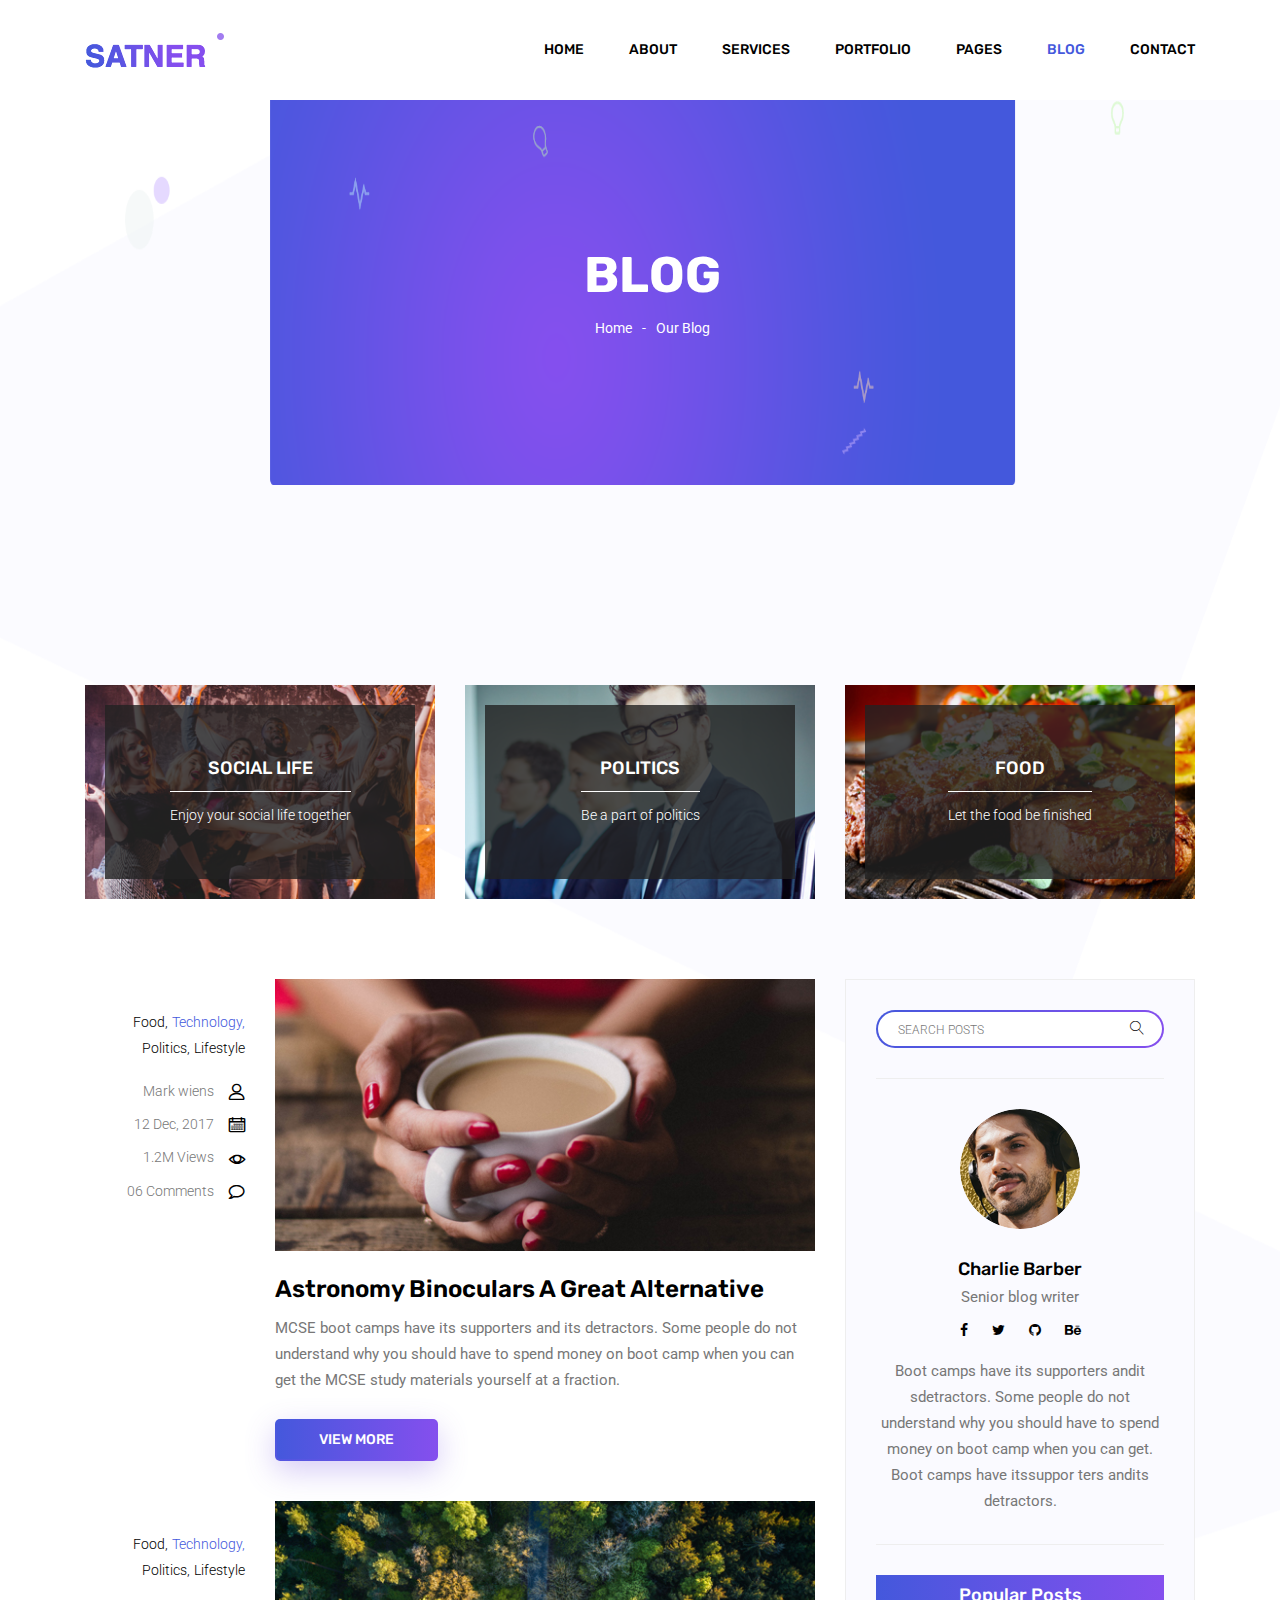
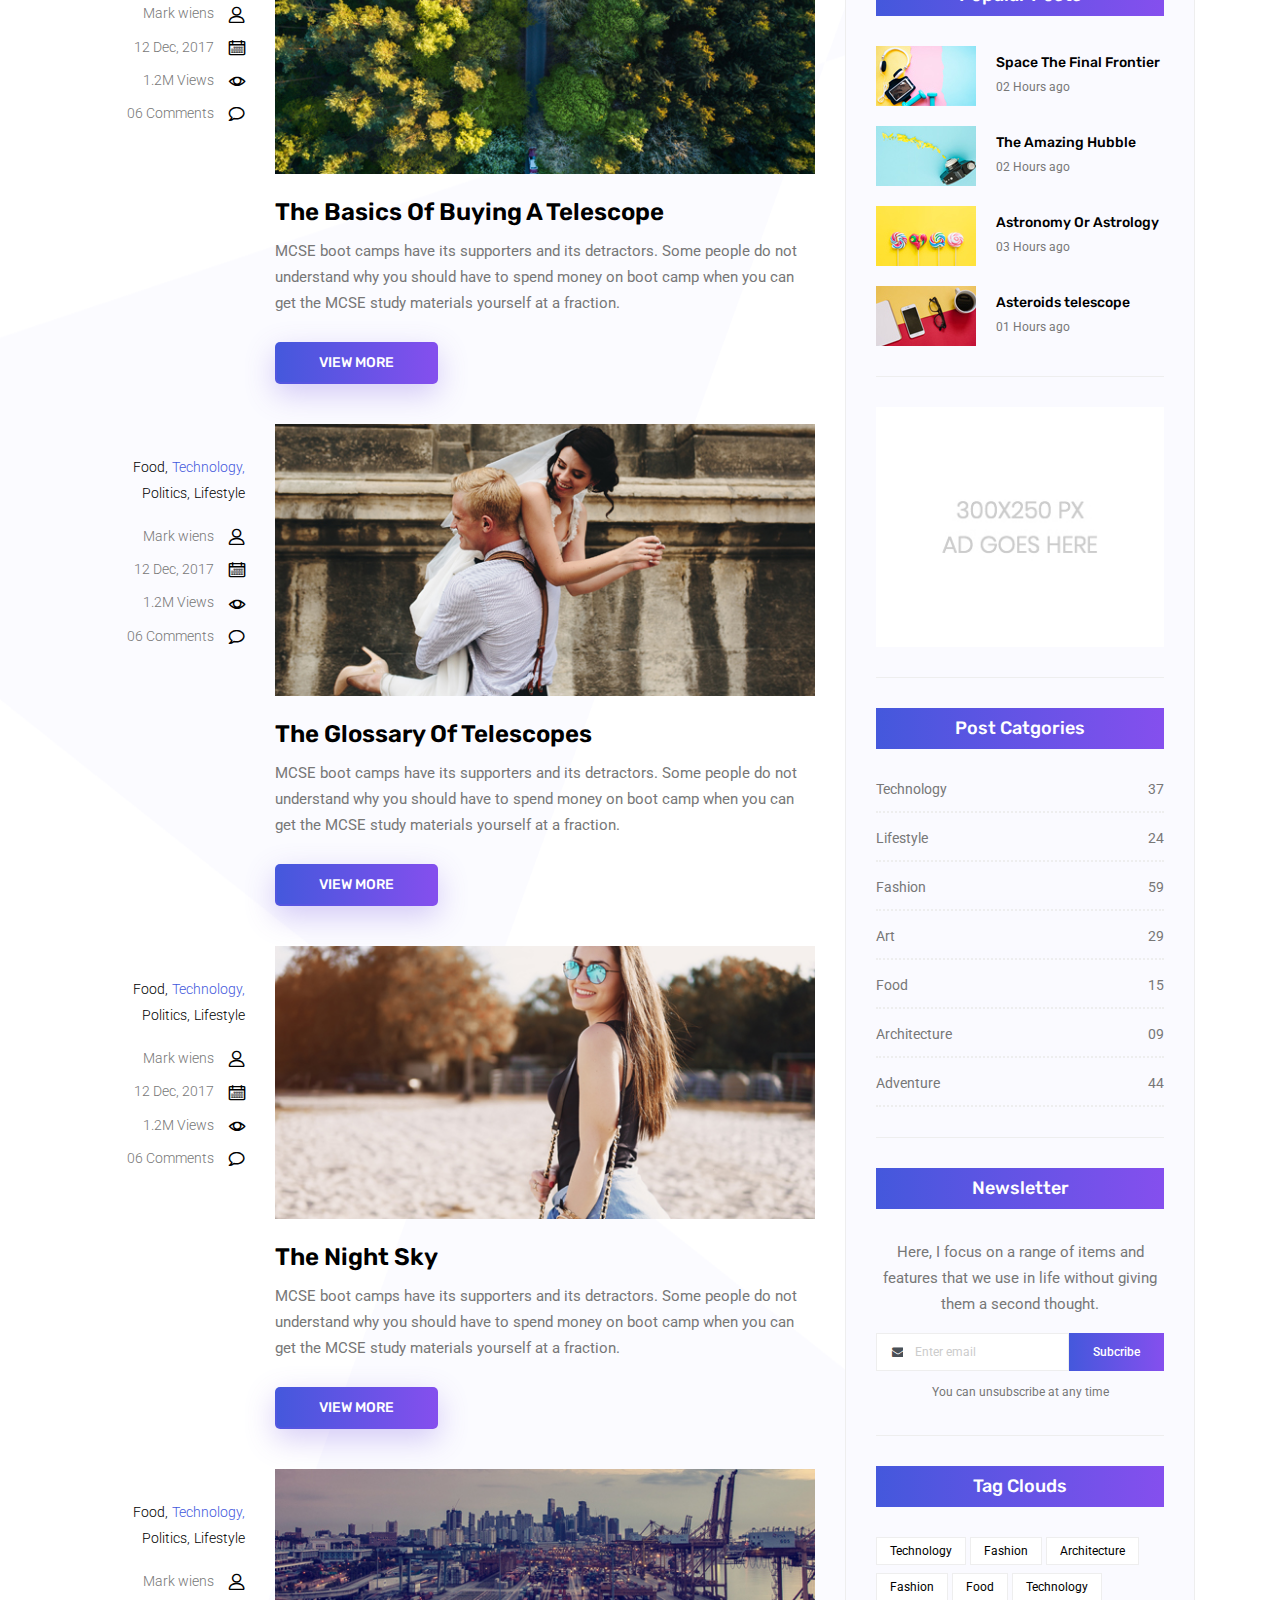
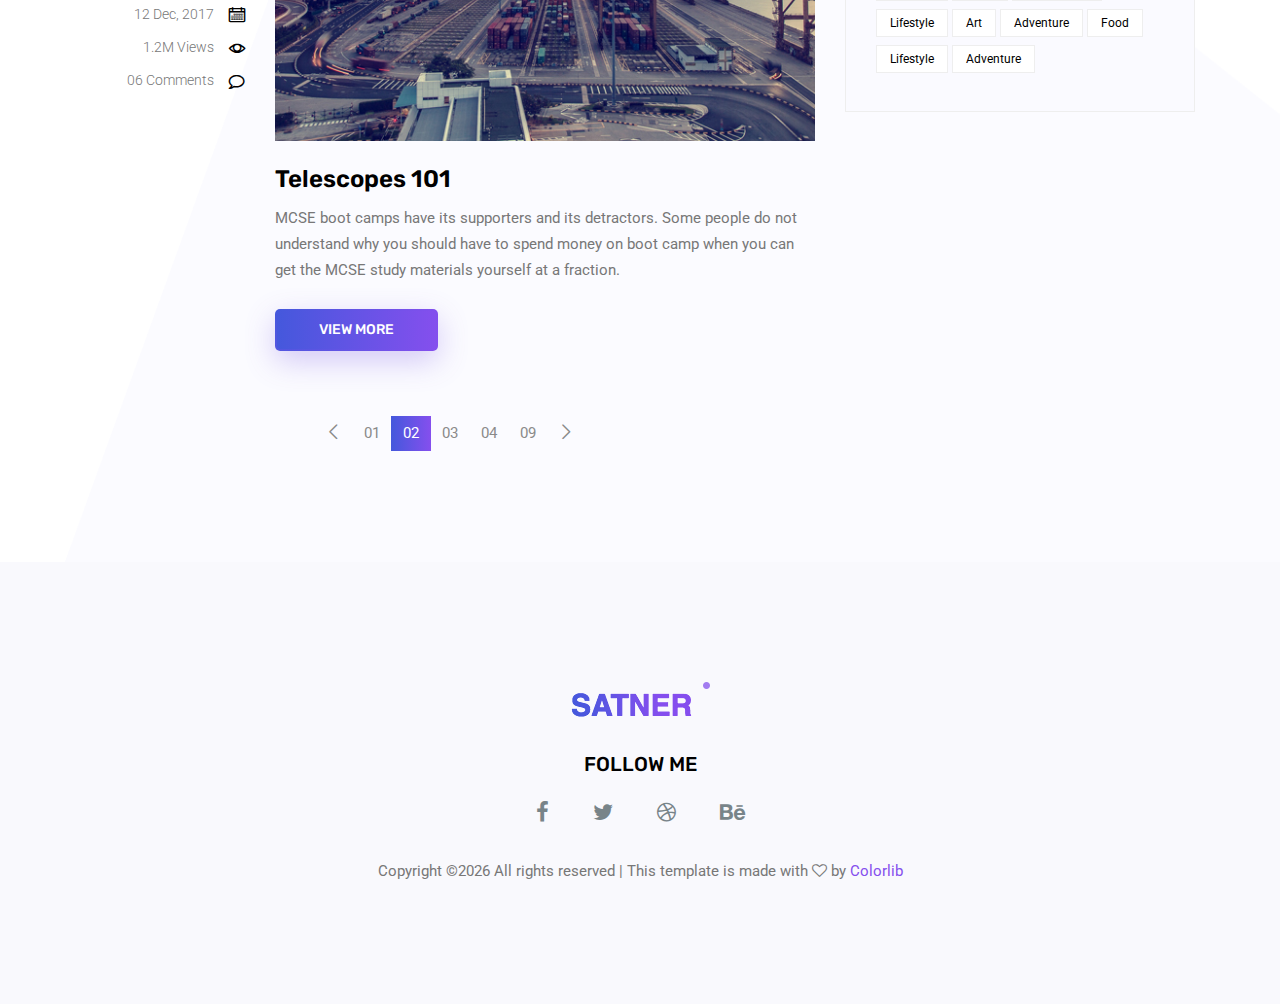
<file: blog.html>
<!doctype html>
<html lang="en">

<head>
	<!-- Required meta tags -->
	<meta charset="utf-8">
	<meta name="viewport" content="width=device-width, initial-scale=1, shrink-to-fit=no">
	<link rel="icon" href="img/favicon.png" type="image/png">
	<title>Blog</title>
	<!-- Bootstrap CSS -->
	<link rel="stylesheet" href="css/bootstrap.css">
	<link rel="stylesheet" href="vendors/linericon/style.css">
	<link rel="stylesheet" href="css/font-awesome.min.css">
	<link rel="stylesheet" href="vendors/owl-carousel/owl.carousel.min.css">
	<link rel="stylesheet" href="css/magnific-popup.css">
	<link rel="stylesheet" href="vendors/nice-select/css/nice-select.css">
	<!-- main css -->
	<link rel="stylesheet" href="css/style.css">
</head>

<body class="blog_version">

	<!--================ Start Header Area =================-->
	<header class="header_area">
		<div class="main_menu">
			<nav class="navbar navbar-expand-lg navbar-light">
				<div class="container">
					<!-- Brand and toggle get grouped for better mobile display -->
					<a class="navbar-brand logo_h" href="index.html"><img src="img/logo.png" alt=""></a>
					<button class="navbar-toggler" type="button" data-toggle="collapse" data-target="#navbarSupportedContent"
					 aria-controls="navbarSupportedContent" aria-expanded="false" aria-label="Toggle navigation">
						<span class="icon-bar"></span>
						<span class="icon-bar"></span>
						<span class="icon-bar"></span>
					</button>
					<!-- Collect the nav links, forms, and other content for toggling -->
					<div class="collapse navbar-collapse offset" id="navbarSupportedContent">
						<ul class="nav navbar-nav menu_nav justify-content-end">
							<li class="nav-item"><a class="nav-link" href="index.html">Home</a></li>
							<li class="nav-item"><a class="nav-link" href="about.html">About</a></li>
							<li class="nav-item"><a class="nav-link" href="services.html">Services</a></li>
							<li class="nav-item"><a class="nav-link" href="portfolio.html">Portfolio</a></li>
							<li class="nav-item submenu dropdown">
								<a href="blog.html#" class="nav-link dropdown-toggle" data-toggle="dropdown" role="button" aria-haspopup="true"
								 aria-expanded="false">Pages</a>
								<ul class="dropdown-menu">
                                    <li class="nav-item"><a class="nav-link" href="elements.html">Elements</a></li>
                                    <li class="nav-item"><a class="nav-link" href="portfolio-details.html">Portfolio Details</a></li>
								</ul>
							</li>
							<li class="nav-item submenu dropdown active">
								<a href="blog.html#" class="nav-link dropdown-toggle" data-toggle="dropdown" role="button" aria-haspopup="true"
								 aria-expanded="false">Blog</a>
								<ul class="dropdown-menu">
									<li class="nav-item"><a class="nav-link" href="blog.html">Blog</a></li>
									<li class="nav-item"><a class="nav-link" href="single-blog.html">Blog Details</a></li>
								</ul>
							</li>
							<li class="nav-item"><a class="nav-link" href="contact.html">Contact</a></li>
						</ul>
					</div>
				</div>
			</nav>
		</div>
	</header>
	<!--================ End Header Area =================-->

    <!--================ Start Banner Area =================-->
    <section class="banner_area">
        <div class="banner_inner d-flex align-items-center">
            <div class="container">
                <div class="banner_content text-center">
                    <h2>Blog</h2>
                    <div class="page_link">
                        <a href="index.html">Home</a>
                        <a href="blog.html">Our Blog</a>
                    </div>
                </div>
            </div>
        </div>
    </section>
    <!--================ End Banner Area =================-->
        
    <!--================Blog Categorie Area =================-->
    <section class="blog_categorie_area section_gap_top">
        <div class="container">
            <div class="row">
                <div class="col-lg-4">
                    <div class="categories_post">
                        <img src="img/blog/cat-post/cat-post-3.jpg" alt="post">
                        <div class="categories_details">
                            <div class="categories_text">
                                <a href="single-blog.html"><h5>Social Life</h5></a>
                                <div class="border_line"></div>
                                <p>Enjoy your social life together</p>
                            </div>
                        </div>
                    </div>
                </div>
                <div class="col-lg-4">
                    <div class="categories_post">
                        <img src="img/blog/cat-post/cat-post-2.jpg" alt="post">
                        <div class="categories_details">
                            <div class="categories_text">
                                <a href="single-blog.html"><h5>Politics</h5></a>
                                <div class="border_line"></div>
                                <p>Be a part of politics</p>
                            </div>
                        </div>
                    </div>
                </div>
                <div class="col-lg-4">
                    <div class="categories_post">
                        <img src="img/blog/cat-post/cat-post-1.jpg" alt="post">
                        <div class="categories_details">
                            <div class="categories_text">
                                <a href="single-blog.html"><h5>Food</h5></a>
                                <div class="border_line"></div>
                                <p>Let the food be finished</p>
                            </div>
                        </div>
                    </div>
                </div>
            </div>
        </div>
    </section>
    <!--================Blog Categorie Area =================-->
    
    <!--================Blog Area =================-->
    <section class="blog_area">
        <div class="container">
            <div class="row">
                <div class="col-lg-8">
                    <div class="blog_left_sidebar">
                        <article class="row blog_item">
                            <div class="col-md-3">
                                <div class="blog_info text-right">
                                    <div class="post_tag">
                                        <a href="blog.html#">Food,</a>
                                        <a class="active" href="blog.html#">Technology,</a>
                                        <a href="blog.html#">Politics,</a>
                                        <a href="blog.html#">Lifestyle</a>
                                    </div>
                                    <ul class="blog_meta list">
                                        <li><a href="blog.html#">Mark wiens<i class="lnr lnr-user"></i></a></li>
                                        <li><a href="blog.html#">12 Dec, 2017<i class="lnr lnr-calendar-full"></i></a></li>
                                        <li><a href="blog.html#">1.2M Views<i class="lnr lnr-eye"></i></a></li>
                                        <li><a href="blog.html#">06 Comments<i class="lnr lnr-bubble"></i></a></li>
                                    </ul>
                                </div>
                            </div>
                            <div class="col-md-9">
                                <div class="blog_post">
                                    <img src="img/blog/main-blog/m-blog-1.jpg" alt="">
                                    <div class="blog_details">
                                        <a href="single-blog.html"><h2>Astronomy Binoculars A Great Alternative</h2></a>
                                        <p>MCSE boot camps have its supporters and its detractors. Some people do not understand why you should have to spend money on boot camp when you can get the MCSE study materials yourself at a fraction.</p>
                                        <a href="single-blog.html" class="primary_btn"><span>View More</span></a>
                                    </div>
                                </div>
                            </div>
                        </article>
                        <article class="row blog_item">
                            <div class="col-md-3">
                                <div class="blog_info text-right">
                                    <div class="post_tag">
                                        <a href="blog.html#">Food,</a>
                                        <a class="active" href="blog.html#">Technology,</a>
                                        <a href="blog.html#">Politics,</a>
                                        <a href="blog.html#">Lifestyle</a>
                                    </div>
                                    <ul class="blog_meta list">
                                        <li><a href="blog.html#">Mark wiens<i class="lnr lnr-user"></i></a></li>
                                        <li><a href="blog.html#">12 Dec, 2017<i class="lnr lnr-calendar-full"></i></a></li>
                                        <li><a href="blog.html#">1.2M Views<i class="lnr lnr-eye"></i></a></li>
                                        <li><a href="blog.html#">06 Comments<i class="lnr lnr-bubble"></i></a></li>
                                    </ul>
                                </div>
                            </div>
                            <div class="col-md-9">
                                <div class="blog_post">
                                    <img src="img/blog/main-blog/m-blog-2.jpg" alt="">
                                    <div class="blog_details">
                                        <a href="single-blog.html"><h2>The Basics Of Buying A Telescope</h2></a>
                                        <p>MCSE boot camps have its supporters and its detractors. Some people do not understand why you should have to spend money on boot camp when you can get the MCSE study materials yourself at a fraction.</p>
                                        <a href="single-blog.html" class="primary_btn"><span>View More</span></a>
                                    </div>
                                </div>
                            </div>
                        </article>
                        <article class="row blog_item">
                            <div class="col-md-3">
                                <div class="blog_info text-right">
                                    <div class="post_tag">
                                        <a href="blog.html#">Food,</a>
                                        <a class="active" href="blog.html#">Technology,</a>
                                        <a href="blog.html#">Politics,</a>
                                        <a href="blog.html#">Lifestyle</a>
                                    </div>
                                    <ul class="blog_meta list">
                                        <li><a href="blog.html#">Mark wiens<i class="lnr lnr-user"></i></a></li>
                                        <li><a href="blog.html#">12 Dec, 2017<i class="lnr lnr-calendar-full"></i></a></li>
                                        <li><a href="blog.html#">1.2M Views<i class="lnr lnr-eye"></i></a></li>
                                        <li><a href="blog.html#">06 Comments<i class="lnr lnr-bubble"></i></a></li>
                                    </ul>
                                </div>
                            </div>
                            <div class="col-md-9">
                                <div class="blog_post">
                                    <img src="img/blog/main-blog/m-blog-3.jpg" alt="">
                                    <div class="blog_details">
                                        <a href="single-blog.html"><h2>The Glossary Of Telescopes</h2></a>
                                        <p>MCSE boot camps have its supporters and its detractors. Some people do not understand why you should have to spend money on boot camp when you can get the MCSE study materials yourself at a fraction.</p>
                                        <a href="single-blog.html" class="primary_btn"><span>View More</span></a>
                                    </div>
                                </div>
                            </div>
                        </article>
                        <article class="row blog_item">
                            <div class="col-md-3">
                                <div class="blog_info text-right">
                                    <div class="post_tag">
                                        <a href="blog.html#">Food,</a>
                                        <a class="active" href="blog.html#">Technology,</a>
                                        <a href="blog.html#">Politics,</a>
                                        <a href="blog.html#">Lifestyle</a>
                                    </div>
                                    <ul class="blog_meta list">
                                        <li><a href="blog.html#">Mark wiens<i class="lnr lnr-user"></i></a></li>
                                        <li><a href="blog.html#">12 Dec, 2017<i class="lnr lnr-calendar-full"></i></a></li>
                                        <li><a href="blog.html#">1.2M Views<i class="lnr lnr-eye"></i></a></li>
                                        <li><a href="blog.html#">06 Comments<i class="lnr lnr-bubble"></i></a></li>
                                    </ul>
                                </div>
                            </div>
                            <div class="col-md-9">
                                <div class="blog_post">
                                    <img src="img/blog/main-blog/m-blog-4.jpg" alt="">
                                    <div class="blog_details">
                                        <a href="single-blog.html"><h2>The Night Sky</h2></a>
                                        <p>MCSE boot camps have its supporters and its detractors. Some people do not understand why you should have to spend money on boot camp when you can get the MCSE study materials yourself at a fraction.</p>
                                        <a href="single-blog.html" class="primary_btn"><span>View More</span></a>
                                    </div>
                                </div>
                            </div>
                        </article>
                        <article class="row blog_item">
                            <div class="col-md-3">
                                <div class="blog_info text-right">
                                    <div class="post_tag">
                                        <a href="blog.html#">Food,</a>
                                        <a class="active" href="blog.html#">Technology,</a>
                                        <a href="blog.html#">Politics,</a>
                                        <a href="blog.html#">Lifestyle</a>
                                    </div>
                                    <ul class="blog_meta list">
                                        <li><a href="blog.html#">Mark wiens<i class="lnr lnr-user"></i></a></li>
                                        <li><a href="blog.html#">12 Dec, 2017<i class="lnr lnr-calendar-full"></i></a></li>
                                        <li><a href="blog.html#">1.2M Views<i class="lnr lnr-eye"></i></a></li>
                                        <li><a href="blog.html#">06 Comments<i class="lnr lnr-bubble"></i></a></li>
                                    </ul>
                                </div>
                            </div>
                            <div class="col-md-9">
                                <div class="blog_post">
                                    <img src="img/blog/main-blog/m-blog-5.jpg" alt="">
                                    <div class="blog_details">
                                        <a href="single-blog.html"><h2>Telescopes 101</h2></a>
                                        <p>MCSE boot camps have its supporters and its detractors. Some people do not understand why you should have to spend money on boot camp when you can get the MCSE study materials yourself at a fraction.</p>
                                        <a href="single-blog.html" class="primary_btn"><span>View More</span></a>
                                    </div>
                                </div>
                            </div>
                        </article>
                        <nav class="blog-pagination justify-content-center d-flex">
                            <ul class="pagination">
                                <li class="page-item">
                                    <a href="blog.html#" class="page-link" aria-label="Previous">
                                        <span aria-hidden="true">
                                            <span class="lnr lnr-chevron-left"></span>
                                        </span>
                                    </a>
                                </li>
                                <li class="page-item"><a href="blog.html#" class="page-link">01</a></li>
                                <li class="page-item active"><a href="blog.html#" class="page-link">02</a></li>
                                <li class="page-item"><a href="blog.html#" class="page-link">03</a></li>
                                <li class="page-item"><a href="blog.html#" class="page-link">04</a></li>
                                <li class="page-item"><a href="blog.html#" class="page-link">09</a></li>
                                <li class="page-item">
                                    <a href="blog.html#" class="page-link" aria-label="Next">
                                        <span aria-hidden="true">
                                            <span class="lnr lnr-chevron-right"></span>
                                        </span>
                                    </a>
                                </li>
                            </ul>
                        </nav>
                    </div>
                </div>
                <div class="col-lg-4">
                    <div class="blog_right_sidebar">
                        <aside class="single_sidebar_widget search_widget">
                            <div class="input-group">
                                <input type="text" class="form-control" placeholder="Search Posts">
                                <span class="input-group-btn">
                                    <button class="btn btn-default" type="button"><i class="lnr lnr-magnifier"></i></button>
                                </span>
                            </div><!-- /input-group -->
                            <div class="br"></div>
                        </aside>
                        <aside class="single_sidebar_widget author_widget">
                            <img class="author_img rounded-circle" src="img/blog/author.png" alt="">
                            <h4>Charlie Barber</h4>
                            <p>Senior blog writer</p>
                            <div class="social_icon">
                                <a href="blog.html#"><i class="fa fa-facebook"></i></a>
                                <a href="blog.html#"><i class="fa fa-twitter"></i></a>
                                <a href="blog.html#"><i class="fa fa-github"></i></a>
                                <a href="blog.html#"><i class="fa fa-behance"></i></a>
                            </div>
                            <p>Boot camps have its supporters andit sdetractors. Some people do not understand why you should have to spend money on boot camp when you can get. Boot camps have itssuppor ters andits detractors.</p>
                            <div class="br"></div>
                        </aside>
                        <aside class="single_sidebar_widget popular_post_widget">
                            <h3 class="widget_title">Popular Posts</h3>
                            <div class="media post_item">
                                <img src="img/blog/popular-post/post1.jpg" alt="post">
                                <div class="media-body">
                                    <a href="single-blog.html"><h3>Space The Final Frontier</h3></a>
                                    <p>02 Hours ago</p>
                                </div>
                            </div>
                            <div class="media post_item">
                                <img src="img/blog/popular-post/post2.jpg" alt="post">
                                <div class="media-body">
                                    <a href="single-blog.html"><h3>The Amazing Hubble</h3></a>
                                    <p>02 Hours ago</p>
                                </div>
                            </div>
                            <div class="media post_item">
                                <img src="img/blog/popular-post/post3.jpg" alt="post">
                                <div class="media-body">
                                    <a href="single-blog.html"><h3>Astronomy Or Astrology</h3></a>
                                    <p>03 Hours ago</p>
                                </div>
                            </div>
                            <div class="media post_item">
                                <img src="img/blog/popular-post/post4.jpg" alt="post">
                                <div class="media-body">
                                    <a href="single-blog.html"><h3>Asteroids telescope</h3></a>
                                    <p>01 Hours ago</p>
                                </div>
                            </div>
                            <div class="br"></div>
                        </aside>
                        <aside class="single_sidebar_widget ads_widget">
                            <a href="blog.html#"><img class="img-fluid" src="img/blog/add.jpg" alt=""></a>
                            <div class="br"></div>
                        </aside>
                        <aside class="single_sidebar_widget post_category_widget">
                            <h4 class="widget_title">Post Catgories</h4>
                            <ul class="list cat-list">
                                <li>
                                    <a href="blog.html#" class="d-flex justify-content-between">
                                        <p>Technology</p>
                                        <p>37</p>
                                    </a>
                                </li>
                                <li>
                                    <a href="blog.html#" class="d-flex justify-content-between">
                                        <p>Lifestyle</p>
                                        <p>24</p>
                                    </a>
                                </li>
                                <li>
                                    <a href="blog.html#" class="d-flex justify-content-between">
                                        <p>Fashion</p>
                                        <p>59</p>
                                    </a>
                                </li>
                                <li>
                                    <a href="blog.html#" class="d-flex justify-content-between">
                                        <p>Art</p>
                                        <p>29</p>
                                    </a>
                                </li>
                                <li>
                                    <a href="blog.html#" class="d-flex justify-content-between">
                                        <p>Food</p>
                                        <p>15</p>
                                    </a>
                                </li>
                                <li>
                                    <a href="blog.html#" class="d-flex justify-content-between">
                                        <p>Architecture</p>
                                        <p>09</p>
                                    </a>
                                </li>
                                <li>
                                    <a href="blog.html#" class="d-flex justify-content-between">
                                        <p>Adventure</p>
                                        <p>44</p>
                                    </a>
                                </li>															
                            </ul>
                            <div class="br"></div>
                        </aside>
                        <aside class="single-sidebar-widget newsletter_widget">
                            <h4 class="widget_title">Newsletter</h4>
                            <p>
                            Here, I focus on a range of items and features that we use in life without
                            giving them a second thought.
                            </p>
                            <div class="form-group d-flex flex-row">
                                <div class="input-group">
                                    <div class="input-group-prepend">
                                        <div class="input-group-text"><i class="fa fa-envelope" aria-hidden="true"></i></div>
                                    </div>
                                    <input type="text" class="form-control" id="inlineFormInputGroup" placeholder="Enter email" onfocus="this.placeholder = ''" onblur="this.placeholder = 'Enter email'">
                                </div>
                                <a href="blog.html#" class="bbtns">Subcribe</a>
                            </div>	
                            <p class="text-bottom">You can unsubscribe at any time</p>	
                            <div class="br"></div>							
                        </aside>
                        <aside class="single-sidebar-widget tag_cloud_widget">
                            <h4 class="widget_title">Tag Clouds</h4>
                            <ul class="list">
                                <li><a href="blog.html#">Technology</a></li>
                                <li><a href="blog.html#">Fashion</a></li>
                                <li><a href="blog.html#">Architecture</a></li>
                                <li><a href="blog.html#">Fashion</a></li>
                                <li><a href="blog.html#">Food</a></li>
                                <li><a href="blog.html#">Technology</a></li>
                                <li><a href="blog.html#">Lifestyle</a></li>
                                <li><a href="blog.html#">Art</a></li>
                                <li><a href="blog.html#">Adventure</a></li>
                                <li><a href="blog.html#">Food</a></li>
                                <li><a href="blog.html#">Lifestyle</a></li>
                                <li><a href="blog.html#">Adventure</a></li>
                            </ul>
                        </aside>
                    </div>
                </div>
            </div>
        </div>
    </section>
    <!--================Blog Area =================-->
    
    <!--================Footer Area =================-->
	<footer class="footer_area">
        <div class="container">
            <div class="row justify-content-center">
                <div class="col-lg-12">
                    <div class="footer_top flex-column">
                        <div class="footer_logo">
                            <a href="blog.html#">
                                <img src="img/logo.png" alt="">
                            </a>
                            <h4>Follow Me</h4>
                        </div>
                        <div class="footer_social">
                            <a href="blog.html#"><i class="fa fa-facebook"></i></a>
                            <a href="blog.html#"><i class="fa fa-twitter"></i></a>
                            <a href="blog.html#"><i class="fa fa-dribbble"></i></a>
                            <a href="blog.html#"><i class="fa fa-behance"></i></a>
                        </div>
                    </div>
                </div>
            </div>
            <div class="row footer_bottom justify-content-center">
                <p class="col-lg-8 col-sm-12 footer-text">
                    <!-- Link back to Colorlib can't be removed. Template is licensed under CC BY 3.0. -->
Copyright &copy;<script>document.write(new Date().getFullYear());</script> All rights reserved | This template is made with <i class="fa fa-heart-o" aria-hidden="true"></i> by <a href="https://colorlib.com" target="_blank">Colorlib</a>
<!-- Link back to Colorlib can't be removed. Template is licensed under CC BY 3.0. --></p>
            </div>
        </div>
    </footer>
    <!--================End Footer Area =================-->
   
    <!-- Optional JavaScript -->
    <!-- jQuery first, then Popper.js, then Bootstrap JS -->
    <script src="js/jquery-3.2.1.min.js"></script>
    <script src="js/popper.js"></script>
    <script src="js/bootstrap.min.js"></script>
    <script src="js/stellar.js"></script>
    <script src="vendors/lightbox/simpleLightbox.min.js"></script>
    <script src="vendors/nice-select/js/jquery.nice-select.min.js"></script>
    <script src="vendors/isotope/imagesloaded.pkgd.min.js"></script>
    <script src="vendors/isotope/isotope-min.js"></script>
    <script src="vendors/owl-carousel/owl.carousel.min.js"></script>
    <script src="js/jquery.ajaxchimp.min.js"></script>
    <script src="js/mail-script.js"></script>
    <script src="js/theme.js"></script>
</body>
</html>
</file>
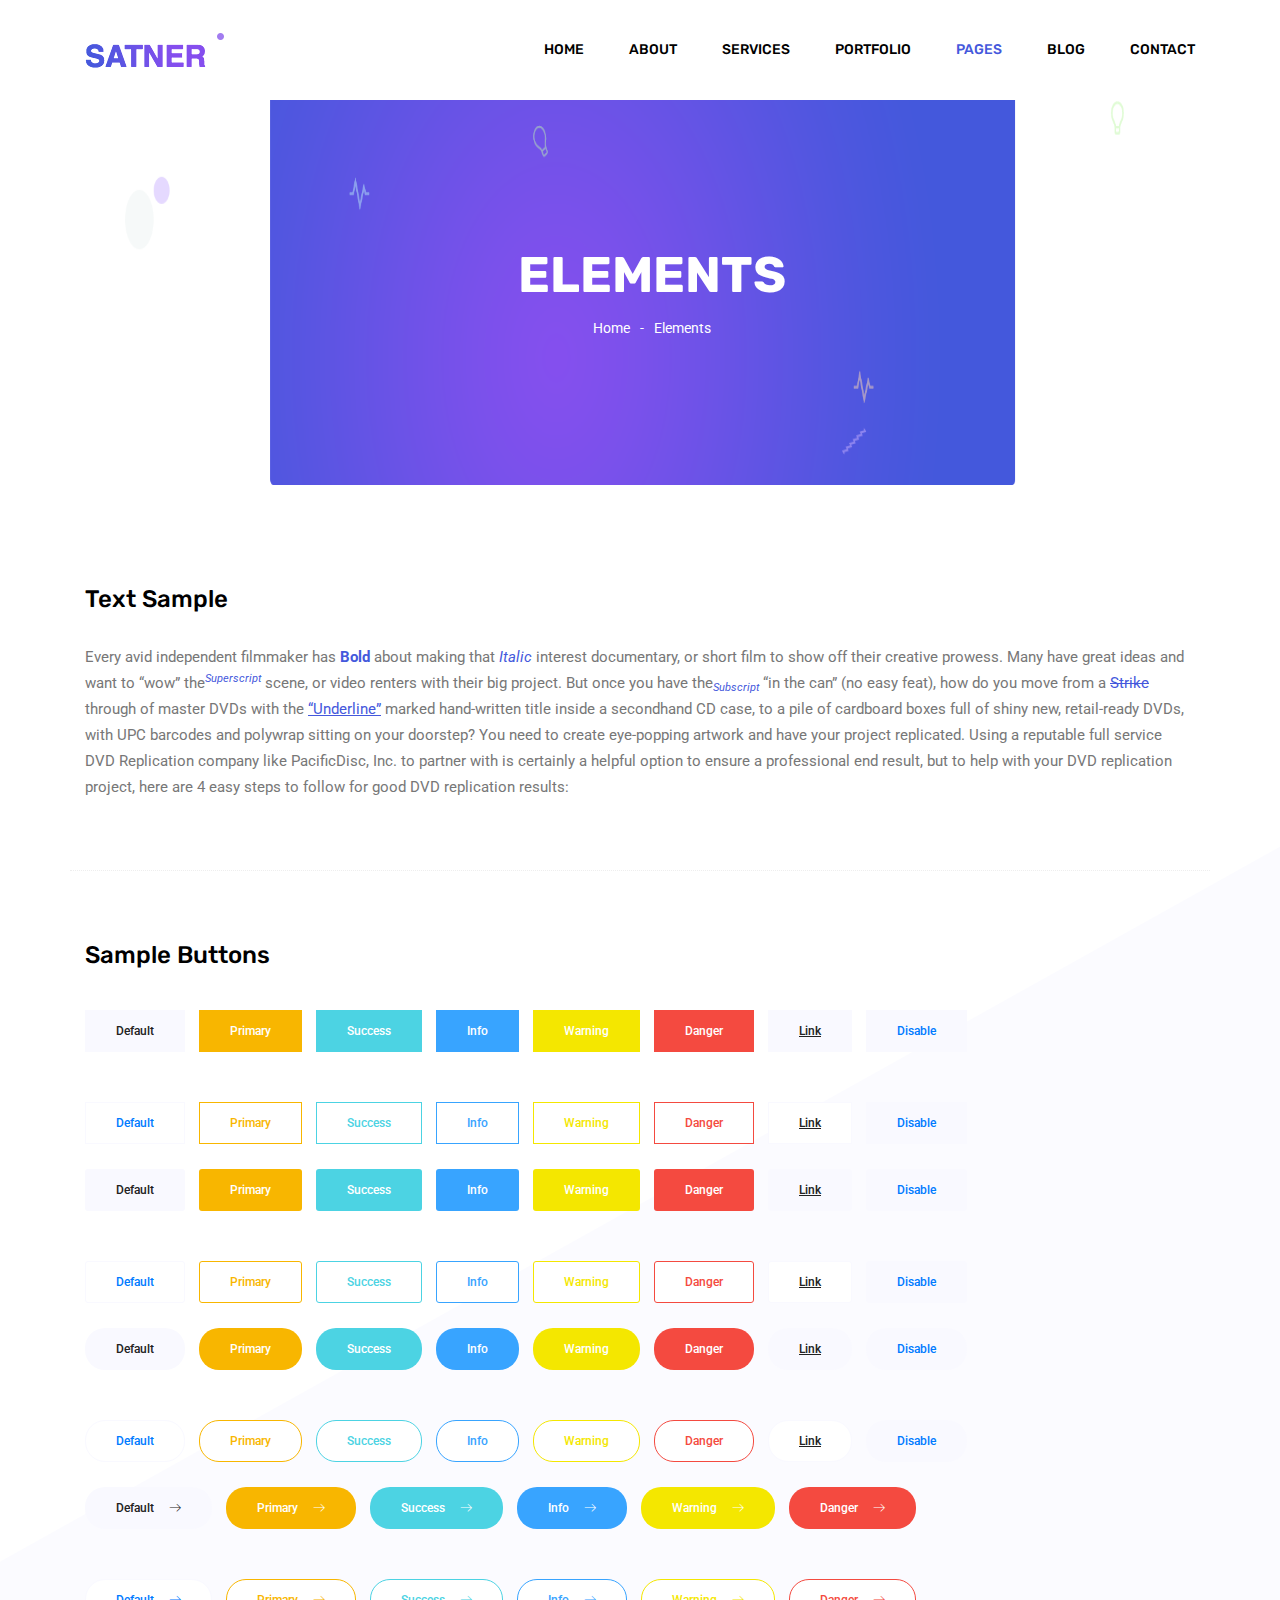
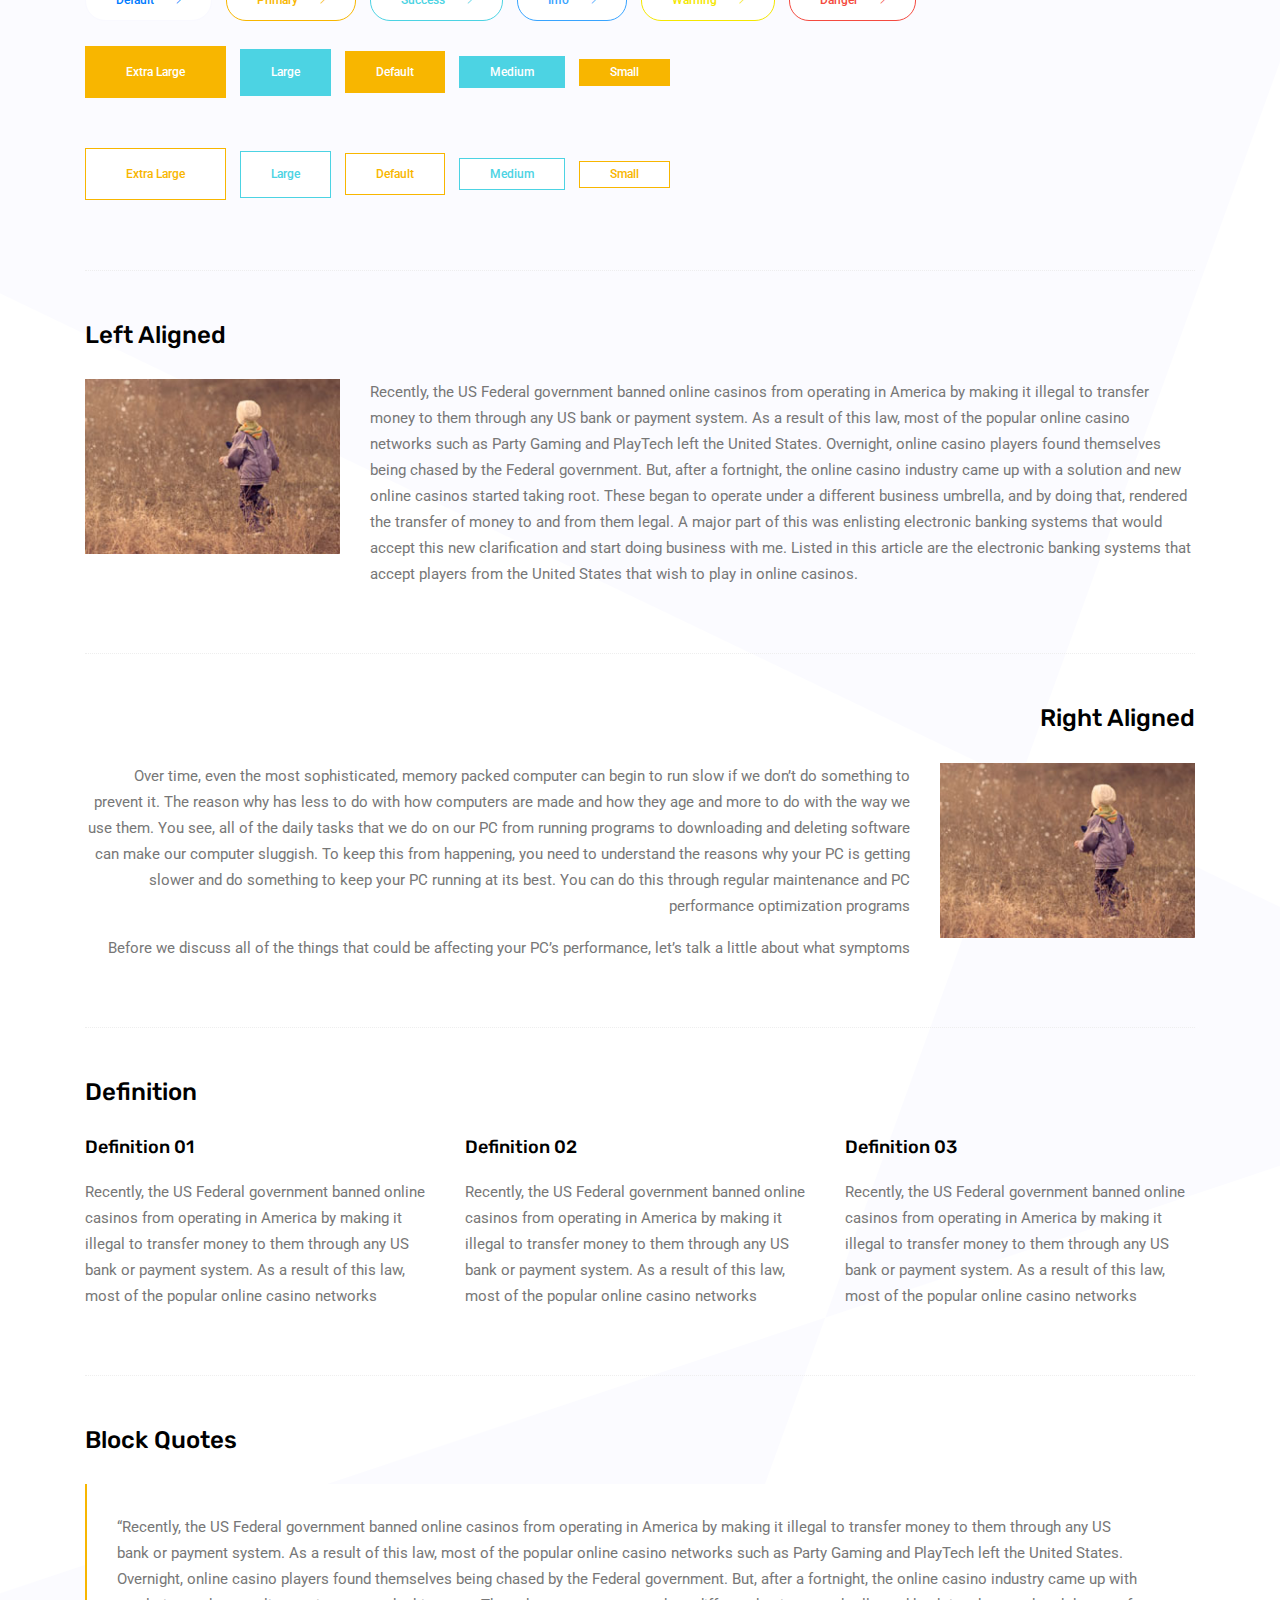
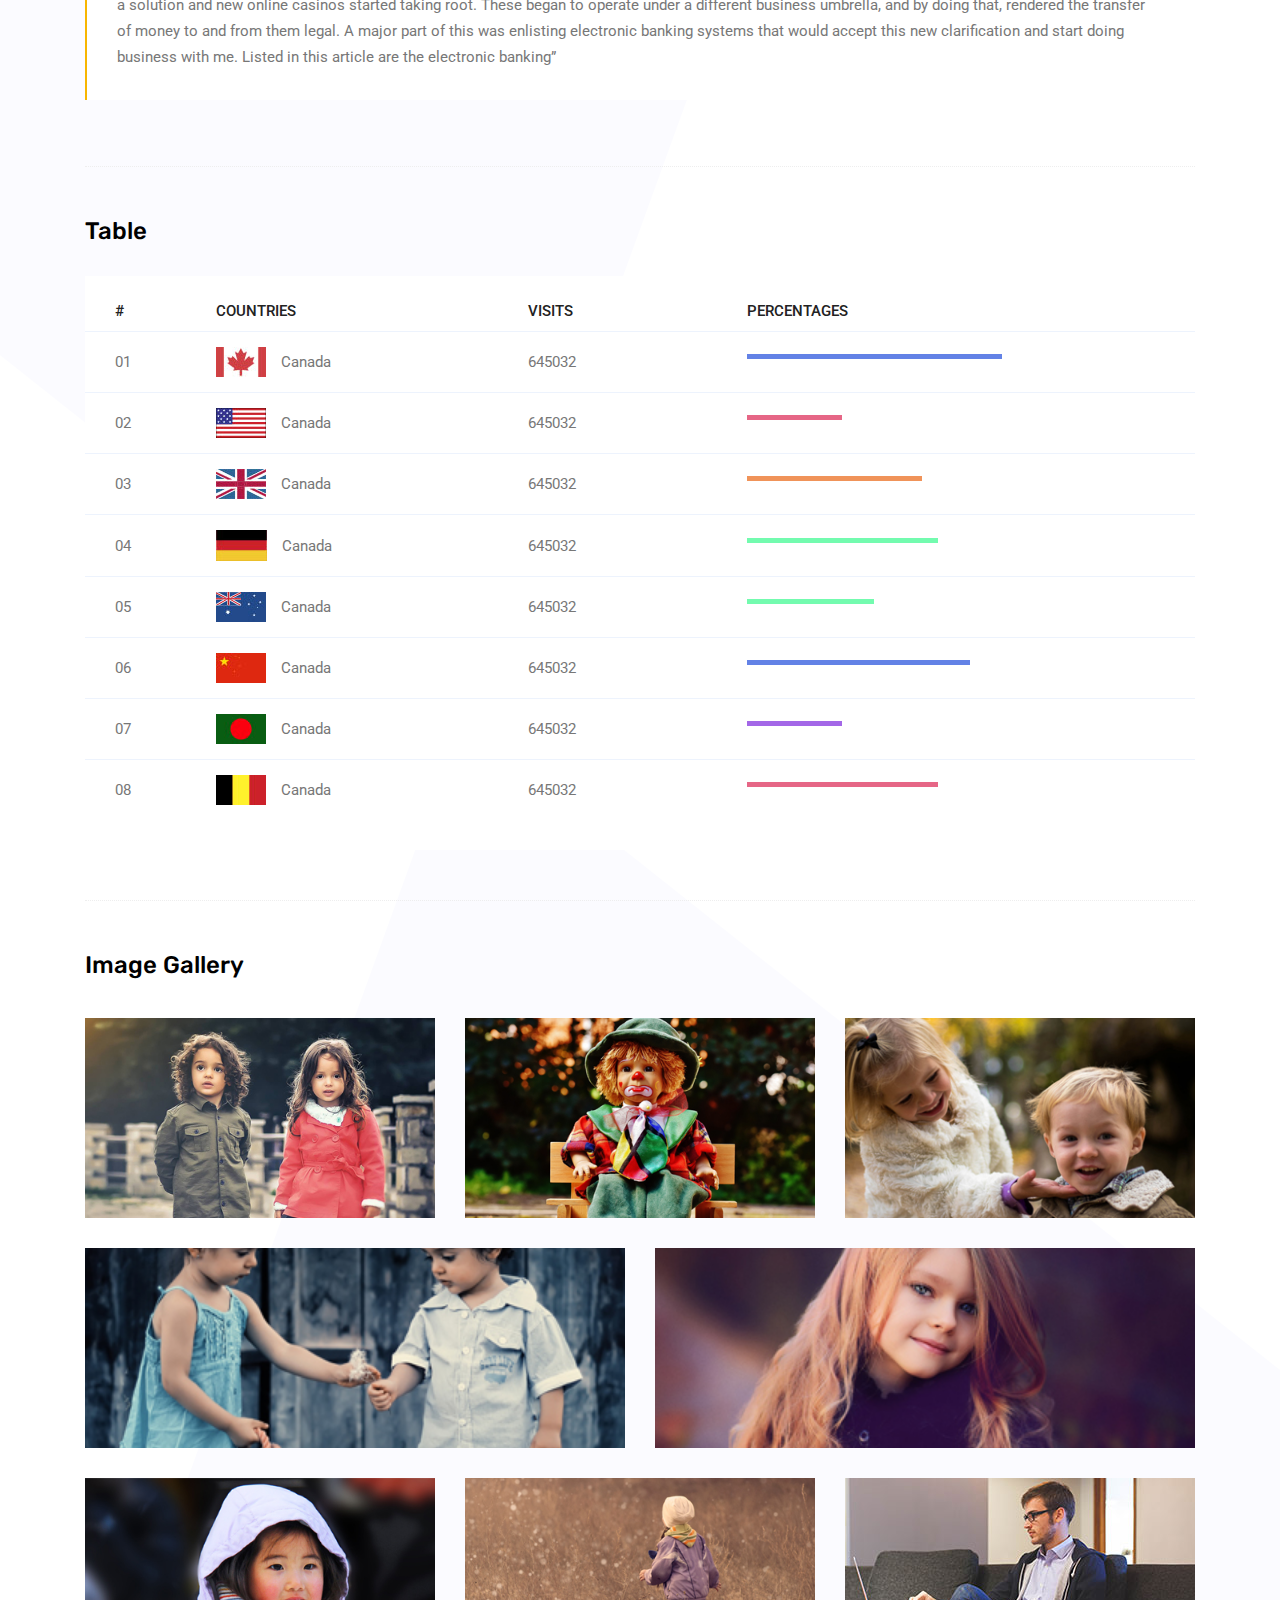
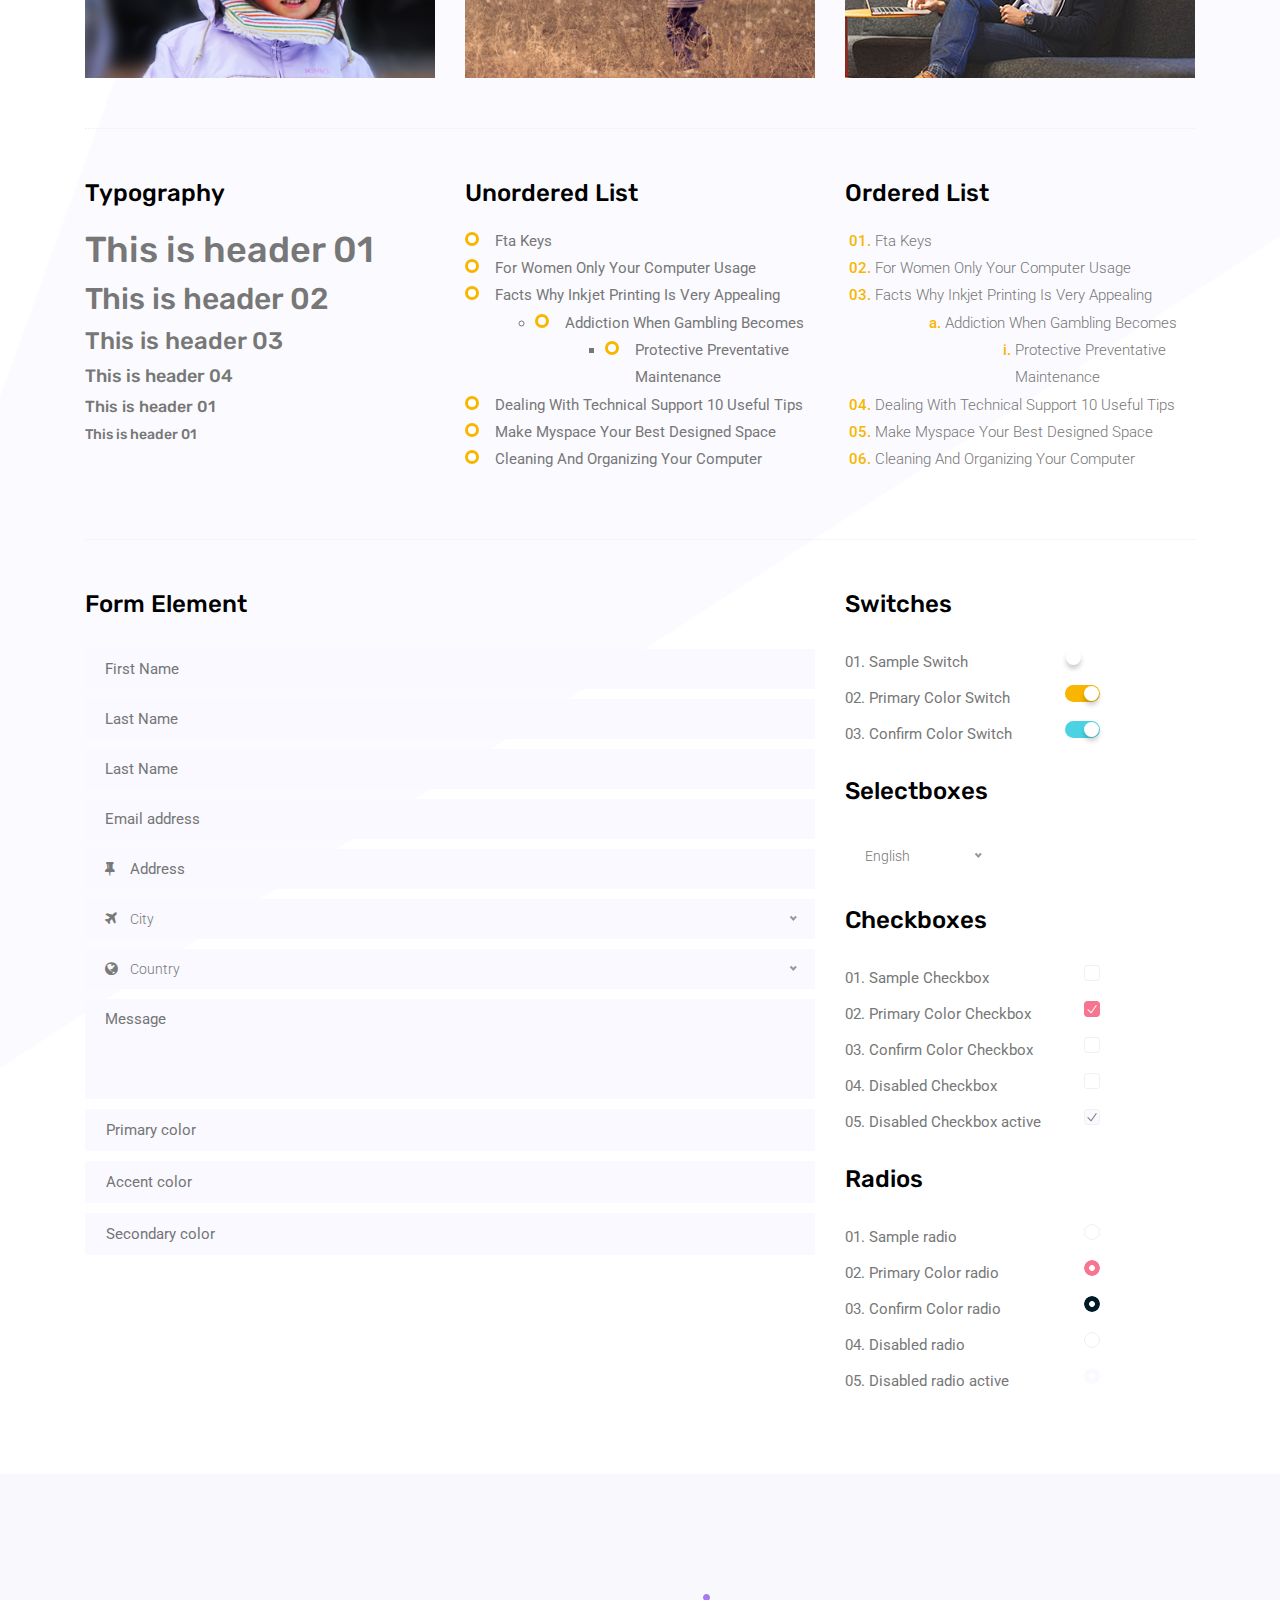
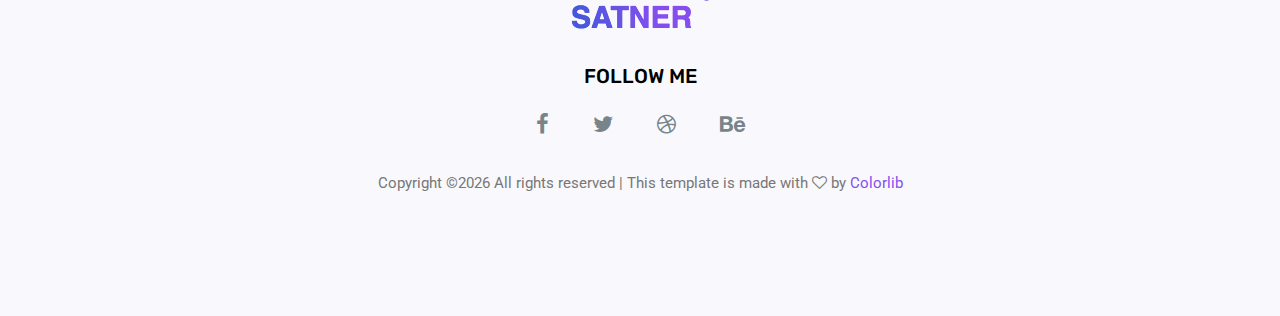
<file: elements.html>
<!doctype html>
<html lang="en">

<head>
	<!-- Required meta tags -->
	<meta charset="utf-8">
	<meta name="viewport" content="width=device-width, initial-scale=1, shrink-to-fit=no">
	<link rel="icon" href="img/favicon.png" type="image/png">
	<title>Elements</title>
	<!-- Bootstrap CSS -->
	<link rel="stylesheet" href="css/bootstrap.css">
	<link rel="stylesheet" href="vendors/linericon/style.css">
	<link rel="stylesheet" href="css/font-awesome.min.css">
	<link rel="stylesheet" href="vendors/owl-carousel/owl.carousel.min.css">
	<link rel="stylesheet" href="css/magnific-popup.css">
	<link rel="stylesheet" href="vendors/nice-select/css/nice-select.css">
	<!-- main css -->
	<link rel="stylesheet" href="css/style.css">
</head>

<body class="blog_version">

	<!--================ Start Header Area =================-->
	<header class="header_area">
		<div class="main_menu">
			<nav class="navbar navbar-expand-lg navbar-light">
				<div class="container">
					<!-- Brand and toggle get grouped for better mobile display -->
					<a class="navbar-brand logo_h" href="index.html"><img src="img/logo.png" alt=""></a>
					<button class="navbar-toggler" type="button" data-toggle="collapse" data-target="#navbarSupportedContent"
					 aria-controls="navbarSupportedContent" aria-expanded="false" aria-label="Toggle navigation">
						<span class="icon-bar"></span>
						<span class="icon-bar"></span>
						<span class="icon-bar"></span>
					</button>
					<!-- Collect the nav links, forms, and other content for toggling -->
					<div class="collapse navbar-collapse offset" id="navbarSupportedContent">
						<ul class="nav navbar-nav menu_nav justify-content-end">
							<li class="nav-item"><a class="nav-link" href="index.html">Home</a></li>
							<li class="nav-item"><a class="nav-link" href="about.html">About</a></li>
							<li class="nav-item"><a class="nav-link" href="services.html">Services</a></li>
							<li class="nav-item"><a class="nav-link" href="portfolio.html">Portfolio</a></li>
							<li class="nav-item submenu dropdown active">
								<a href="elements.html#" class="nav-link dropdown-toggle" data-toggle="dropdown" role="button" aria-haspopup="true"
								 aria-expanded="false">Pages</a>
								<ul class="dropdown-menu">
                                    <li class="nav-item"><a class="nav-link" href="elements.html">Elements</a></li>
                                    <li class="nav-item"><a class="nav-link" href="portfolio-details.html">Portfolio Details</a></li>
								</ul>
							</li>
							<li class="nav-item submenu dropdown">
								<a href="elements.html#" class="nav-link dropdown-toggle" data-toggle="dropdown" role="button" aria-haspopup="true"
								 aria-expanded="false">Blog</a>
								<ul class="dropdown-menu">
									<li class="nav-item"><a class="nav-link" href="blog.html">Blog</a></li>
									<li class="nav-item"><a class="nav-link" href="single-blog.html">Blog Details</a></li>
								</ul>
							</li>
							<li class="nav-item"><a class="nav-link" href="contact.html">Contact</a></li>
						</ul>
					</div>
				</div>
			</nav>
		</div>
	</header>
	<!--================ End Header Area =================-->

    <!--================ Start Banner Area =================-->
    <section class="banner_area">
        <div class="banner_inner d-flex align-items-center">
            <div class="container">
                <div class="banner_content text-center">
                    <h2>Elements</h2>
                    <div class="page_link">
                        <a href="index.html">Home</a>
                        <a href="elements.html">Elements</a>
                    </div>
                </div>
            </div>
        </div>
    </section>
    <!--================ End Banner Area =================-->
        
	<!-- Start Sample Area -->
	<section class="sample-text-area">
		<div class="container">
			<h3 class="text-heading title_color">Text Sample</h3>
			<p class="sample-text">
				Every avid independent filmmaker has <b>Bold</b> about making that <i>Italic</i> interest documentary, or short film to show off their creative prowess. Many have great ideas and want to “wow” the<sup>Superscript</sup> scene, or video renters with their big project.  But once you have the<sub>Subscript</sub> “in the can” (no easy feat), how do you move from a <del>Strike</del> through of master DVDs with the <u>“Underline”</u> marked hand-written title inside a secondhand CD case, to a pile of cardboard boxes full of shiny new, retail-ready DVDs, with UPC barcodes and polywrap sitting on your doorstep?  You need to create eye-popping artwork and have your project replicated. Using a reputable full service DVD Replication company like PacificDisc, Inc. to partner with is certainly a helpful option to ensure a professional end result, but to help with your DVD replication project, here are 4 easy steps to follow for good DVD replication results: 

			</p>
		</div>
	</section>
	<!-- End Sample Area -->

	<!-- Start Button -->
	<section class="button-area">
		<div class="container border-top-generic">
			<h3 class="text-heading title_color">Sample Buttons</h3>
			<div class="button-group-area">
				<a href="elements.html#" class="genric-btn default">Default</a>
				<a href="elements.html#" class="genric-btn primary">Primary</a>
				<a href="elements.html#" class="genric-btn success">Success</a>
				<a href="elements.html#" class="genric-btn info">Info</a>
				<a href="elements.html#" class="genric-btn warning">Warning</a>
				<a href="elements.html#" class="genric-btn danger">Danger</a>
				<a href="elements.html#" class="genric-btn link">Link</a>
				<a href="elements.html#" class="genric-btn disable">Disable</a>
			</div>
			<div class="button-group-area mt-10">
				<a href="elements.html#" class="genric-btn default-border">Default</a>
				<a href="elements.html#" class="genric-btn primary-border">Primary</a>
				<a href="elements.html#" class="genric-btn success-border">Success</a>
				<a href="elements.html#" class="genric-btn info-border">Info</a>
				<a href="elements.html#" class="genric-btn warning-border">Warning</a>
				<a href="elements.html#" class="genric-btn danger-border">Danger</a>
				<a href="elements.html#" class="genric-btn link-border">Link</a>
				<a href="elements.html#" class="genric-btn disable">Disable</a>
			</div>
			<div class="button-group-area mt-40">
				<a href="elements.html#" class="genric-btn default radius">Default</a>
				<a href="elements.html#" class="genric-btn primary radius">Primary</a>
				<a href="elements.html#" class="genric-btn success radius">Success</a>
				<a href="elements.html#" class="genric-btn info radius">Info</a>
				<a href="elements.html#" class="genric-btn warning radius">Warning</a>
				<a href="elements.html#" class="genric-btn danger radius">Danger</a>
				<a href="elements.html#" class="genric-btn link radius">Link</a>
				<a href="elements.html#" class="genric-btn disable radius">Disable</a>
			</div>
			<div class="button-group-area mt-10">
				<a href="elements.html#" class="genric-btn default-border radius">Default</a>
				<a href="elements.html#" class="genric-btn primary-border radius">Primary</a>
				<a href="elements.html#" class="genric-btn success-border radius">Success</a>
				<a href="elements.html#" class="genric-btn info-border radius">Info</a>
				<a href="elements.html#" class="genric-btn warning-border radius">Warning</a>
				<a href="elements.html#" class="genric-btn danger-border radius">Danger</a>
				<a href="elements.html#" class="genric-btn link-border radius">Link</a>
				<a href="elements.html#" class="genric-btn disable radius">Disable</a>
			</div>
			<div class="button-group-area mt-40">
				<a href="elements.html#" class="genric-btn default circle">Default</a>
				<a href="elements.html#" class="genric-btn primary circle">Primary</a>
				<a href="elements.html#" class="genric-btn success circle">Success</a>
				<a href="elements.html#" class="genric-btn info circle">Info</a>
				<a href="elements.html#" class="genric-btn warning circle">Warning</a>
				<a href="elements.html#" class="genric-btn danger circle">Danger</a>
				<a href="elements.html#" class="genric-btn link circle">Link</a>
				<a href="elements.html#" class="genric-btn disable circle">Disable</a>
			</div>
			<div class="button-group-area mt-10">
				<a href="elements.html#" class="genric-btn default-border circle">Default</a>
				<a href="elements.html#" class="genric-btn primary-border circle">Primary</a>
				<a href="elements.html#" class="genric-btn success-border circle">Success</a>
				<a href="elements.html#" class="genric-btn info-border circle">Info</a>
				<a href="elements.html#" class="genric-btn warning-border circle">Warning</a>
				<a href="elements.html#" class="genric-btn danger-border circle">Danger</a>
				<a href="elements.html#" class="genric-btn link-border circle">Link</a>
				<a href="elements.html#" class="genric-btn disable circle">Disable</a>
			</div>
			<div class="button-group-area mt-40">
				<a href="elements.html#" class="genric-btn default circle arrow">Default<span class="lnr lnr-arrow-right"></span></a>
				<a href="elements.html#" class="genric-btn primary circle arrow">Primary<span class="lnr lnr-arrow-right"></span></a>
				<a href="elements.html#" class="genric-btn success circle arrow">Success<span class="lnr lnr-arrow-right"></span></a>
				<a href="elements.html#" class="genric-btn info circle arrow">Info<span class="lnr lnr-arrow-right"></span></a>
				<a href="elements.html#" class="genric-btn warning circle arrow">Warning<span class="lnr lnr-arrow-right"></span></a>
				<a href="elements.html#" class="genric-btn danger circle arrow">Danger<span class="lnr lnr-arrow-right"></span></a>
			</div>
			<div class="button-group-area mt-10">
				<a href="elements.html#" class="genric-btn default-border circle arrow">Default<span class="lnr lnr-arrow-right"></span></a>
				<a href="elements.html#" class="genric-btn primary-border circle arrow">Primary<span class="lnr lnr-arrow-right"></span></a>
				<a href="elements.html#" class="genric-btn success-border circle arrow">Success<span class="lnr lnr-arrow-right"></span></a>
				<a href="elements.html#" class="genric-btn info-border circle arrow">Info<span class="lnr lnr-arrow-right"></span></a>
				<a href="elements.html#" class="genric-btn warning-border circle arrow">Warning<span class="lnr lnr-arrow-right"></span></a>
				<a href="elements.html#" class="genric-btn danger-border circle arrow">Danger<span class="lnr lnr-arrow-right"></span></a>
			</div>
			<div class="button-group-area mt-40">
				<a href="elements.html#" class="genric-btn primary e-large">Extra Large</a>
				<a href="elements.html#" class="genric-btn success large">Large</a>
				<a href="elements.html#" class="genric-btn primary">Default</a>
				<a href="elements.html#" class="genric-btn success medium">Medium</a>
				<a href="elements.html#" class="genric-btn primary small">Small</a>
			</div>
			<div class="button-group-area mt-10">
				<a href="elements.html#" class="genric-btn primary-border e-large">Extra Large</a>
				<a href="elements.html#" class="genric-btn success-border large">Large</a>
				<a href="elements.html#" class="genric-btn primary-border">Default</a>
				<a href="elements.html#" class="genric-btn success-border medium">Medium</a>
				<a href="elements.html#" class="genric-btn primary-border small">Small</a>
			</div>
		</div>
	</section>
	<!-- End Button -->
	
	<!-- Start Align Area -->
	<div class="whole-wrap">
		<div class="container">
			<div class="section-top-border">
				<h3 class="mb-30 title_color">Left Aligned</h3>
				<div class="row">
					<div class="col-md-3">
						<img src="img/elements/d.jpg" alt="" class="img-fluid">
					</div>
					<div class="col-md-9 mt-sm-20 left-align-p">
						<p>Recently, the US Federal government banned online casinos from operating in America by making it illegal to transfer money to them through any US bank or payment system. As a result of this law, most of the popular online casino networks such as Party Gaming and PlayTech left the United States. Overnight, online casino players found themselves being chased by the Federal government. But, after a fortnight, the online casino industry came up with a solution and new online casinos started taking root. These began to operate under a different business umbrella, and by doing that, rendered the transfer of money to and from them legal. A major part of this was enlisting electronic banking systems that would accept this new clarification and start doing business with me. Listed in this article are the electronic banking systems that accept players from the United States that wish to play in online casinos.</p>
					</div>
				</div>
			</div>
			<div class="section-top-border text-right">
				<h3 class="mb-30 title_color">Right Aligned</h3>
				<div class="row">
					<div class="col-md-9">
						<p class="text-right">Over time, even the most sophisticated, memory packed computer can begin to run slow if we don’t do something to prevent it. The reason why has less to do with how computers are made and how they age and more to do with the way we use them. You see, all of the daily tasks that we do on our PC from running programs to downloading and deleting software can make our computer sluggish. To keep this from happening, you need to understand the reasons why your PC is getting slower and do something to keep your PC running at its best. You can do this through regular maintenance and PC performance optimization programs</p>
						<p class="text-right">Before we discuss all of the things that could be affecting your PC’s performance, let’s talk a little about what symptoms</p>
					</div>
					<div class="col-md-3">
						<img src="img/elements/d.jpg" alt="" class="img-fluid">
					</div>
				</div>
			</div>
			<div class="section-top-border">
				<h3 class="mb-30 title_color">Definition</h3>
				<div class="row">
					<div class="col-md-4">
						<div class="single-defination">
							<h4 class="mb-20">Definition 01</h4>
							<p>Recently, the US Federal government banned online casinos from operating in America by making it illegal to transfer money to them through any US bank or payment system. As a result of this law, most of the popular online casino networks</p>
						</div>
					</div>
					<div class="col-md-4">
						<div class="single-defination">
							<h4 class="mb-20">Definition 02</h4>
							<p>Recently, the US Federal government banned online casinos from operating in America by making it illegal to transfer money to them through any US bank or payment system. As a result of this law, most of the popular online casino networks</p>
						</div>
					</div>
					<div class="col-md-4">
						<div class="single-defination">
							<h4 class="mb-20">Definition 03</h4>
							<p>Recently, the US Federal government banned online casinos from operating in America by making it illegal to transfer money to them through any US bank or payment system. As a result of this law, most of the popular online casino networks</p>
						</div>
					</div>
				</div>
			</div>
			<div class="section-top-border">
				<h3 class="mb-30 title_color">Block Quotes</h3>
				<div class="row">
					<div class="col-lg-12">
						<blockquote class="generic-blockquote">
							“Recently, the US Federal government banned online casinos from operating in America by making it illegal to transfer money to them through any US bank or payment system. As a result of this law, most of the popular online casino networks such as Party Gaming and PlayTech left the United States. Overnight, online casino players found themselves being chased by the Federal government. But, after a fortnight, the online casino industry came up with a solution and new online casinos started taking root. These began to operate under a different business umbrella, and by doing that, rendered the transfer of money to and from them legal. A major part of this was enlisting electronic banking systems that would accept this new clarification and start doing business with me. Listed in this article are the electronic banking” 
						</blockquote>
					</div>
				</div>
			</div>
			<div class="section-top-border">
				<h3 class="mb-30 title_color">Table</h3>
				<div class="progress-table-wrap">
					<div class="progress-table">
						<div class="table-head">
							<div class="serial">#</div>
							<div class="country">Countries</div>
							<div class="visit">Visits</div>
							<div class="percentage">Percentages</div>
						</div>
						<div class="table-row">
							<div class="serial">01</div>
							<div class="country"> <img src="img/elements/f1.jpg" alt="flag">Canada</div>
							<div class="visit">645032</div>
							<div class="percentage">
								<div class="progress">
									<div class="progress-bar color-1" role="progressbar" style="width: 80%" aria-valuenow="80" aria-valuemin="0" aria-valuemax="100"></div>
								</div>
							</div>
						</div>
						<div class="table-row">
							<div class="serial">02</div>
							<div class="country"> <img src="img/elements/f2.jpg" alt="flag">Canada</div>
							<div class="visit">645032</div>
							<div class="percentage">
								<div class="progress">
									<div class="progress-bar color-2" role="progressbar" style="width: 30%" aria-valuenow="30" aria-valuemin="0" aria-valuemax="100"></div>
								</div>
							</div>
						</div>
						<div class="table-row">
							<div class="serial">03</div>
							<div class="country"> <img src="img/elements/f3.jpg" alt="flag">Canada</div>
							<div class="visit">645032</div>
							<div class="percentage">
								<div class="progress">
									<div class="progress-bar color-3" role="progressbar" style="width: 55%" aria-valuenow="55" aria-valuemin="0" aria-valuemax="100"></div>
								</div>
							</div>
						</div>
						<div class="table-row">
							<div class="serial">04</div>
							<div class="country"> <img src="img/elements/f4.jpg" alt="flag">Canada</div>
							<div class="visit">645032</div>
							<div class="percentage">
								<div class="progress">
									<div class="progress-bar color-4" role="progressbar" style="width: 60%" aria-valuenow="60" aria-valuemin="0" aria-valuemax="100"></div>
								</div>
							</div>
						</div>
						<div class="table-row">
							<div class="serial">05</div>
							<div class="country"> <img src="img/elements/f5.jpg" alt="flag">Canada</div>
							<div class="visit">645032</div>
							<div class="percentage">
								<div class="progress">
									<div class="progress-bar color-5" role="progressbar" style="width: 40%" aria-valuenow="40" aria-valuemin="0" aria-valuemax="100"></div>
								</div>
							</div>
						</div>
						<div class="table-row">
							<div class="serial">06</div>
							<div class="country"> <img src="img/elements/f6.jpg" alt="flag">Canada</div>
							<div class="visit">645032</div>
							<div class="percentage">
								<div class="progress">
									<div class="progress-bar color-6" role="progressbar" style="width: 70%" aria-valuenow="70" aria-valuemin="0" aria-valuemax="100"></div>
								</div>
							</div>
						</div>
						<div class="table-row">
							<div class="serial">07</div>
							<div class="country"> <img src="img/elements/f7.jpg" alt="flag">Canada</div>
							<div class="visit">645032</div>
							<div class="percentage">
								<div class="progress">
									<div class="progress-bar color-7" role="progressbar" style="width: 30%" aria-valuenow="30" aria-valuemin="0" aria-valuemax="100"></div>
								</div>
							</div>
						</div>
						<div class="table-row">
							<div class="serial">08</div>
							<div class="country"> <img src="img/elements/f8.jpg" alt="flag">Canada</div>
							<div class="visit">645032</div>
							<div class="percentage">
								<div class="progress">
									<div class="progress-bar color-8" role="progressbar" style="width: 60%" aria-valuenow="60" aria-valuemin="0" aria-valuemax="100"></div>
								</div>
							</div>
						</div>
					</div>
				</div>
			</div>
			<div class="section-top-border">
				<h3 class="title_color">Image Gallery</h3>
				<div class="row gallery-item">
					<div class="col-md-4">
						<a href="img/elements/g1.jpg" class="img-gal"><div class="single-gallery-image" style="background: url('img/elements/g1.jpg');"></div></a>
					</div>
					<div class="col-md-4">
						<a href="img/elements/g2.jpg" class="img-gal"><div class="single-gallery-image" style="background: url('img/elements/g2.jpg');"></div></a>
					</div>
					<div class="col-md-4">
						<a href="img/elements/g3.jpg" class="img-gal"><div class="single-gallery-image" style="background: url('img/elements/g3.jpg');"></div></a>
					</div>
					<div class="col-md-6">
						<a href="img/elements/g4.jpg" class="img-gal"><div class="single-gallery-image" style="background: url('img/elements/g4.jpg');"></div></a>
					</div>
					<div class="col-md-6">
						<a href="img/elements/g5.jpg" class="img-gal"><div class="single-gallery-image" style="background: url('img/elements/g5.jpg');"></div></a>
					</div>
					<div class="col-md-4">
						<a href="img/elements/g6.jpg" class="img-gal"><div class="single-gallery-image" style="background: url('img/elements/g6.jpg');"></div></a>
					</div>
					<div class="col-md-4">
						<a href="img/elements/g7.jpg" class="img-gal"><div class="single-gallery-image" style="background: url('img/elements/g7.jpg');"></div></a>
					</div>
					<div class="col-md-4">
						<a href="img/elements/g8.jpg" class="img-gal"><div class="single-gallery-image" style="background: url('img/elements/g8.jpg');"></div></a>
					</div>
				</div>
			</div>
			<div class="section-top-border">
				<div class="row">
					<div class="col-lg-4 col-sm-6 typo-sec">
						<h3 class="mb-20 title_color">Typography</h3>
						<div class="typography">
							<h1 class="typo-list">This is header 01</h1>
							<h2 class="typo-list">This is header 02</h2>
							<h3 class="typo-list">This is header 03</h3>
							<h4 class="typo-list">This is header 04</h4>
							<h5 class="typo-list">This is header 01</h5>
							<h6 class="typo-list">This is header 01</h6>
						</div>
					</div>
					<div class="col-lg-4 col-sm-6 mt-sm-30 typo-sec">
						<h3 class="mb-20 title_color">Unordered List</h3>
						<div class="">
							<ul class="unordered-list">
								<li>Fta Keys</li>
								<li>For Women Only Your Computer Usage</li>
								<li>Facts Why Inkjet Printing Is Very Appealing
									<ul>
										<li>Addiction When Gambling Becomes
											<ul>
												<li>Protective Preventative Maintenance</li>
											</ul>
										</li>
									</ul>
								</li>
								<li>Dealing With Technical Support 10 Useful Tips</li>
								<li>Make Myspace Your Best Designed Space</li>
								<li>Cleaning And Organizing Your Computer</li>
							</ul>
						</div>
					</div>
					<div class="col-lg-4 col-sm-6 mt-sm-30 typo-sec">
						<h3 class="mb-20 title_color">Ordered List</h3>
						<div class="">
							<ol class="ordered-list">
								<li><span>Fta Keys</span></li>
								<li><span>For Women Only Your Computer Usage</span></li>
								<li><span>Facts Why Inkjet Printing Is Very Appealing</span>
									<ol class="ordered-list-alpha">
										<li><span>Addiction When Gambling Becomes</span>
											<ol class="ordered-list-roman">
												<li><span>Protective Preventative Maintenance</span></li>
											</ol>
										</li>
									</ol>
								</li>
								<li><span>Dealing With Technical Support 10 Useful Tips</span></li>
								<li><span>Make Myspace Your Best Designed Space</span></li>
								<li><span>Cleaning And Organizing Your Computer</span></li>
							</ol>
						</div>
					</div>
				</div>
			</div>
			<div class="section-top-border">
				<div class="row">
					<div class="col-lg-8 col-md-8">
						<h3 class="mb-30 title_color">Form Element</h3>
						<form action="#">
							<div class="mt-10">
								<input type="text" name="first_name" placeholder="First Name" onfocus="this.placeholder = ''" onblur="this.placeholder = 'First Name'" required class="single-input">
							</div>
							<div class="mt-10">
								<input type="text" name="last_name" placeholder="Last Name" onfocus="this.placeholder = ''" onblur="this.placeholder = 'Last Name'" required class="single-input">
							</div>
							<div class="mt-10">
								<input type="text" name="last_name" placeholder="Last Name" onfocus="this.placeholder = ''" onblur="this.placeholder = 'Last Name'" required class="single-input">
							</div>
							<div class="mt-10">
								<input type="email" name="EMAIL" placeholder="Email address" onfocus="this.placeholder = ''" onblur="this.placeholder = 'Email address'" required class="single-input">
							</div>
							<div class="input-group-icon mt-10">
								<div class="icon"><i class="fa fa-thumb-tack" aria-hidden="true"></i></div>
								<input type="text" name="address" placeholder="Address" onfocus="this.placeholder = ''" onblur="this.placeholder = 'Address'" required class="single-input">
							</div>
							<div class="input-group-icon mt-10">
								<div class="icon"><i class="fa fa-plane" aria-hidden="true"></i></div>
								<div class="form-select" id="default-select">
									<select>
										<option value="1">City</option>
										<option value="1">Dhaka</option>
										<option value="1">Dilli</option>
										<option value="1">Newyork</option>
										<option value="1">Islamabad</option>
									</select>
								</div>
							</div>
							<div class="input-group-icon mt-10">
								<div class="icon"><i class="fa fa-globe" aria-hidden="true"></i></div>
								<div class="form-select" id="default-select2">
									<select>
										<option value="1">Country</option>
										<option value="1">Bangladesh</option>
										<option value="1">India</option>
										<option value="1">England</option>
										<option value="1">Srilanka</option>
									</select>
								</div>
							</div>
							
							<div class="mt-10">
								<textarea class="single-textarea" placeholder="Message" onfocus="this.placeholder = ''" onblur="this.placeholder = 'Message'" required></textarea>
							</div>
							<div class="mt-10">
								<input type="text" name="first_name" placeholder="Primary color" onfocus="this.placeholder = ''" onblur="this.placeholder = 'Primary color'" required class="single-input-primary">
							</div>
							<div class="mt-10">
								<input type="text" name="first_name" placeholder="Accent color" onfocus="this.placeholder = ''" onblur="this.placeholder = 'Accent color'" required class="single-input-accent">
							</div>
							<div class="mt-10">
								<input type="text" name="first_name" placeholder="Secondary color" onfocus="this.placeholder = ''" onblur="this.placeholder = 'Secondary color'" required class="single-input-secondary">
							</div>
						</form>
					</div>
					<div class="col-lg-3 col-md-4 mt-sm-30 element-wrap">
						<div class="single-element-widget">
							<h3 class="mb-30 title_color">Switches</h3>
							<div class="switch-wrap d-flex justify-content-between">
								<p>01. Sample Switch</p>
								<div class="primary-switch">
									<input type="checkbox" id="default-switch">
									<label for="default-switch"></label>
								</div>
							</div>
							<div class="switch-wrap d-flex justify-content-between">
								<p>02. Primary Color Switch</p>
								<div class="primary-switch">
									<input type="checkbox" id="primary-switch" checked>
									<label for="primary-switch"></label>
								</div>
							</div>
							<div class="switch-wrap d-flex justify-content-between">
								<p>03. Confirm Color Switch</p>
								<div class="confirm-switch">
									<input type="checkbox" id="confirm-switch" checked>
									<label for="confirm-switch"></label>
								</div>
							</div>
						</div>
						<div class="single-element-widget">
							<h3 class="mb-30 title_color">Selectboxes</h3>
							<div class="default-select" id="default-select">
								<select>
									<option value="1">English</option>
									<option value="1">Spanish</option>
									<option value="1">Arabic</option>
									<option value="1">Portuguise</option>
									<option value="1">Bengali</option>
								</select>
							</div>
						</div>
						<div class="single-element-widget">
							<h3 class="mb-30 title_color">Checkboxes</h3>
							<div class="switch-wrap d-flex justify-content-between">
								<p>01. Sample Checkbox</p>
								<div class="primary-checkbox">
									<input type="checkbox" id="default-checkbox">
									<label for="default-checkbox"></label>
								</div>
							</div>
							<div class="switch-wrap d-flex justify-content-between">
								<p>02. Primary Color Checkbox</p>
								<div class="primary-checkbox">
									<input type="checkbox" id="primary-checkbox" checked>
									<label for="primary-checkbox"></label>
								</div>
							</div>
							<div class="switch-wrap d-flex justify-content-between">
								<p>03. Confirm Color Checkbox</p>
								<div class="confirm-checkbox">
									<input type="checkbox" id="confirm-checkbox">
									<label for="confirm-checkbox"></label>
								</div>
							</div>
							<div class="switch-wrap d-flex justify-content-between">
								<p>04. Disabled Checkbox</p>
								<div class="disabled-checkbox">
									<input type="checkbox" id="disabled-checkbox" disabled>
									<label for="disabled-checkbox"></label>
								</div>
							</div>
							<div class="switch-wrap d-flex justify-content-between">
								<p>05. Disabled Checkbox active</p>
								<div class="disabled-checkbox">
									<input type="checkbox" id="disabled-checkbox-active" checked disabled>
									<label for="disabled-checkbox-active"></label>
								</div>
							</div>
						</div>
						<div class="single-element-widget">
							<h3 class="mb-30 title_color">Radios</h3>
							<div class="switch-wrap d-flex justify-content-between">
								<p>01. Sample radio</p>
								<div class="primary-radio">
									<input type="checkbox" id="default-radio">
									<label for="default-radio"></label>
								</div>
							</div>
							<div class="switch-wrap d-flex justify-content-between">
								<p>02. Primary Color radio</p>
								<div class="primary-radio">
									<input type="checkbox" id="primary-radio" checked>
									<label for="primary-radio"></label>
								</div>
							</div>
							<div class="switch-wrap d-flex justify-content-between">
								<p>03. Confirm Color radio</p>
								<div class="confirm-radio">
									<input type="checkbox" id="confirm-radio" checked>
									<label for="confirm-radio"></label>
								</div>
							</div>
							<div class="switch-wrap d-flex justify-content-between">
								<p>04. Disabled radio</p>
								<div class="disabled-radio">
									<input type="checkbox" id="disabled-radio" disabled>
									<label for="disabled-radio"></label>
								</div>
							</div>
							<div class="switch-wrap d-flex justify-content-between">
								<p>05. Disabled radio active</p>
								<div class="disabled-radio">
									<input type="checkbox" id="disabled-radio-active" checked disabled>
									<label for="disabled-radio-active"></label>
								</div>
							</div>
						</div>
					</div>
				</div>
			</div>
		</div>
	</div>
	<!-- End Align Area -->
        
    <!--================Footer Area =================-->
	<footer class="footer_area">
		<div class="container">
			<div class="row justify-content-center">
				<div class="col-lg-12">
					<div class="footer_top flex-column">
						<div class="footer_logo">
							<a href="elements.html#">
								<img src="img/logo.png" alt="">
							</a>
							<h4>Follow Me</h4>
						</div>
						<div class="footer_social">
							<a href="elements.html#"><i class="fa fa-facebook"></i></a>
							<a href="elements.html#"><i class="fa fa-twitter"></i></a>
							<a href="elements.html#"><i class="fa fa-dribbble"></i></a>
							<a href="elements.html#"><i class="fa fa-behance"></i></a>
						</div>
					</div>
				</div>
			</div>
			<div class="row footer_bottom justify-content-center">
				<p class="col-lg-8 col-sm-12 footer-text">
					<!-- Link back to Colorlib can't be removed. Template is licensed under CC BY 3.0. -->
Copyright &copy;<script>document.write(new Date().getFullYear());</script> All rights reserved | This template is made with <i class="fa fa-heart-o" aria-hidden="true"></i> by <a href="https://colorlib.com" target="_blank">Colorlib</a>
<!-- Link back to Colorlib can't be removed. Template is licensed under CC BY 3.0. --></p>
			</div>
		</div>
	</footer>
	<!--================End Footer Area =================-->
		   
		<!-- Optional JavaScript -->
		<!-- jQuery first, then Popper.js, then Bootstrap JS -->
		<script src="js/jquery-3.2.1.min.js"></script>
		<script src="js/popper.js"></script>
		<script src="js/bootstrap.min.js"></script>
		<script src="js/stellar.js"></script>
		<script src="vendors/lightbox/simpleLightbox.min.js"></script>
		<script src="vendors/nice-select/js/jquery.nice-select.min.js"></script>
		<script src="vendors/isotope/imagesloaded.pkgd.min.js"></script>
		<script src="vendors/isotope/isotope-min.js"></script>
		<script src="vendors/owl-carousel/owl.carousel.min.js"></script>
		<script src="js/jquery.ajaxchimp.min.js"></script>
		<script src="js/mail-script.js"></script>
		<script src="js/theme.js"></script>
	</body>
</html>
</file>
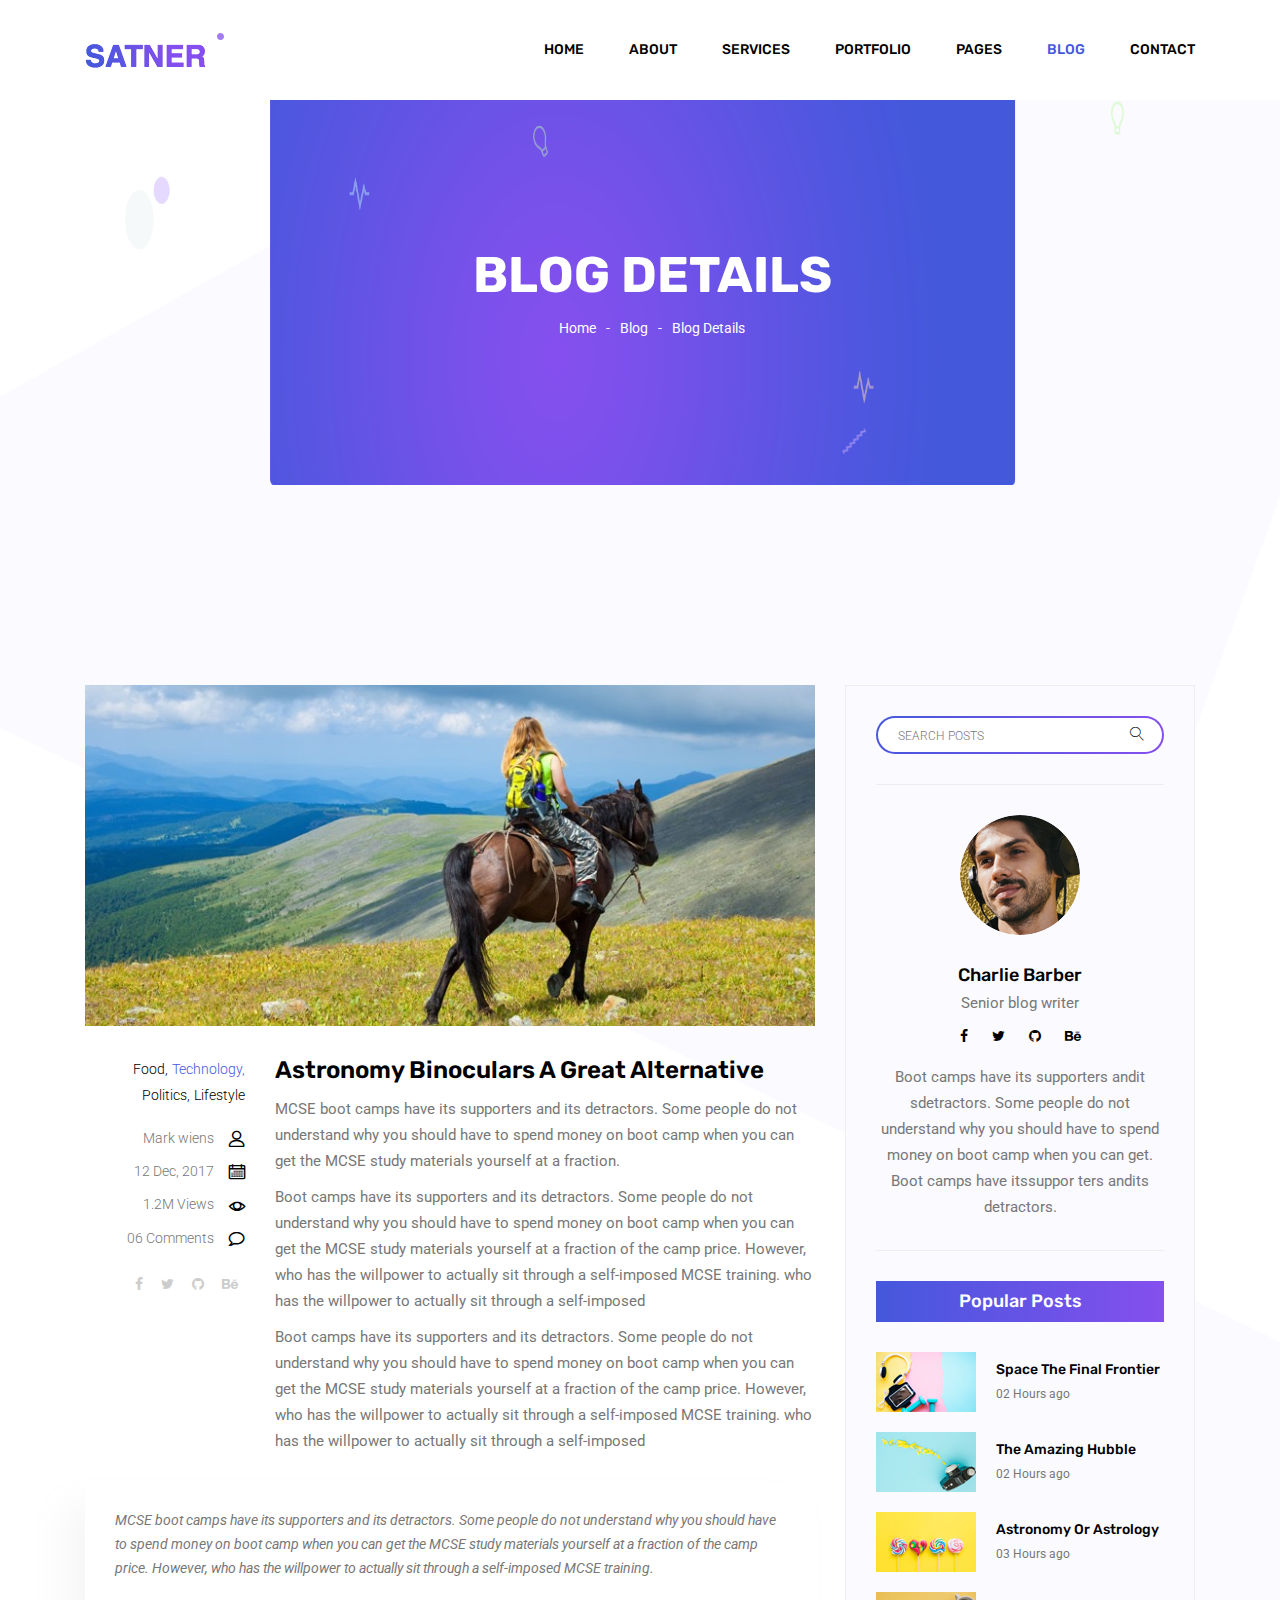
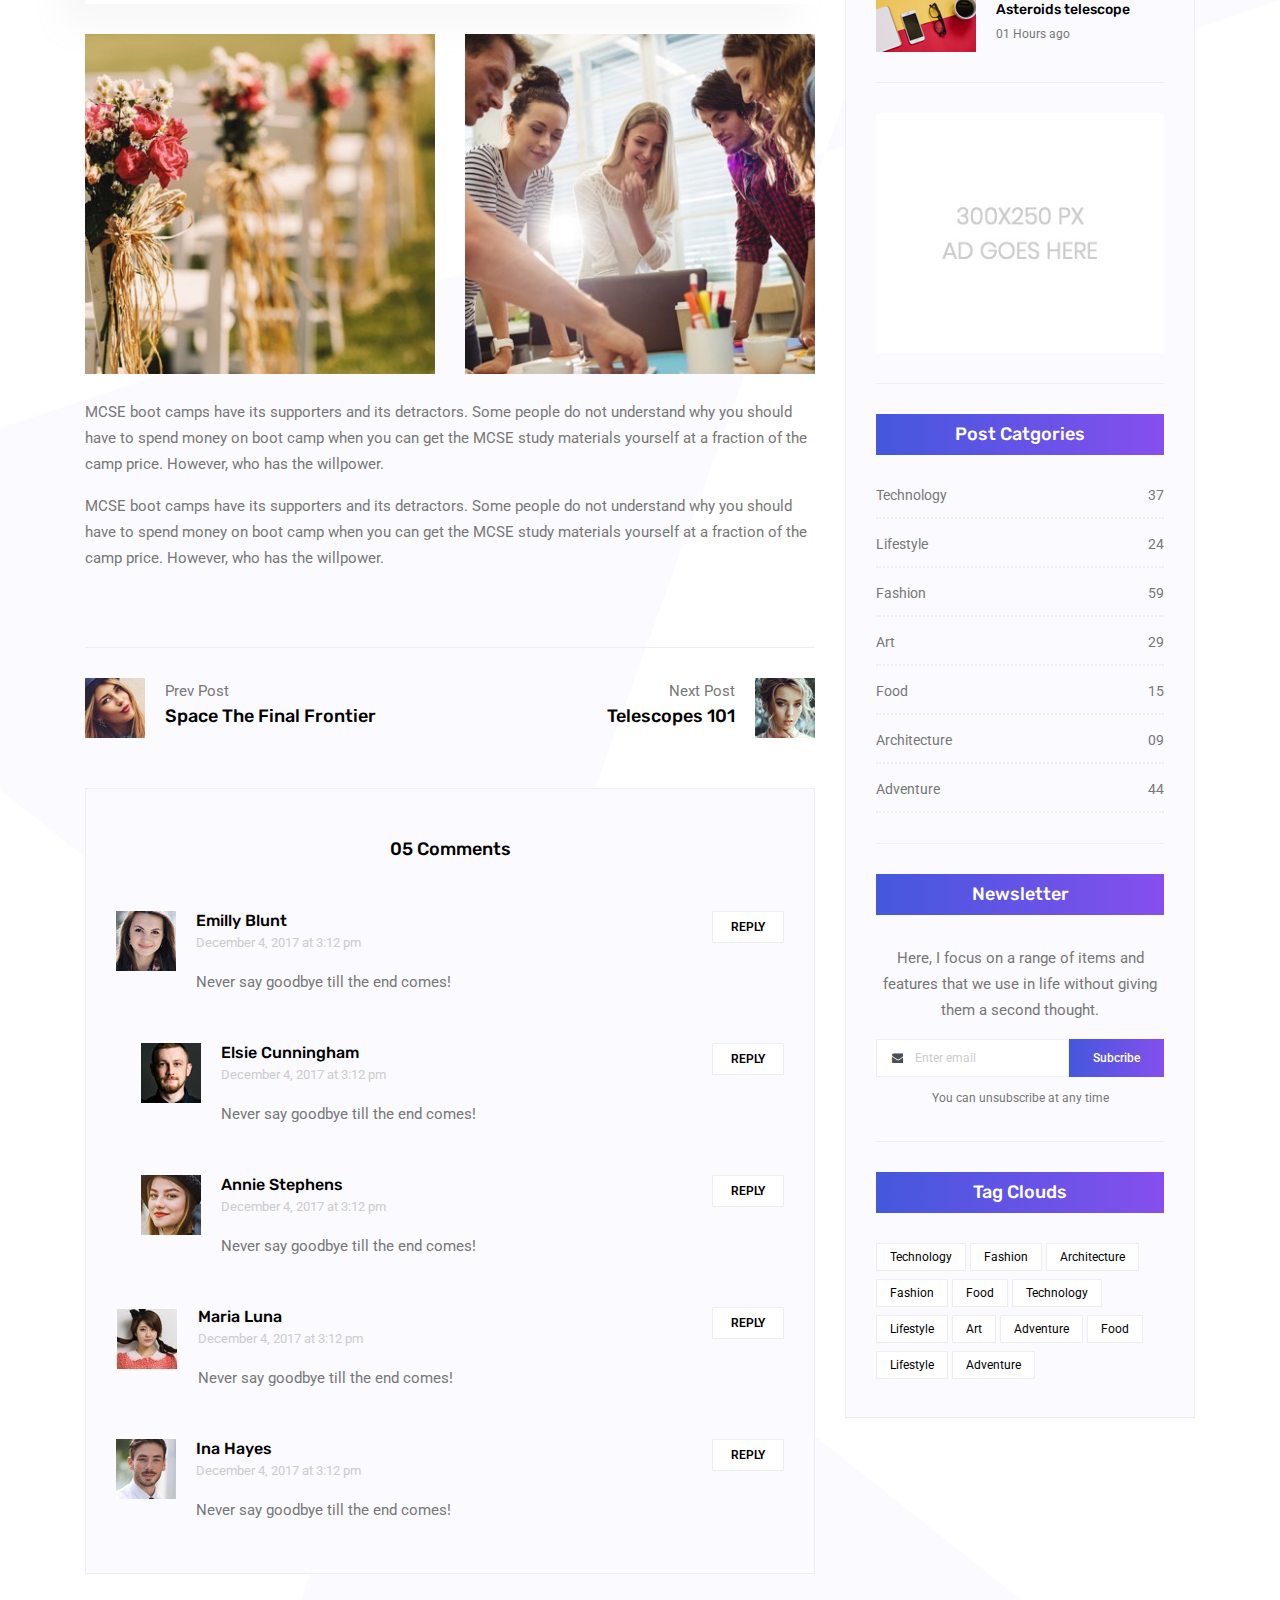
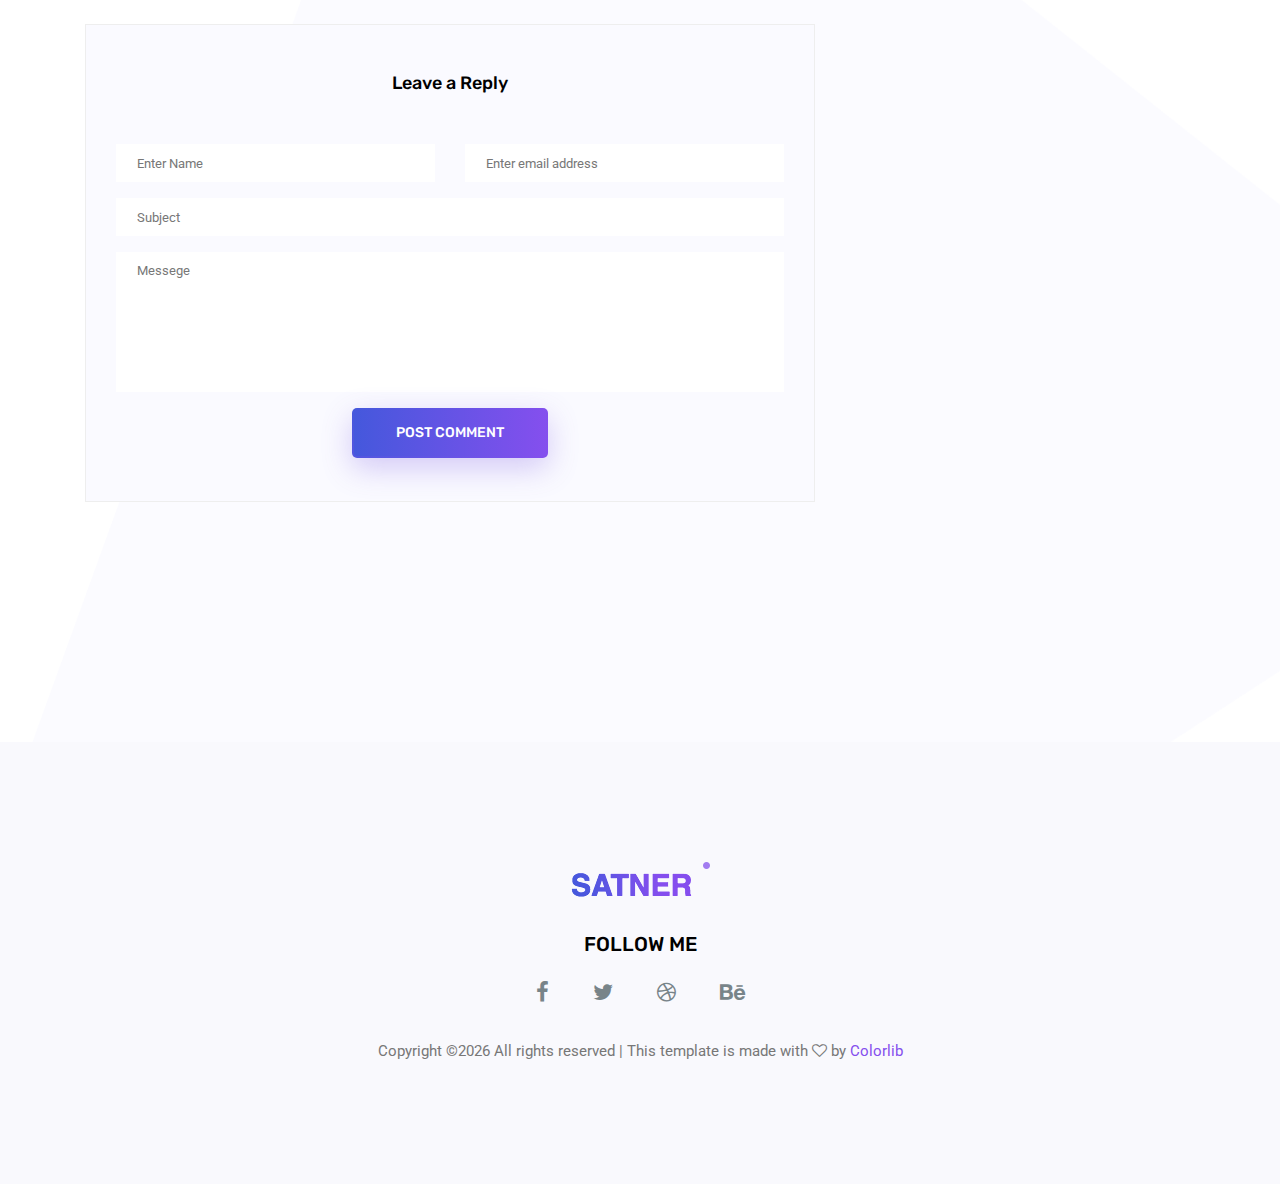
<file: single-blog.html>
<!doctype html>
<html lang="en">

<head>
	<!-- Required meta tags -->
	<meta charset="utf-8">
	<meta name="viewport" content="width=device-width, initial-scale=1, shrink-to-fit=no">
	<link rel="icon" href="img/favicon.png" type="image/png">
	<title>Blog Details</title>
	<!-- Bootstrap CSS -->
	<link rel="stylesheet" href="css/bootstrap.css">
	<link rel="stylesheet" href="vendors/linericon/style.css">
	<link rel="stylesheet" href="css/font-awesome.min.css">
	<link rel="stylesheet" href="vendors/owl-carousel/owl.carousel.min.css">
	<link rel="stylesheet" href="css/magnific-popup.css">
	<link rel="stylesheet" href="vendors/nice-select/css/nice-select.css">
	<!-- main css -->
	<link rel="stylesheet" href="css/style.css">
</head>

<body class="blog_version">

	<!--================ Start Header Area =================-->
	<header class="header_area">
		<div class="main_menu">
			<nav class="navbar navbar-expand-lg navbar-light">
				<div class="container">
					<!-- Brand and toggle get grouped for better mobile display -->
					<a class="navbar-brand logo_h" href="index.html"><img src="img/logo.png" alt=""></a>
					<button class="navbar-toggler" type="button" data-toggle="collapse" data-target="#navbarSupportedContent"
					 aria-controls="navbarSupportedContent" aria-expanded="false" aria-label="Toggle navigation">
						<span class="icon-bar"></span>
						<span class="icon-bar"></span>
						<span class="icon-bar"></span>
					</button>
					<!-- Collect the nav links, forms, and other content for toggling -->
					<div class="collapse navbar-collapse offset" id="navbarSupportedContent">
						<ul class="nav navbar-nav menu_nav justify-content-end">
							<li class="nav-item"><a class="nav-link" href="index.html">Home</a></li>
							<li class="nav-item"><a class="nav-link" href="about.html">About</a></li>
							<li class="nav-item"><a class="nav-link" href="services.html">Services</a></li>
							<li class="nav-item"><a class="nav-link" href="portfolio.html">Portfolio</a></li>
							<li class="nav-item submenu dropdown">
								<a href="single-blog.html#" class="nav-link dropdown-toggle" data-toggle="dropdown" role="button" aria-haspopup="true"
								 aria-expanded="false">Pages</a>
								<ul class="dropdown-menu">
                                    <li class="nav-item"><a class="nav-link" href="elements.html">Elements</a></li>
                                    <li class="nav-item"><a class="nav-link" href="portfolio-details.html">Portfolio Details</a></li>
								</ul>
							</li>
							<li class="nav-item submenu dropdown active">
								<a href="single-blog.html#" class="nav-link dropdown-toggle" data-toggle="dropdown" role="button" aria-haspopup="true"
								 aria-expanded="false">Blog</a>
								<ul class="dropdown-menu">
									<li class="nav-item"><a class="nav-link" href="blog.html">Blog</a></li>
									<li class="nav-item"><a class="nav-link" href="single-blog.html">Blog Details</a></li>
								</ul>
							</li>
							<li class="nav-item"><a class="nav-link" href="contact.html">Contact</a></li>
						</ul>
					</div>
				</div>
			</nav>
		</div>
	</header>
	<!--================ End Header Area =================-->

    <!--================ Start Banner Area =================-->
    <section class="banner_area">
        <div class="banner_inner d-flex align-items-center">
            <div class="container">
                <div class="banner_content text-center">
                    <h2>Blog Details</h2>
                    <div class="page_link">
                        <a href="index.html">Home</a>
                        <a href="blog.html">Blog</a>
                        <a href="single-blog.html">Blog Details</a>
                    </div>
                </div>
            </div>
        </div>
    </section>
    <!--================ End Banner Area =================-->
    
    <!--================Blog Area =================-->
    <section class="blog_area single-post-area section_gap">
        <div class="container">
            <div class="row">
                <div class="col-lg-8 posts-list">
                    <div class="single-post row">
                        <div class="col-lg-12">
                            <div class="feature-img">
                                <img class="img-fluid" src="img/blog/feature-img1.jpg" alt="">
                            </div>									
                        </div>
                        <div class="col-lg-3  col-md-3">
                            <div class="blog_info text-right">
                                <div class="post_tag">
                                    <a href="single-blog.html#">Food,</a>
                                    <a class="active" href="single-blog.html#">Technology,</a>
                                    <a href="single-blog.html#">Politics,</a>
                                    <a href="single-blog.html#">Lifestyle</a>
                                </div>
                                <ul class="blog_meta list">
                                    <li><a href="single-blog.html#">Mark wiens<i class="lnr lnr-user"></i></a></li>
                                    <li><a href="single-blog.html#">12 Dec, 2017<i class="lnr lnr-calendar-full"></i></a></li>
                                    <li><a href="single-blog.html#">1.2M Views<i class="lnr lnr-eye"></i></a></li>
                                    <li><a href="single-blog.html#">06 Comments<i class="lnr lnr-bubble"></i></a></li>
                                </ul>
                                <ul class="social-links">
                                    <li><a href="single-blog.html#"><i class="fa fa-facebook"></i></a></li>
                                    <li><a href="single-blog.html#"><i class="fa fa-twitter"></i></a></li>
                                    <li><a href="single-blog.html#"><i class="fa fa-github"></i></a></li>
                                    <li><a href="single-blog.html#"><i class="fa fa-behance"></i></a></li>
                                </ul>
                            </div>
                        </div>
                        <div class="col-lg-9 col-md-9 blog_details">
                            <h2>Astronomy Binoculars A Great Alternative</h2>
                            <p class="excert">
                                MCSE boot camps have its supporters and its detractors. Some people do not understand why you should have to spend money on boot camp when you can get the MCSE study materials yourself at a fraction.
                            </p>
                            <p>
                                Boot camps have its supporters and its detractors. Some people do not understand why you should have to spend money on boot camp when you can get the MCSE study materials yourself at a fraction of the camp price. However, who has the willpower to actually sit through a self-imposed MCSE training. who has the willpower to actually sit through a self-imposed
                            </p>
                            <p>
                                Boot camps have its supporters and its detractors. Some people do not understand why you should have to spend money on boot camp when you can get the MCSE study materials yourself at a fraction of the camp price. However, who has the willpower to actually sit through a self-imposed MCSE training. who has the willpower to actually sit through a self-imposed
                            </p>
                        </div>
                        <div class="col-lg-12">
                            <div class="quotes">
                                MCSE boot camps have its supporters and its detractors. Some people do not understand why you should have to spend money on boot camp when you can get the MCSE study materials yourself at a fraction of the camp price. However, who has the willpower to actually sit through a self-imposed MCSE training.										
                            </div>
                            <div class="row">
                                <div class="col-6">
                                    <img class="img-fluid" src="img/blog/post-img1.jpg" alt="">
                                </div>
                                <div class="col-6">
                                    <img class="img-fluid" src="img/blog/post-img2.jpg" alt="">
                                </div>	
                                <div class="col-lg-12 mt-25">
                                    <p>
                                        MCSE boot camps have its supporters and its detractors. Some people do not understand why you should have to spend money on boot camp when you can get the MCSE study materials yourself at a fraction of the camp price. However, who has the willpower.
                                    </p>
                                    <p>
                                        MCSE boot camps have its supporters and its detractors. Some people do not understand why you should have to spend money on boot camp when you can get the MCSE study materials yourself at a fraction of the camp price. However, who has the willpower.
                                    </p>											
                                </div>									
                            </div>
                        </div>
                    </div>
                    <div class="navigation-area">
                        <div class="row">
                            <div class="col-lg-6 col-md-6 col-12 nav-left flex-row d-flex justify-content-start align-items-center">
                                <div class="thumb">
                                    <a href="single-blog.html#"><img class="img-fluid" src="img/blog/prev.jpg" alt=""></a>
                                </div>
                                <div class="arrow">
                                    <a href="single-blog.html#"><span class="lnr text-white lnr-arrow-left"></span></a>
                                </div>
                                <div class="detials">
                                    <p>Prev Post</p>
                                    <a href="single-blog.html#"><h4>Space The Final Frontier</h4></a>
                                </div>
                            </div>
                            <div class="col-lg-6 col-md-6 col-12 nav-right flex-row d-flex justify-content-end align-items-center">
                                <div class="detials">
                                    <p>Next Post</p>
                                    <a href="single-blog.html#"><h4>Telescopes 101</h4></a>
                                </div>
                                <div class="arrow">
                                    <a href="single-blog.html#"><span class="lnr text-white lnr-arrow-right"></span></a>
                                </div>
                                <div class="thumb">
                                    <a href="single-blog.html#"><img class="img-fluid" src="img/blog/next.jpg" alt=""></a>
                                </div>										
                            </div>									
                        </div>
                    </div>
                    <div class="comments-area">
                        <h4>05 Comments</h4>
                        <div class="comment-list">
                            <div class="single-comment justify-content-between d-flex">
                                <div class="user justify-content-between d-flex">
                                    <div class="thumb">
                                        <img src="img/blog/c1.jpg" alt="">
                                    </div>
                                    <div class="desc">
                                        <h5><a href="single-blog.html#">Emilly Blunt</a></h5>
                                        <p class="date">December 4, 2017 at 3:12 pm </p>
                                        <p class="comment">
                                            Never say goodbye till the end comes!
                                        </p>
                                    </div>
                                </div>
                                <div class="reply-btn">
                                        <a href="" class="btn-reply text-uppercase">reply</a> 
                                </div>
                            </div>
                        </div>	
                        <div class="comment-list left-padding">
                            <div class="single-comment justify-content-between d-flex">
                                <div class="user justify-content-between d-flex">
                                    <div class="thumb">
                                        <img src="img/blog/c2.jpg" alt="">
                                    </div>
                                    <div class="desc">
                                        <h5><a href="single-blog.html#">Elsie Cunningham</a></h5>
                                        <p class="date">December 4, 2017 at 3:12 pm </p>
                                        <p class="comment">
                                            Never say goodbye till the end comes!
                                        </p>
                                    </div>
                                </div>
                                <div class="reply-btn">
                                        <a href="" class="btn-reply text-uppercase">reply</a> 
                                </div>
                            </div>
                        </div>	
                        <div class="comment-list left-padding">
                            <div class="single-comment justify-content-between d-flex">
                                <div class="user justify-content-between d-flex">
                                    <div class="thumb">
                                        <img src="img/blog/c3.jpg" alt="">
                                    </div>
                                    <div class="desc">
                                        <h5><a href="single-blog.html#">Annie Stephens</a></h5>
                                        <p class="date">December 4, 2017 at 3:12 pm </p>
                                        <p class="comment">
                                            Never say goodbye till the end comes!
                                        </p>
                                    </div>
                                </div>
                                <div class="reply-btn">
                                        <a href="" class="btn-reply text-uppercase">reply</a> 
                                </div>
                            </div>
                        </div>	
                        <div class="comment-list">
                            <div class="single-comment justify-content-between d-flex">
                                <div class="user justify-content-between d-flex">
                                    <div class="thumb">
                                        <img src="img/blog/c4.jpg" alt="">
                                    </div>
                                    <div class="desc">
                                        <h5><a href="single-blog.html#">Maria Luna</a></h5>
                                        <p class="date">December 4, 2017 at 3:12 pm </p>
                                        <p class="comment">
                                            Never say goodbye till the end comes!
                                        </p>
                                    </div>
                                </div>
                                <div class="reply-btn">
                                        <a href="" class="btn-reply text-uppercase">reply</a> 
                                </div>
                            </div>
                        </div>	
                        <div class="comment-list">
                            <div class="single-comment justify-content-between d-flex">
                                <div class="user justify-content-between d-flex">
                                    <div class="thumb">
                                        <img src="img/blog/c5.jpg" alt="">
                                    </div>
                                    <div class="desc">
                                        <h5><a href="single-blog.html#">Ina Hayes</a></h5>
                                        <p class="date">December 4, 2017 at 3:12 pm </p>
                                        <p class="comment">
                                            Never say goodbye till the end comes!
                                        </p>
                                    </div>
                                </div>
                                <div class="reply-btn">
                                        <a href="" class="btn-reply text-uppercase">reply</a> 
                                </div>
                            </div>
                        </div>	                                             				
                    </div>
                    <div class="comment-form">
                        <h4>Leave a Reply</h4>
                        <form>
                            <div class="form-group form-inline">
                                <div class="form-group col-lg-6 col-md-6 name">
                                <input type="text" class="form-control" id="name" placeholder="Enter Name" onfocus="this.placeholder = ''" onblur="this.placeholder = 'Enter Name'">
                                </div>
                                <div class="form-group col-lg-6 col-md-6 email">
                                <input type="email" class="form-control" id="email" placeholder="Enter email address" onfocus="this.placeholder = ''" onblur="this.placeholder = 'Enter email address'">
                                </div>										
                            </div>
                            <div class="form-group">
                                <input type="text" class="form-control" id="subject" placeholder="Subject" onfocus="this.placeholder = ''" onblur="this.placeholder = 'Subject'">
                            </div>
                            <div class="form-group">
                                <textarea class="form-control mb-10" rows="5" name="message" placeholder="Messege" onfocus="this.placeholder = ''" onblur="this.placeholder = 'Messege'" required=""></textarea>
                            </div>
                            <a href="single-blog.html#" class="primary-btn primary_btn"><span>Post Comment</span></a>	
                        </form>
                    </div>
                </div>
                <div class="col-lg-4">
                    <div class="blog_right_sidebar">
                        <aside class="single_sidebar_widget search_widget">
                            <div class="input-group">
                                <input type="text" class="form-control" placeholder="Search Posts">
                                <span class="input-group-btn">
                                    <button class="btn btn-default" type="button"><i class="lnr lnr-magnifier"></i></button>
                                </span>
                            </div><!-- /input-group -->
                            <div class="br"></div>
                        </aside>
                        <aside class="single_sidebar_widget author_widget">
                            <img class="author_img rounded-circle" src="img/blog/author.png" alt="">
                            <h4>Charlie Barber</h4>
                            <p>Senior blog writer</p>
                            <div class="social_icon">
                                <a href="single-blog.html#"><i class="fa fa-facebook"></i></a>
                                <a href="single-blog.html#"><i class="fa fa-twitter"></i></a>
                                <a href="single-blog.html#"><i class="fa fa-github"></i></a>
                                <a href="single-blog.html#"><i class="fa fa-behance"></i></a>
                            </div>
                            <p>Boot camps have its supporters andit sdetractors. Some people do not understand why you should have to spend money on boot camp when you can get. Boot camps have itssuppor ters andits detractors.</p>
                            <div class="br"></div>
                        </aside>
                        <aside class="single_sidebar_widget popular_post_widget">
                            <h3 class="widget_title">Popular Posts</h3>
                            <div class="media post_item">
                                <img src="img/blog/popular-post/post1.jpg" alt="post">
                                <div class="media-body">
                                    <a href="https://technext.github.io/satner/blog-details.html"><h3>Space The Final Frontier</h3></a>
                                    <p>02 Hours ago</p>
                                </div>
                            </div>
                            <div class="media post_item">
                                <img src="img/blog/popular-post/post2.jpg" alt="post">
                                <div class="media-body">
                                    <a href="https://technext.github.io/satner/blog-details.html"><h3>The Amazing Hubble</h3></a>
                                    <p>02 Hours ago</p>
                                </div>
                            </div>
                            <div class="media post_item">
                                <img src="img/blog/popular-post/post3.jpg" alt="post">
                                <div class="media-body">
                                    <a href="https://technext.github.io/satner/blog-details.html"><h3>Astronomy Or Astrology</h3></a>
                                    <p>03 Hours ago</p>
                                </div>
                            </div>
                            <div class="media post_item">
                                <img src="img/blog/popular-post/post4.jpg" alt="post">
                                <div class="media-body">
                                    <a href="https://technext.github.io/satner/blog-details.html"><h3>Asteroids telescope</h3></a>
                                    <p>01 Hours ago</p>
                                </div>
                            </div>
                            <div class="br"></div>
                        </aside>
                        <aside class="single_sidebar_widget ads_widget">
                            <a href="single-blog.html#"><img class="img-fluid" src="img/blog/add.jpg" alt=""></a>
                            <div class="br"></div>
                        </aside>
                        <aside class="single_sidebar_widget post_category_widget">
                            <h4 class="widget_title">Post Catgories</h4>
                            <ul class="list cat-list">
                                <li>
                                    <a href="single-blog.html#" class="d-flex justify-content-between">
                                        <p>Technology</p>
                                        <p>37</p>
                                    </a>
                                </li>
                                <li>
                                    <a href="single-blog.html#" class="d-flex justify-content-between">
                                        <p>Lifestyle</p>
                                        <p>24</p>
                                    </a>
                                </li>
                                <li>
                                    <a href="single-blog.html#" class="d-flex justify-content-between">
                                        <p>Fashion</p>
                                        <p>59</p>
                                    </a>
                                </li>
                                <li>
                                    <a href="single-blog.html#" class="d-flex justify-content-between">
                                        <p>Art</p>
                                        <p>29</p>
                                    </a>
                                </li>
                                <li>
                                    <a href="single-blog.html#" class="d-flex justify-content-between">
                                        <p>Food</p>
                                        <p>15</p>
                                    </a>
                                </li>
                                <li>
                                    <a href="single-blog.html#" class="d-flex justify-content-between">
                                        <p>Architecture</p>
                                        <p>09</p>
                                    </a>
                                </li>
                                <li>
                                    <a href="single-blog.html#" class="d-flex justify-content-between">
                                        <p>Adventure</p>
                                        <p>44</p>
                                    </a>
                                </li>															
                            </ul>
                            <div class="br"></div>
                        </aside>
                        <aside class="single-sidebar-widget newsletter_widget">
                            <h4 class="widget_title">Newsletter</h4>
                            <p>
                            Here, I focus on a range of items and features that we use in life without
                            giving them a second thought.
                            </p>
                            <div class="form-group d-flex flex-row">
                                <div class="input-group">
                                    <div class="input-group-prepend">
                                        <div class="input-group-text"><i class="fa fa-envelope" aria-hidden="true"></i></div>
                                    </div>
                                    <input type="text" class="form-control" id="inlineFormInputGroup" placeholder="Enter email" onfocus="this.placeholder = ''" onblur="this.placeholder = 'Enter email'">
                                </div>
                                <a href="single-blog.html#" class="bbtns">Subcribe</a>
                            </div>	
                            <p class="text-bottom">You can unsubscribe at any time</p>	
                            <div class="br"></div>							
                        </aside>
                        <aside class="single-sidebar-widget tag_cloud_widget">
                            <h4 class="widget_title">Tag Clouds</h4>
                            <ul class="list">
                                <li><a href="single-blog.html#">Technology</a></li>
                                <li><a href="single-blog.html#">Fashion</a></li>
                                <li><a href="single-blog.html#">Architecture</a></li>
                                <li><a href="single-blog.html#">Fashion</a></li>
                                <li><a href="single-blog.html#">Food</a></li>
                                <li><a href="single-blog.html#">Technology</a></li>
                                <li><a href="single-blog.html#">Lifestyle</a></li>
                                <li><a href="single-blog.html#">Art</a></li>
                                <li><a href="single-blog.html#">Adventure</a></li>
                                <li><a href="single-blog.html#">Food</a></li>
                                <li><a href="single-blog.html#">Lifestyle</a></li>
                                <li><a href="single-blog.html#">Adventure</a></li>
                            </ul>
                        </aside>
                    </div>
                </div>
            </div>
        </div>
    </section>
    <!--================Blog Area =================-->
        
    <!--================Footer Area =================-->
	<footer class="footer_area">
        <div class="container">
            <div class="row justify-content-center">
                <div class="col-lg-12">
                    <div class="footer_top flex-column">
                        <div class="footer_logo">
                            <a href="single-blog.html#">
                                <img src="img/logo.png" alt="">
                            </a>
                            <h4>Follow Me</h4>
                        </div>
                        <div class="footer_social">
                            <a href="single-blog.html#"><i class="fa fa-facebook"></i></a>
                            <a href="single-blog.html#"><i class="fa fa-twitter"></i></a>
                            <a href="single-blog.html#"><i class="fa fa-dribbble"></i></a>
                            <a href="single-blog.html#"><i class="fa fa-behance"></i></a>
                        </div>
                    </div>
                </div>
            </div>
            <div class="row footer_bottom justify-content-center">
                <p class="col-lg-8 col-sm-12 footer-text">
                    <!-- Link back to Colorlib can't be removed. Template is licensed under CC BY 3.0. -->
Copyright &copy;<script>document.write(new Date().getFullYear());</script> All rights reserved | This template is made with <i class="fa fa-heart-o" aria-hidden="true"></i> by <a href="https://colorlib.com" target="_blank">Colorlib</a>
<!-- Link back to Colorlib can't be removed. Template is licensed under CC BY 3.0. --></p>
            </div>
        </div>
    </footer>
    <!--================End Footer Area =================-->
       
        <!-- Optional JavaScript -->
        <!-- jQuery first, then Popper.js, then Bootstrap JS -->
        <script src="js/jquery-3.2.1.min.js"></script>
        <script src="js/popper.js"></script>
        <script src="js/bootstrap.min.js"></script>
        <script src="js/stellar.js"></script>
        <script src="vendors/lightbox/simpleLightbox.min.js"></script>
        <script src="vendors/nice-select/js/jquery.nice-select.min.js"></script>
        <script src="vendors/isotope/imagesloaded.pkgd.min.js"></script>
        <script src="vendors/isotope/isotope-min.js"></script>
        <script src="vendors/owl-carousel/owl.carousel.min.js"></script>
        <script src="js/jquery.ajaxchimp.min.js"></script>
        <script src="js/mail-script.js"></script>
        <script src="js/theme.js"></script>
    </body>
    </html>
</file>
<file: vendors/linericon/style.css>
@font-face {
	font-family: 'Linearicons-Free';
	src:url('fonts/Linearicons-Free-w118d.eot');
	src:url('fonts/Linearicons-Free-.eot#iefixw118d') format('embedded-opentype'),
		url('fonts/Linearicons-Free-w118d.woff2') format('woff2'),
		url('fonts/Linearicons-Free-w118d.woff') format('woff'),
		url('fonts/Linearicons-Free-w118d.ttf') format('truetype'),
		url('fonts/Linearicons-Free-w118d.svg#Linearicons-Free') format('svg');
	font-weight: normal;
	font-style: normal;
}

.lnr {
	font-family: 'Linearicons-Free';
	speak: none;
	font-style: normal;
	font-weight: normal;
	font-variant: normal;
	text-transform: none;
	line-height: 1;

	/* Better Font Rendering =========== */
	-webkit-font-smoothing: antialiased;
	-moz-osx-font-smoothing: grayscale;
}

.lnr-home:before {
	content: "\e800";
}
.lnr-apartment:before {
	content: "\e801";
}
.lnr-pencil:before {
	content: "\e802";
}
.lnr-magic-wand:before {
	content: "\e803";
}
.lnr-drop:before {
	content: "\e804";
}
.lnr-lighter:before {
	content: "\e805";
}
.lnr-poop:before {
	content: "\e806";
}
.lnr-sun:before {
	content: "\e807";
}
.lnr-moon:before {
	content: "\e808";
}
.lnr-cloud:before {
	content: "\e809";
}
.lnr-cloud-upload:before {
	content: "\e80a";
}
.lnr-cloud-download:before {
	content: "\e80b";
}
.lnr-cloud-sync:before {
	content: "\e80c";
}
.lnr-cloud-check:before {
	content: "\e80d";
}
.lnr-database:before {
	content: "\e80e";
}
.lnr-lock:before {
	content: "\e80f";
}
.lnr-cog:before {
	content: "\e810";
}
.lnr-trash:before {
	content: "\e811";
}
.lnr-dice:before {
	content: "\e812";
}
.lnr-heart:before {
	content: "\e813";
}
.lnr-star:before {
	content: "\e814";
}
.lnr-star-half:before {
	content: "\e815";
}
.lnr-star-empty:before {
	content: "\e816";
}
.lnr-flag:before {
	content: "\e817";
}
.lnr-envelope:before {
	content: "\e818";
}
.lnr-paperclip:before {
	content: "\e819";
}
.lnr-inbox:before {
	content: "\e81a";
}
.lnr-eye:before {
	content: "\e81b";
}
.lnr-printer:before {
	content: "\e81c";
}
.lnr-file-empty:before {
	content: "\e81d";
}
.lnr-file-add:before {
	content: "\e81e";
}
.lnr-enter:before {
	content: "\e81f";
}
.lnr-exit:before {
	content: "\e820";
}
.lnr-graduation-hat:before {
	content: "\e821";
}
.lnr-license:before {
	content: "\e822";
}
.lnr-music-note:before {
	content: "\e823";
}
.lnr-film-play:before {
	content: "\e824";
}
.lnr-camera-video:before {
	content: "\e825";
}
.lnr-camera:before {
	content: "\e826";
}
.lnr-picture:before {
	content: "\e827";
}
.lnr-book:before {
	content: "\e828";
}
.lnr-bookmark:before {
	content: "\e829";
}
.lnr-user:before {
	content: "\e82a";
}
.lnr-users:before {
	content: "\e82b";
}
.lnr-shirt:before {
	content: "\e82c";
}
.lnr-store:before {
	content: "\e82d";
}
.lnr-cart:before {
	content: "\e82e";
}
.lnr-tag:before {
	content: "\e82f";
}
.lnr-phone-handset:before {
	content: "\e830";
}
.lnr-phone:before {
	content: "\e831";
}
.lnr-pushpin:before {
	content: "\e832";
}
.lnr-map-marker:before {
	content: "\e833";
}
.lnr-map:before {
	content: "\e834";
}
.lnr-location:before {
	content: "\e835";
}
.lnr-calendar-full:before {
	content: "\e836";
}
.lnr-keyboard:before {
	content: "\e837";
}
.lnr-spell-check:before {
	content: "\e838";
}
.lnr-screen:before {
	content: "\e839";
}
.lnr-smartphone:before {
	content: "\e83a";
}
.lnr-tablet:before {
	content: "\e83b";
}
.lnr-laptop:before {
	content: "\e83c";
}
.lnr-laptop-phone:before {
	content: "\e83d";
}
.lnr-power-switch:before {
	content: "\e83e";
}
.lnr-bubble:before {
	content: "\e83f";
}
.lnr-heart-pulse:before {
	content: "\e840";
}
.lnr-construction:before {
	content: "\e841";
}
.lnr-pie-chart:before {
	content: "\e842";
}
.lnr-chart-bars:before {
	content: "\e843";
}
.lnr-gift:before {
	content: "\e844";
}
.lnr-diamond:before {
	content: "\e845";
}
.lnr-linearicons:before {
	content: "\e846";
}
.lnr-dinner:before {
	content: "\e847";
}
.lnr-coffee-cup:before {
	content: "\e848";
}
.lnr-leaf:before {
	content: "\e849";
}
.lnr-paw:before {
	content: "\e84a";
}
.lnr-rocket:before {
	content: "\e84b";
}
.lnr-briefcase:before {
	content: "\e84c";
}
.lnr-bus:before {
	content: "\e84d";
}
.lnr-car:before {
	content: "\e84e";
}
.lnr-train:before {
	content: "\e84f";
}
.lnr-bicycle:before {
	content: "\e850";
}
.lnr-wheelchair:before {
	content: "\e851";
}
.lnr-select:before {
	content: "\e852";
}
.lnr-earth:before {
	content: "\e853";
}
.lnr-smile:before {
	content: "\e854";
}
.lnr-sad:before {
	content: "\e855";
}
.lnr-neutral:before {
	content: "\e856";
}
.lnr-mustache:before {
	content: "\e857";
}
.lnr-alarm:before {
	content: "\e858";
}
.lnr-bullhorn:before {
	content: "\e859";
}
.lnr-volume-high:before {
	content: "\e85a";
}
.lnr-volume-medium:before {
	content: "\e85b";
}
.lnr-volume-low:before {
	content: "\e85c";
}
.lnr-volume:before {
	content: "\e85d";
}
.lnr-mic:before {
	content: "\e85e";
}
.lnr-hourglass:before {
	content: "\e85f";
}
.lnr-undo:before {
	content: "\e860";
}
.lnr-redo:before {
	content: "\e861";
}
.lnr-sync:before {
	content: "\e862";
}
.lnr-history:before {
	content: "\e863";
}
.lnr-clock:before {
	content: "\e864";
}
.lnr-download:before {
	content: "\e865";
}
.lnr-upload:before {
	content: "\e866";
}
.lnr-enter-down:before {
	content: "\e867";
}
.lnr-exit-up:before {
	content: "\e868";
}
.lnr-bug:before {
	content: "\e869";
}
.lnr-code:before {
	content: "\e86a";
}
.lnr-link:before {
	content: "\e86b";
}
.lnr-unlink:before {
	content: "\e86c";
}
.lnr-thumbs-up:before {
	content: "\e86d";
}
.lnr-thumbs-down:before {
	content: "\e86e";
}
.lnr-magnifier:before {
	content: "\e86f";
}
.lnr-cross:before {
	content: "\e870";
}
.lnr-menu:before {
	content: "\e871";
}
.lnr-list:before {
	content: "\e872";
}
.lnr-chevron-up:before {
	content: "\e873";
}
.lnr-chevron-down:before {
	content: "\e874";
}
.lnr-chevron-left:before {
	content: "\e875";
}
.lnr-chevron-right:before {
	content: "\e876";
}
.lnr-arrow-up:before {
	content: "\e877";
}
.lnr-arrow-down:before {
	content: "\e878";
}
.lnr-arrow-left:before {
	content: "\e879";
}
.lnr-arrow-right:before {
	content: "\e87a";
}
.lnr-move:before {
	content: "\e87b";
}
.lnr-warning:before {
	content: "\e87c";
}
.lnr-question-circle:before {
	content: "\e87d";
}
.lnr-menu-circle:before {
	content: "\e87e";
}
.lnr-checkmark-circle:before {
	content: "\e87f";
}
.lnr-cross-circle:before {
	content: "\e880";
}
.lnr-plus-circle:before {
	content: "\e881";
}
.lnr-circle-minus:before {
	content: "\e882";
}
.lnr-arrow-up-circle:before {
	content: "\e883";
}
.lnr-arrow-down-circle:before {
	content: "\e884";
}
.lnr-arrow-left-circle:before {
	content: "\e885";
}
.lnr-arrow-right-circle:before {
	content: "\e886";
}
.lnr-chevron-up-circle:before {
	content: "\e887";
}
.lnr-chevron-down-circle:before {
	content: "\e888";
}
.lnr-chevron-left-circle:before {
	content: "\e889";
}
.lnr-chevron-right-circle:before {
	content: "\e88a";
}
.lnr-crop:before {
	content: "\e88b";
}
.lnr-frame-expand:before {
	content: "\e88c";
}
.lnr-frame-contract:before {
	content: "\e88d";
}
.lnr-layers:before {
	content: "\e88e";
}
.lnr-funnel:before {
	content: "\e88f";
}
.lnr-text-format:before {
	content: "\e890";
}
.lnr-text-format-remove:before {
	content: "\e891";
}
.lnr-text-size:before {
	content: "\e892";
}
.lnr-bold:before {
	content: "\e893";
}
.lnr-italic:before {
	content: "\e894";
}
.lnr-underline:before {
	content: "\e895";
}
.lnr-strikethrough:before {
	content: "\e896";
}
.lnr-highlight:before {
	content: "\e897";
}
.lnr-text-align-left:before {
	content: "\e898";
}
.lnr-text-align-center:before {
	content: "\e899";
}
.lnr-text-align-right:before {
	content: "\e89a";
}
.lnr-text-align-justify:before {
	content: "\e89b";
}
.lnr-line-spacing:before {
	content: "\e89c";
}
.lnr-indent-increase:before {
	content: "\e89d";
}
.lnr-indent-decrease:before {
	content: "\e89e";
}
.lnr-pilcrow:before {
	content: "\e89f";
}
.lnr-direction-ltr:before {
	content: "\e8a0";
}
.lnr-direction-rtl:before {
	content: "\e8a1";
}
.lnr-page-break:before {
	content: "\e8a2";
}
.lnr-sort-alpha-asc:before {
	content: "\e8a3";
}
.lnr-sort-amount-asc:before {
	content: "\e8a4";
}
.lnr-hand:before {
	content: "\e8a5";
}
.lnr-pointer-up:before {
	content: "\e8a6";
}
.lnr-pointer-right:before {
	content: "\e8a7";
}
.lnr-pointer-down:before {
	content: "\e8a8";
}
.lnr-pointer-left:before {
	content: "\e8a9";
}
</file>
<file: vendors/nice-select/css/nice-select.css>
.nice-select {
  -webkit-tap-highlight-color: transparent;
  background-color: #fff;
  border-radius: 5px;
  border: solid 1px #e8e8e8;
  box-sizing: border-box;
  clear: both;
  cursor: pointer;
  display: block;
  float: left;
  font-family: inherit;
  font-size: 14px;
  font-weight: normal;
  height: 42px;
  line-height: 40px;
  outline: none;
  padding-left: 18px;
  padding-right: 30px;
  position: relative;
  text-align: left !important;
  -webkit-transition: all 0.2s ease-in-out;
  transition: all 0.2s ease-in-out;
  -webkit-user-select: none;
     -moz-user-select: none;
      -ms-user-select: none;
          user-select: none;
  white-space: nowrap;
  width: auto; }
  .nice-select:hover {
    border-color: #dbdbdb; }
  .nice-select:active, .nice-select.open, .nice-select:focus {
    border-color: #999; }
  .nice-select:after {
    border-bottom: 2px solid #999;
    border-right: 2px solid #999;
    content: '';
    display: block;
    height: 5px;
    margin-top: -4px;
    pointer-events: none;
    position: absolute;
    right: 12px;
    top: 50%;
    -webkit-transform-origin: 66% 66%;
        -ms-transform-origin: 66% 66%;
            transform-origin: 66% 66%;
    -webkit-transform: rotate(45deg);
        -ms-transform: rotate(45deg);
            transform: rotate(45deg);
    -webkit-transition: all 0.15s ease-in-out;
    transition: all 0.15s ease-in-out;
    width: 5px; }
  .nice-select.open:after {
    -webkit-transform: rotate(-135deg);
        -ms-transform: rotate(-135deg);
            transform: rotate(-135deg); }
  .nice-select.open .list {
    opacity: 1;
    pointer-events: auto;
    -webkit-transform: scale(1) translateY(0);
        -ms-transform: scale(1) translateY(0);
            transform: scale(1) translateY(0); }
  .nice-select.disabled {
    border-color: #ededed;
    color: #999;
    pointer-events: none; }
    .nice-select.disabled:after {
      border-color: #cccccc; }
  .nice-select.wide {
    width: 100%; }
    .nice-select.wide .list {
      left: 0 !important;
      right: 0 !important; }
  .nice-select.right {
    float: right; }
    .nice-select.right .list {
      left: auto;
      right: 0; }
  .nice-select.small {
    font-size: 12px;
    height: 36px;
    line-height: 34px; }
    .nice-select.small:after {
      height: 4px;
      width: 4px; }
    .nice-select.small .option {
      line-height: 34px;
      min-height: 34px; }
  .nice-select .list {
    background-color: #fff;
    border-radius: 5px;
    box-shadow: 0 0 0 1px rgba(68, 68, 68, 0.11);
    box-sizing: border-box;
    margin-top: 4px;
    opacity: 0;
    overflow: hidden;
    padding: 0;
    pointer-events: none;
    position: absolute;
    top: 100%;
    left: 0;
    -webkit-transform-origin: 50% 0;
        -ms-transform-origin: 50% 0;
            transform-origin: 50% 0;
    -webkit-transform: scale(0.75) translateY(-21px);
        -ms-transform: scale(0.75) translateY(-21px);
            transform: scale(0.75) translateY(-21px);
    -webkit-transition: all 0.2s cubic-bezier(0.5, 0, 0, 1.25), opacity 0.15s ease-out;
    transition: all 0.2s cubic-bezier(0.5, 0, 0, 1.25), opacity 0.15s ease-out;
    z-index: 9; }
    .nice-select .list:hover .option:not(:hover) {
      background-color: transparent !important; }
  .nice-select .option {
    cursor: pointer;
    font-weight: 400;
    line-height: 40px;
    list-style: none;
    min-height: 40px;
    outline: none;
    padding-left: 18px;
    padding-right: 29px;
    text-align: left;
    -webkit-transition: all 0.2s;
    transition: all 0.2s; }
    .nice-select .option:hover, .nice-select .option.focus, .nice-select .option.selected.focus {
      background-color: #f6f6f6; }
    .nice-select .option.selected {
      font-weight: bold; }
    .nice-select .option.disabled {
      background-color: transparent;
      color: #999;
      cursor: default; }

.no-csspointerevents .nice-select .list {
  display: none; }

.no-csspointerevents .nice-select.open .list {
  display: block; }
</file>
<file: css/style.css>
/*----------------------------------------------------
@File: Default Styles
@Author: SPONDON IT

This file contains the styling for the actual theme, this
is the file you need to edit to change the look of the
theme.
---------------------------------------------------- */
/*=====================================================================
@Template Name: HostHub Construction 
@Developed By: Naim Lasker
Author E-mail: naimlasker@gmail.com

=====================================================================*/
/*----------------------------------------------------*/
/*font Variables*/
/*Color Variables*/
/*=================== fonts ====================*/
@import url("https://fonts.googleapis.com/css?family=Roboto:400,500%7CRubik:500,700");
/*---------------------------------------------------- */
/*----------------------------------------------------*/
/* Medium Layout: 1280px */
/* Tablet Layout: 768px */
/* Mobile Layout: 320px */
/* Wide Mobile Layout: 480px */
/*---------------------------------------------------- */
/*----------------------------------------------------*/
body {
  line-height: 26px;
  font-size: 15px;
  font-family: "Roboto", sans-serif;
  font-weight: 400;
  color: #777777;
  background: url("../img/body-bg.png") no-repeat center; }

h1,
h2,
h3,
h4,
h5,
h6 {
  font-family: "Rubik", sans-serif;
  font-weight: 500;
  color: #000000; }

.list {
  list-style: none;
  margin: 0px;
  padding: 0px; }

a {
  text-decoration: none;
  transition: all 0.3s ease-in-out; }
  a:hover, a:focus {
    text-decoration: none;
    outline: none; }

button:focus {
  outline: none;
  box-shadow: none; }

.mt-25 {
  margin-top: 25px; }

.p0 {
  padding-left: 0px;
  padding-right: 0px; }

.white_bg {
  background: #fff !important; }

.mb-50 {
  margin-bottom: 50px; }

.ml-15 {
  margin-left: 15px; }

.ml-20 {
  margin-left: 20px; }

.mt-50 {
  margin-top: 50px; }

/*---------------------------------------------------- */
/*----------------------------------------------------*/
.section_gap {
  padding: 200px 0; }
  @media (max-width: 1199px) {
    .section_gap {
      padding: 80px 0; } }

.section_gap_top {
  padding-top: 200px; }
  @media (max-width: 1199px) {
    .section_gap_top {
      padding-top: 80px; } }

.section_gap_bottom {
  padding-bottom: 200px; }
  @media (max-width: 1199px) {
    .section_gap_bottom {
      padding-bottom: 80px; } }

/* Main Title Area css
============================================================================================ */
.main_title {
  text-align: center;
  margin-bottom: 100px; }
  @media (max-width: 1199px) {
    .main_title {
      margin-bottom: 50px; } }
  .main_title h2 {
    font-size: 36px;
    font-weight: 700;
    margin-bottom: 15px;
    line-height: 50px;
    text-transform: uppercase; }
    @media (max-width: 991px) {
      .main_title h2 br {
        display: none; } }
    @media (max-width: 767px) {
      .main_title h2 {
        font-size: 30px;
        line-height: 34px; } }
  .main_title p {
    margin-bottom: 0px; }
    @media (max-width: 991px) {
      .main_title p br {
        display: none; } }
  .main_title.white h2 {
    color: #fff; }
  .main_title.white p {
    color: #fff;
    opacity: .6; }

/* End Main Title Area css
============================================================================================ */
/* Start Gradient Area css
============================================================================================ */
.gradient-bg, .header_area .navbar .nav .nav-item.submenu ul .nav-item:hover .nav-link, .blog_right_sidebar .widget_title, .blog_right_sidebar .newsletter_widget .bbtns, .blog_right_sidebar .tag_cloud_widget ul li a:hover, .blog-pagination .page-item.active .page-link, .blog-pagination .page-link:hover, .comments-area .btn-reply:hover {
  background: -webkit-linear-gradient(90deg, #4458dc 0%, #854fee 100%);
  background: -moz-linear-gradient(90deg, #4458dc 0%, #854fee 100%);
  background: -o-linear-gradient(90deg, #4458dc 0%, #854fee 100%);
  background: linear-gradient(90deg, #4458dc 0%, #854fee 100%); }

.border-gradient {
  border-image: -webkit-linear-gradient(90deg, #4458dc 0%, #854fee 100%);
  border-image: -moz-linear-gradient(90deg, #4458dc 0%, #854fee 100%);
  border-image: -o-linear-gradient(90deg, #4458dc 0%, #854fee 100%);
  border-image: linear-gradient(90deg, #4458dc 0%, #854fee 100%); }

.gradient-bg2 {
  background: -webkit-linear-gradient(90deg, #4458dc 0%, #854fee 100%);
  background: -moz-linear-gradient(90deg, #4458dc 0%, #854fee 100%);
  background: -o-linear-gradient(90deg, #4458dc 0%, #854fee 100%);
  background: linear-gradient(90deg, #4458dc 0%, #854fee 100%); }

.gradient-color, .contact_info .info_item i {
  background: -webkit-linear-gradient(90deg, #4458dc 0%, #854fee 100%);
  background: -moz-linear-gradient(90deg, #4458dc 0%, #854fee 100%);
  background: -o-linear-gradient(90deg, #4458dc 0%, #854fee 100%);
  background: linear-gradient(90deg, #4458dc 0%, #854fee 100%);
  -webkit-background-clip: text;
  -webkit-text-fill-color: transparent; }

/* End Gradient Area css
============================================================================================ */
.primary_btn {
  display: inline-block;
  color: #fff;
  letter-spacing: 0px;
  font-family: "Rubik", sans-serif;
  font-weight: 500;
  font-size: 14px;
  line-height: 46px;
  outline: none !important;
  text-align: center;
  cursor: pointer;
  text-transform: uppercase;
  border-radius: 5px;
  background-origin: border-box;
  background-clip: content-box, border-box;
  background-image: linear-gradient(to right, #4458dc 0%, #854fee 100%), radial-gradient(circle at top left, #4458dc, #854fee);
  border: double 2px transparent;
  box-shadow: 0px 10px 30px rgba(118, 85, 225, 0.3); }
  .primary_btn span {
    padding: 0 42px; }
  .primary_btn.tr-bg {
    background-image: linear-gradient(#ffffff, #ffffff), radial-gradient(circle at top left, #4458dc, #854fee);
    border: 2px solid transparent;
    color: #222222;
    box-shadow: none; }
    .primary_btn.tr-bg:hover {
      background-image: linear-gradient(to right, #4458dc 0%, #854fee 100%), radial-gradient(circle at top left, #4458dc, #854fee);
      border: double 2px transparent;
      color: #ffffff;
      box-shadow: 0px 10px 30px rgba(118, 85, 225, 0.3); }
  .primary_btn:hover {
    background-image: linear-gradient(#ffffff, #ffffff), radial-gradient(circle at top left, #4458dc, #854fee);
    border: 2px solid #854fee;
    color: #222222;
    box-shadow: none;
    background-clip: border-box; }

.overlay {
  position: absolute;
  left: 0;
  top: 0;
  height: 100%;
  width: 100%; }

/*---------------------------------------------------- */
/*----------------------------------------------------*/
.header_area {
  position: absolute;
  width: 100%;
  z-index: 9999;
  background: #ffffff; }
  .header_area .menu_nav {
    width: 100%; }
  .header_area .navbar {
    background: transparent;
    padding: 0px;
    border: 0px;
    border-radius: 0px;
    width: 100%; }
    .header_area .navbar .nav .nav-item {
      margin-right: 45px; }
      .header_area .navbar .nav .nav-item .nav-link {
        font: 500 14px/100px "Rubik", sans-serif;
        text-transform: uppercase;
        color: #000000;
        padding: 0px;
        display: inline-block; }
        .header_area .navbar .nav .nav-item .nav-link:after {
          display: none; }
      .header_area .navbar .nav .nav-item:hover .nav-link, .header_area .navbar .nav .nav-item.active .nav-link {
        color: #4458dc; }
      .header_area .navbar .nav .nav-item.submenu {
        position: relative; }
        .header_area .navbar .nav .nav-item.submenu ul {
          border: none;
          padding: 0px;
          border-radius: 0px;
          box-shadow: none;
          margin: 0px;
          background: #fff; }
          @media (min-width: 992px) {
            .header_area .navbar .nav .nav-item.submenu ul {
              position: absolute;
              top: 120%;
              left: 0px;
              min-width: 200px;
              text-align: left;
              opacity: 0;
              transition: all 300ms ease-in;
              visibility: hidden;
              display: block;
              border: none;
              padding: 0px;
              border-radius: 0px;
              box-shadow: 0px 10px 30px 0px rgba(0, 0, 0, 0.1); } }
          .header_area .navbar .nav .nav-item.submenu ul:before {
            content: "";
            width: 0;
            height: 0;
            border-style: solid;
            border-width: 10px 10px 0 10px;
            border-color: #eeeeee transparent transparent transparent;
            position: absolute;
            right: 24px;
            top: 45px;
            z-index: 3;
            opacity: 0;
            transition: all 400ms linear; }
          .header_area .navbar .nav .nav-item.submenu ul .nav-item {
            display: block;
            float: none;
            margin-right: 0px;
            border-bottom: 1px solid #ededed;
            margin-left: 0px;
            transition: all 0.4s linear; }
            .header_area .navbar .nav .nav-item.submenu ul .nav-item .nav-link {
              line-height: 45px;
              color: #000000;
              padding: 0px 30px;
              transition: all 150ms linear;
              display: block;
              text-transform: capitalize;
              margin-right: 0px; }
            .header_area .navbar .nav .nav-item.submenu ul .nav-item:last-child {
              border-bottom: none; }
            .header_area .navbar .nav .nav-item.submenu ul .nav-item:hover .nav-link {
              color: #fff; }
        @media (min-width: 992px) {
          .header_area .navbar .nav .nav-item.submenu:hover ul {
            visibility: visible;
            opacity: 1;
            top: 100%; } }
        .header_area .navbar .nav .nav-item.submenu:hover ul .nav-item {
          margin-top: 0px; }
      .header_area .navbar .nav .nav-item:last-child {
        margin-right: 0px; }
  .header_area.navbar_fixed .main_menu {
    position: fixed;
    width: 100%;
    top: -70px;
    left: 0;
    right: 0;
    background: #ffffff;
    transform: translateY(70px);
    transition: transform 500ms ease, background 500ms ease;
    -webkit-transition: transform 500ms ease, background 500ms ease;
    box-shadow: 0px 3px 16px 0px rgba(0, 0, 0, 0.1); }
    .header_area.navbar_fixed .main_menu .navbar .nav .nav-item .nav-link {
      line-height: 70px; }
  @media (min-width: 992px) {
    .header_area.white_menu .navbar .navbar-brand img {
      display: none; }
      .header_area.white_menu .navbar .navbar-brand img + img {
        display: inline-block; } }
  @media (max-width: 991px) {
    .header_area.white_menu .navbar .navbar-brand img {
      display: inline-block; }
      .header_area.white_menu .navbar .navbar-brand img + img {
        display: none; } }
  .header_area.white_menu .navbar .nav .nav-item .nav-link {
    color: #fff; }
  .header_area.white_menu.navbar_fixed .main_menu .navbar .navbar-brand img {
    display: inline-block; }
    .header_area.white_menu.navbar_fixed .main_menu .navbar .navbar-brand img + img {
      display: none; }
  .header_area.white_menu.navbar_fixed .main_menu .navbar .nav .nav-item .nav-link {
    line-height: 70px;
    color: #000000; }

.owl-carousel.off {
  display: -ms-flexbox;
  display: flex; }

/*---------------------------------------------------- */
/*----------------------------------------------------*/
/* Home Banner Area css
============================================================================================ */
.home_banner_area {
  z-index: 1;
  background: url("../img/banner/home-banner.png") no-repeat top center;
  background-position: center;
  background-size: cover; }
  .home_banner_area .banner_inner {
    width: 100%; }
    .home_banner_area .banner_inner .home_right_img {
      padding-top: 197px; }
      @media (max-width: 1480px) {
        .home_banner_area .banner_inner .home_right_img img {
          max-width: 100%;
          height: auto; } }
      @media (max-width: 991px) {
        .home_banner_area .banner_inner .home_right_img {
          display: none; } }
    .home_banner_area .banner_inner .col-lg-7 {
      vertical-align: middle;
      align-self: center; }
    .home_banner_area .banner_inner .banner_content {
      text-align: left; }
      @media (max-width: 991px) {
        .home_banner_area .banner_inner .banner_content {
          margin-top: 150px; } }
      .home_banner_area .banner_inner .banner_content h3 {
        font-size: 40px;
        margin-bottom: 20px;
        position: relative; }
        .home_banner_area .banner_inner .banner_content h3:after {
          content: '';
          width: 410px;
          height: 2px;
          position: absolute;
          top: 50%;
          left: 23%;
          background: #000000; }
          @media (max-width: 575px) {
            .home_banner_area .banner_inner .banner_content h3:after {
              display: none; } }
      .home_banner_area .banner_inner .banner_content h1 {
        margin-top: 20px;
        font-size: 70px;
        line-height: 60px;
        margin-bottom: 25px; }
        @media (max-width: 1024px) {
          .home_banner_area .banner_inner .banner_content h1 {
            font-size: 60px; } }
        @media (max-width: 767px) {
          .home_banner_area .banner_inner .banner_content h1 {
            font-size: 50px; } }
      .home_banner_area .banner_inner .banner_content h5 {
        font-size: 24px;
        margin-bottom: 35px; }
      .home_banner_area .banner_inner .banner_content .primary_btn {
        margin-right: 20px; }

.banner_area {
  position: relative;
  z-index: 1;
  min-height: 485px; }
  @media (max-width: 1199px) {
    .banner_area {
      min-height: 350px; } }
  .banner_area .banner_inner {
    position: relative;
    overflow: hidden;
    width: 100%;
    min-height: 485px;
    background: url("../img/banner/common-banner.png") no-repeat right bottom;
    background-size: 90% 85%;
    width: 98%;
    z-index: 1; }
    @media (max-width: 1199px) {
      .banner_area .banner_inner {
        min-height: 350px; } }
    @media (max-width: 991px) {
      .banner_area .banner_inner {
        background: #854fee;
        width: 100%; } }
    .banner_area .banner_inner .banner_content {
      margin-left: 50px;
      margin-top: 100px; }
      @media (max-width: 991px) {
        .banner_area .banner_inner .banner_content {
          margin-left: 0px;
          margin-top: 50px; } }
      .banner_area .banner_inner .banner_content h2 {
        color: #fff;
        font-size: 50px;
        font-family: "Rubik", sans-serif;
        margin-bottom: 10px;
        text-transform: uppercase;
        font-weight: 700; }
        @media (max-width: 991px) {
          .banner_area .banner_inner .banner_content h2 {
            font-size: 30px; } }
      .banner_area .banner_inner .banner_content .page_link a {
        font-size: 14px;
        color: #fff;
        font-family: "Roboto", sans-serif;
        margin-right: 20px;
        position: relative; }
        .banner_area .banner_inner .banner_content .page_link a:before {
          content: "-";
          position: absolute;
          right: -14px;
          top: 50%;
          -webkit-transform: translateY(-50%);
          -moz-transform: translateY(-50%);
          -ms-transform: translateY(-50%);
          -o-transform: translateY(-50%);
          transform: translateY(-50%); }
        .banner_area .banner_inner .banner_content .page_link a:last-child {
          margin-right: 0px; }
          .banner_area .banner_inner .banner_content .page_link a:last-child:before {
            display: none; }

/* End Home Banner Area css
============================================================================================ */
/*---------------------------------------------------- */
/*----------------------------------------------------*/
/* Latest Blog Area css
============================================================================================ */
/* End Latest Blog Area css
============================================================================================ */
.blog_btn {
  border: 1px solid #eeeeee;
  background: #f9f9ff;
  padding: 0px 32px;
  font-size: 13px;
  font-weight: 500;
  font-family: "Roboto", sans-serif;
  color: #000000;
  line-height: 34px;
  display: inline-block; }
  .blog_btn:hover {
    background: #4458dc;
    border-color: #4458dc;
    color: #fff; }

.white_bg_btn {
  background: #fff;
  display: inline-block;
  color: #000000;
  line-height: 40px;
  padding: 0px 28px;
  font-size: 14px;
  font-family: "Roboto", sans-serif;
  font-weight: 500;
  text-transform: uppercase;
  -webkit-transition: all 0.4s ease 0s;
  -moz-transition: all 0.4s ease 0s;
  -o-transition: all 0.4s ease 0s;
  transition: all 0.4s ease 0s;
  border: none; }
  .white_bg_btn:hover {
    background: #4458dc;
    color: #fff; }

/* Causes Area css
============================================================================================ */
.causes_slider .owl-dots {
  text-align: center;
  margin-top: 80px; }
  .causes_slider .owl-dots .owl-dot {
    height: 14px;
    width: 14px;
    background: #eeeeee;
    display: inline-block;
    margin-right: 7px; }
    .causes_slider .owl-dots .owl-dot:last-child {
      margin-right: 0px; }
    .causes_slider .owl-dots .owl-dot.active {
      background: #4458dc; }

.causes_item {
  background: #fff; }
  .causes_item .causes_img {
    position: relative; }
    .causes_item .causes_img .c_parcent {
      position: absolute;
      bottom: 0px;
      width: 100%;
      left: 0px;
      height: 3px;
      background: rgba(255, 255, 255, 0.5); }
      .causes_item .causes_img .c_parcent span {
        width: 70%;
        height: 3px;
        background: #4458dc;
        position: absolute;
        left: 0px;
        bottom: 0px; }
        .causes_item .causes_img .c_parcent span:before {
          content: "75%";
          position: absolute;
          right: -10px;
          bottom: 0px;
          background: #4458dc;
          color: #fff;
          padding: 0px 5px; }
  .causes_item .causes_text {
    padding: 30px 35px 40px 30px; }
    .causes_item .causes_text h4 {
      color: #000000;
      font-family: "Roboto", sans-serif;
      font-size: 18px;
      font-weight: 600;
      margin-bottom: 15px;
      cursor: pointer; }
      .causes_item .causes_text h4:hover {
        color: #4458dc; }
    .causes_item .causes_text p {
      font-size: 14px;
      line-height: 24px;
      color: #777777;
      font-weight: 300;
      margin-bottom: 0px; }
  .causes_item .causes_bottom a {
    width: 50%;
    border: 1px solid #4458dc;
    text-align: center;
    float: left;
    line-height: 50px;
    background: #4458dc;
    color: #fff;
    font-family: "Roboto", sans-serif;
    font-size: 14px;
    font-weight: 500; }
    .causes_item .causes_bottom a + a {
      border-color: #eeeeee;
      background: #fff;
      font-size: 14px;
      color: #000000; }

/* End Causes Area css
============================================================================================ */
/*================= latest_blog_area css =============*/
.single-recent-blog-post {
  margin-bottom: 30px; }
  .single-recent-blog-post .thumb {
    overflow: hidden; }
    .single-recent-blog-post .thumb img {
      transition: all 0.7s linear; }
  .single-recent-blog-post .details {
    padding-top: 30px; }
    .single-recent-blog-post .details .sec_h4 {
      line-height: 24px;
      padding: 10px 0px 13px;
      transition: all 0.3s linear; }
      .single-recent-blog-post .details .sec_h4:hover {
        color: #777777; }
  .single-recent-blog-post .date {
    font-size: 14px;
    line-height: 24px;
    font-weight: 400; }
  .single-recent-blog-post:hover img {
    transform: scale(1.23) rotate(10deg); }

.tags .tag_btn {
  font-size: 12px;
  font-weight: 500;
  line-height: 20px;
  border: 1px solid #eeeeee;
  display: inline-block;
  padding: 1px 18px;
  text-align: center;
  color: #000000; }
  .tags .tag_btn:before {
    background: #4458dc; }
  .tags .tag_btn + .tag_btn {
    margin-left: 2px; }

/*========= blog_categorie_area css ===========*/
.blog_categorie_area {
  padding-bottom: 80px; }

.categories_post {
  position: relative;
  text-align: center;
  cursor: pointer; }
  .categories_post img {
    max-width: 100%; }
  .categories_post .categories_details {
    position: absolute;
    top: 20px;
    left: 20px;
    right: 20px;
    bottom: 20px;
    background: rgba(34, 34, 34, 0.8);
    color: #fff;
    transition: all 0.3s linear;
    display: flex;
    align-items: center;
    justify-content: center; }
    .categories_post .categories_details h5 {
      margin-bottom: 0px;
      font-size: 18px;
      line-height: 26px;
      text-transform: uppercase;
      color: #fff;
      position: relative; }
    .categories_post .categories_details p {
      font-weight: 300;
      font-size: 14px;
      line-height: 26px;
      margin-bottom: 0px;
      -webkit-transition: all 0.4s ease 0s;
      -moz-transition: all 0.4s ease 0s;
      -o-transition: all 0.4s ease 0s;
      transition: all 0.4s ease 0s; }
    .categories_post .categories_details .border_line {
      margin: 10px 0px;
      background: #fff;
      width: 100%;
      height: 1px; }
  .categories_post:hover .categories_details {
    background: rgba(68, 88, 220, 0.85); }

/*============ blog_left_sidebar css ==============*/
.blog_item {
  margin-bottom: 40px; }

.blog_info {
  padding-top: 30px; }
  .blog_info .post_tag {
    padding-bottom: 20px; }
    .blog_info .post_tag a {
      font: 300 14px/21px "Roboto", sans-serif;
      color: #000000; }
      .blog_info .post_tag a:hover {
        color: #777777; }
      .blog_info .post_tag a.active {
        color: #4458dc; }
  .blog_info .blog_meta li a {
    font: 300 14px/20px "Roboto", sans-serif;
    color: #777777;
    vertical-align: middle;
    padding-bottom: 12px;
    display: inline-block; }
    .blog_info .blog_meta li a i {
      color: #000000;
      font-size: 16px;
      font-weight: 600;
      padding-left: 15px;
      line-height: 20px;
      vertical-align: middle; }
    .blog_info .blog_meta li a:hover {
      color: #4458dc; }

.blog_post img {
  max-width: 100%; }
.blog_post .primary_btn {
  line-height: 38px; }

.blog_details {
  padding-top: 20px; }
  .blog_details h2 {
    font-size: 24px;
    line-height: 36px;
    color: #000000;
    font-weight: 600;
    transition: all 0.3s linear; }
    .blog_details h2:hover {
      color: #4458dc; }
  .blog_details p {
    margin-bottom: 26px; }

.view_btn {
  font-size: 14px;
  line-height: 36px;
  display: inline-block;
  color: #000000;
  font-weight: 500;
  padding: 0px 30px;
  background: #fff; }

.blog_right_sidebar {
  border: 1px solid #eeeeee;
  background: #fafaff;
  padding: 30px; }
  .blog_right_sidebar .widget_title {
    font-size: 18px;
    line-height: 25px;
    text-align: center;
    color: #fff;
    padding: 8px 0px;
    margin-bottom: 30px; }
  .blog_right_sidebar .search_widget .input-group .form-control {
    position: relative;
    font-size: 14px;
    line-height: 29px;
    width: 100%;
    font-weight: 300;
    color: #777777;
    padding-left: 20px;
    border-radius: 45px;
    z-index: 0;
    border: double 2px transparent;
    background-image: linear-gradient(white, white), radial-gradient(circle at top left, #4458dc, #854fee);
    background-image: -webkit-linear-gradient(white, white), -webkit-radial-gradient(circle at top left, #4458dc, #854fee);
    background-image: -moz-linear-gradient(white, white), -moz-radial-gradient(circle at top left, #4458dc, #854fee);
    background-image: -ms-linear-gradient(white, white), -ms-radial-gradient(circle at top left, #4458dc, #854fee);
    background-image: -o-linear-gradient(white, white), -o-radial-gradient(circle at top left, #4458dc, #854fee);
    background-origin: border-box;
    background-clip: content-box, border-box;
    padding: 0;
    text-indent: 20px; }
    .blog_right_sidebar .search_widget .input-group .form-control.placeholder {
      color: #777777;
      text-transform: uppercase;
      font-size: 12px; }
    .blog_right_sidebar .search_widget .input-group .form-control:-moz-placeholder {
      color: #777777;
      text-transform: uppercase;
      font-size: 12px; }
    .blog_right_sidebar .search_widget .input-group .form-control::-moz-placeholder {
      color: #777777;
      text-transform: uppercase;
      font-size: 12px; }
    .blog_right_sidebar .search_widget .input-group .form-control::-webkit-input-placeholder {
      color: #777777;
      text-transform: uppercase;
      font-size: 12px; }
    .blog_right_sidebar .search_widget .input-group .form-control:focus {
      box-shadow: none; }
  .blog_right_sidebar .search_widget .input-group .btn-default {
    position: absolute;
    right: 20px;
    background: transparent;
    border: 0px;
    box-shadow: none;
    font-size: 14px;
    color: #000000;
    font-weight: 600;
    padding: 0px;
    top: 50%;
    -webkit-transform: translateY(-50%);
    -moz-transform: translateY(-50%);
    -ms-transform: translateY(-50%);
    -o-transform: translateY(-50%);
    transform: translateY(-50%);
    z-index: 1; }
  .blog_right_sidebar .author_widget {
    text-align: center; }
    .blog_right_sidebar .author_widget h4 {
      font-size: 18px;
      line-height: 20px;
      color: #000000;
      margin-bottom: 5px;
      margin-top: 30px; }
    .blog_right_sidebar .author_widget p {
      margin-bottom: 0px; }
    .blog_right_sidebar .author_widget .social_icon {
      padding: 7px 0px 15px; }
      .blog_right_sidebar .author_widget .social_icon a {
        font-size: 14px;
        color: #000000;
        transition: all 0.2s linear; }
        .blog_right_sidebar .author_widget .social_icon a + a {
          margin-left: 20px; }
        .blog_right_sidebar .author_widget .social_icon a:hover {
          color: #4458dc; }
  .blog_right_sidebar .popular_post_widget .post_item .media-body {
    justify-content: center;
    align-self: center;
    padding-left: 20px; }
    .blog_right_sidebar .popular_post_widget .post_item .media-body h3 {
      font-size: 14px;
      line-height: 20px;
      color: #000000;
      margin-bottom: 4px;
      transition: all 0.3s linear; }
      .blog_right_sidebar .popular_post_widget .post_item .media-body h3:hover {
        color: #4458dc; }
    .blog_right_sidebar .popular_post_widget .post_item .media-body p {
      font-size: 12px;
      line-height: 21px;
      margin-bottom: 0px; }
  .blog_right_sidebar .popular_post_widget .post_item + .post_item {
    margin-top: 20px; }
  .blog_right_sidebar .post_category_widget .cat-list li {
    border-bottom: 2px dotted #eee;
    transition: all 0.3s ease 0s;
    padding-bottom: 12px; }
    .blog_right_sidebar .post_category_widget .cat-list li a {
      font-size: 14px;
      line-height: 20px;
      color: #777; }
      .blog_right_sidebar .post_category_widget .cat-list li a p {
        margin-bottom: 0px; }
    .blog_right_sidebar .post_category_widget .cat-list li + li {
      padding-top: 15px; }
    .blog_right_sidebar .post_category_widget .cat-list li:hover a {
      color: #4458dc; }
    .blog_right_sidebar .post_category_widget .cat-list li:hover {
      border-color: #4458dc; }
  .blog_right_sidebar .newsletter_widget {
    text-align: center; }
    .blog_right_sidebar .newsletter_widget .form-group {
      margin-bottom: 8px; }
    .blog_right_sidebar .newsletter_widget .input-group-prepend {
      margin-right: -1px; }
    .blog_right_sidebar .newsletter_widget .input-group-text {
      background: #fff;
      border-radius: 0px;
      vertical-align: top;
      font-size: 12px;
      line-height: 36px;
      padding: 0px 0px 0px 15px;
      border: 1px solid #eeeeee;
      border-right: 0px; }
    .blog_right_sidebar .newsletter_widget .form-control {
      font-size: 12px;
      line-height: 24px;
      color: #cccccc;
      border: 1px solid #eeeeee;
      border-left: 0px;
      border-radius: 0px; }
      .blog_right_sidebar .newsletter_widget .form-control.placeholder {
        color: #cccccc; }
      .blog_right_sidebar .newsletter_widget .form-control:-moz-placeholder {
        color: #cccccc; }
      .blog_right_sidebar .newsletter_widget .form-control::-moz-placeholder {
        color: #cccccc; }
      .blog_right_sidebar .newsletter_widget .form-control::-webkit-input-placeholder {
        color: #cccccc; }
      .blog_right_sidebar .newsletter_widget .form-control:focus {
        outline: none;
        box-shadow: none; }
    .blog_right_sidebar .newsletter_widget .bbtns {
      color: #fff;
      font-size: 12px;
      line-height: 38px;
      display: inline-block;
      font-weight: 500;
      padding: 0px 24px 0px 24px;
      border-radius: 0; }
    .blog_right_sidebar .newsletter_widget .text-bottom {
      font-size: 12px; }
  .blog_right_sidebar .tag_cloud_widget ul li {
    display: inline-block; }
    .blog_right_sidebar .tag_cloud_widget ul li a {
      display: inline-block;
      border: 1px solid #eee;
      background: #fff;
      padding: 0px 13px;
      margin-bottom: 8px;
      transition: all 0.3s ease 0s;
      color: #000000;
      font-size: 12px; }
      .blog_right_sidebar .tag_cloud_widget ul li a:hover {
        color: #fff; }
  .blog_right_sidebar .br {
    width: 100%;
    height: 1px;
    background: #eeeeee;
    margin: 30px 0px; }

.blog-pagination {
  padding-top: 25px;
  padding-bottom: 95px; }
  .blog-pagination .page-link {
    border-radius: 0; }
  .blog-pagination .page-item {
    border: none; }

.page-link {
  background: transparent;
  font-weight: 400; }

.blog-pagination .page-item.active .page-link {
  border-color: transparent;
  color: #fff; }

.blog-pagination .page-link {
  position: relative;
  display: block;
  padding: 0.5rem 0.75rem;
  margin-left: -1px;
  line-height: 1.25;
  color: #8a8a8a;
  border: none; }

.blog-pagination .page-link .lnr {
  font-weight: 600; }

.blog-pagination .page-item:last-child .page-link,
.blog-pagination .page-item:first-child .page-link {
  border-radius: 0; }

.blog-pagination .page-link:hover {
  color: #fff;
  text-decoration: none;
  border-color: #eee; }

/*============ Start Blog Single Styles  =============*/
.single-post-area .social-links {
  padding-top: 10px; }
  .single-post-area .social-links li {
    display: inline-block;
    margin-bottom: 10px; }
    .single-post-area .social-links li a {
      color: #cccccc;
      padding: 7px;
      font-size: 14px;
      transition: all 0.2s linear; }
      .single-post-area .social-links li a:hover {
        color: #4458dc; }
.single-post-area .blog_details {
  padding-top: 26px; }
  .single-post-area .blog_details p {
    margin-bottom: 10px; }
.single-post-area .quotes {
  margin-top: 20px;
  margin-bottom: 30px;
  padding: 24px 35px 24px 30px;
  background-color: white;
  box-shadow: -20.84px 21.58px 30px 0px rgba(176, 176, 176, 0.1);
  font-size: 14px;
  line-height: 24px;
  color: #777;
  font-style: italic; }
.single-post-area .arrow {
  position: absolute; }
  .single-post-area .arrow .lnr {
    font-size: 20px;
    font-weight: 600; }
.single-post-area .thumb .overlay-bg {
  background: rgba(0, 0, 0, 0.8); }
.single-post-area .navigation-area {
  border-top: 1px solid #eee;
  padding-top: 30px;
  margin-top: 60px; }
  .single-post-area .navigation-area p {
    margin-bottom: 0px; }
  .single-post-area .navigation-area h4 {
    font-size: 18px;
    line-height: 25px;
    color: #000000; }
  .single-post-area .navigation-area .nav-left {
    text-align: left; }
    .single-post-area .navigation-area .nav-left .thumb {
      margin-right: 20px;
      background: #000; }
      .single-post-area .navigation-area .nav-left .thumb img {
        -webkit-transition: all 0.4s ease 0s;
        -moz-transition: all 0.4s ease 0s;
        -o-transition: all 0.4s ease 0s;
        transition: all 0.4s ease 0s; }
    .single-post-area .navigation-area .nav-left .lnr {
      margin-left: 20px;
      opacity: 0;
      -webkit-transition: all 0.4s ease 0s;
      -moz-transition: all 0.4s ease 0s;
      -o-transition: all 0.4s ease 0s;
      transition: all 0.4s ease 0s; }
    .single-post-area .navigation-area .nav-left:hover .lnr {
      opacity: 1; }
    .single-post-area .navigation-area .nav-left:hover .thumb img {
      opacity: .5; }
    @media (max-width: 767px) {
      .single-post-area .navigation-area .nav-left {
        margin-bottom: 30px; } }
  .single-post-area .navigation-area .nav-right {
    text-align: right; }
    .single-post-area .navigation-area .nav-right .thumb {
      margin-left: 20px;
      background: #000; }
      .single-post-area .navigation-area .nav-right .thumb img {
        -webkit-transition: all 0.4s ease 0s;
        -moz-transition: all 0.4s ease 0s;
        -o-transition: all 0.4s ease 0s;
        transition: all 0.4s ease 0s; }
    .single-post-area .navigation-area .nav-right .lnr {
      margin-right: 20px;
      opacity: 0;
      -webkit-transition: all 0.4s ease 0s;
      -moz-transition: all 0.4s ease 0s;
      -o-transition: all 0.4s ease 0s;
      transition: all 0.4s ease 0s; }
    .single-post-area .navigation-area .nav-right:hover .lnr {
      opacity: 1; }
    .single-post-area .navigation-area .nav-right:hover .thumb img {
      opacity: .5; }
@media (max-width: 991px) {
  .single-post-area .sidebar-widgets {
    padding-bottom: 0px; } }

.comments-area {
  background: #fafaff;
  border: 1px solid #eee;
  padding: 50px 30px;
  margin-top: 50px; }
  @media (max-width: 414px) {
    .comments-area {
      padding: 50px 8px; } }
  .comments-area h4 {
    text-align: center;
    margin-bottom: 50px;
    color: #000000;
    font-size: 18px; }
  .comments-area h5 {
    font-size: 16px;
    margin-bottom: 0px; }
  .comments-area a {
    color: #000000; }
  .comments-area .comment-list {
    padding-bottom: 48px; }
    .comments-area .comment-list:last-child {
      padding-bottom: 0px; }
    .comments-area .comment-list.left-padding {
      padding-left: 25px; }
    @media (max-width: 413px) {
      .comments-area .comment-list .single-comment h5 {
        font-size: 12px; }
      .comments-area .comment-list .single-comment .date {
        font-size: 11px; }
      .comments-area .comment-list .single-comment .comment {
        font-size: 10px; } }
  .comments-area .thumb {
    margin-right: 20px; }
  .comments-area .date {
    font-size: 13px;
    color: #cccccc;
    margin-bottom: 13px; }
  .comments-area .comment {
    color: #777777;
    margin-bottom: 0px; }
  .comments-area .btn-reply {
    background-color: #fff;
    color: #000000;
    border: 1px solid #eee;
    padding: 2px 18px;
    font-size: 12px;
    display: block;
    font-weight: 600;
    -webkit-transition: all 0.4s ease 0s;
    -moz-transition: all 0.4s ease 0s;
    -o-transition: all 0.4s ease 0s;
    transition: all 0.4s ease 0s; }
    .comments-area .btn-reply:hover {
      border: transparent;
      color: #fff; }

.comment-form {
  background: #fafaff;
  text-align: center;
  border: 1px solid #eee;
  padding: 47px 30px 43px;
  margin-top: 50px;
  margin-bottom: 40px; }
  .comment-form h4 {
    text-align: center;
    margin-bottom: 50px;
    font-size: 18px;
    line-height: 22px;
    color: #000000; }
  .comment-form .name {
    padding-left: 0px; }
    @media (max-width: 767px) {
      .comment-form .name {
        padding-right: 0px;
        margin-bottom: 1rem; } }
  .comment-form .email {
    padding-right: 0px; }
    @media (max-width: 991px) {
      .comment-form .email {
        padding-left: 0px; } }
  .comment-form .form-control {
    padding: 8px 20px;
    background: #fff;
    border: none;
    border-radius: 0px;
    width: 100%;
    font-size: 14px;
    color: #777777;
    border: 1px solid transparent; }
    .comment-form .form-control:focus {
      box-shadow: none;
      border: 1px solid #eee; }
  .comment-form textarea.form-control {
    height: 140px;
    resize: none; }
  .comment-form ::-webkit-input-placeholder {
    /* Chrome/Opera/Safari */
    font-size: 13px;
    color: #777; }
  .comment-form ::-moz-placeholder {
    /* Firefox 19+ */
    font-size: 13px;
    color: #777; }
  .comment-form :-ms-input-placeholder {
    /* IE 10+ */
    font-size: 13px;
    color: #777; }
  .comment-form :-moz-placeholder {
    /* Firefox 18- */
    font-size: 13px;
    color: #777; }

/*============ End Blog Single Styles  =============*/
/*---------------------------------------------------- */
/*----------------------------------------------------*/
/*============== contact_area css ================*/
.mapBox {
  height: 420px;
  margin-top: 80px; }

.contact_info .info_item {
  position: relative;
  padding-left: 45px; }
  .contact_info .info_item i {
    position: absolute;
    left: 0;
    top: 0;
    font-size: 20px;
    line-height: 24px;
    font-weight: 600; }
  .contact_info .info_item h6 {
    font-size: 16px;
    line-height: 24px;
    color: "Roboto", sans-serif;
    font-weight: bold;
    margin-bottom: 0px;
    color: #000000; }
    .contact_info .info_item h6 a {
      color: #000000; }
  .contact_info .info_item p {
    font-size: 14px;
    line-height: 24px;
    padding: 2px 0px; }

.contact_form .form-group {
  margin-bottom: 10px; }
  .contact_form .form-group .form-control {
    font-size: 13px;
    line-height: 26px;
    color: #999;
    border: 1px solid #eeeeee;
    font-family: "Roboto", sans-serif;
    border-radius: 0px;
    padding-left: 20px; }
    .contact_form .form-group .form-control:focus {
      box-shadow: none;
      outline: none; }
    .contact_form .form-group .form-control.placeholder {
      color: #999; }
    .contact_form .form-group .form-control:-moz-placeholder {
      color: #999; }
    .contact_form .form-group .form-control::-moz-placeholder {
      color: #999; }
    .contact_form .form-group .form-control::-webkit-input-placeholder {
      color: #999; }
  .contact_form .form-group textarea {
    resize: none; }
    .contact_form .form-group textarea.form-control {
      height: 134px; }
.contact_form .primary_btn {
  margin-top: 20px; }

/* Contact Success and error Area css
============================================================================================ */
.modal-message .modal-dialog {
  position: absolute;
  top: 36%;
  left: 50%;
  transform: translateX(-50%) translateY(-50%) !important;
  margin: 0px;
  max-width: 500px;
  width: 100%; }
  .modal-message .modal-dialog .modal-content .modal-header {
    text-align: center;
    display: block;
    border-bottom: none;
    padding-top: 50px;
    padding-bottom: 50px; }
    .modal-message .modal-dialog .modal-content .modal-header .close {
      position: absolute;
      right: -15px;
      top: -15px;
      padding: 0px;
      color: #fff;
      opacity: 1;
      cursor: pointer; }
    .modal-message .modal-dialog .modal-content .modal-header h2 {
      display: block;
      text-align: center;
      color: #4458dc;
      padding-bottom: 10px;
      font-family: "Roboto", sans-serif; }
    .modal-message .modal-dialog .modal-content .modal-header p {
      display: block; }

/* End Contact Success and error Area css
============================================================================================ */
/*---------------------------------------------------- */
/*----------------------------------------------------*/
/*============== Elements Area css ================*/
.mb-20 {
  margin-bottom: 20px; }

.mb-30 {
  margin-bottom: 30px; }

.sample-text-area {
  padding: 100px 0px; }
  .sample-text-area .title_color {
    margin-bottom: 30px; }
  .sample-text-area p {
    line-height: 26px; }
    .sample-text-area p b {
      font-weight: bold;
      color: #4458dc; }
    .sample-text-area p i {
      color: #4458dc;
      font-style: italic; }
    .sample-text-area p sup {
      color: #4458dc;
      font-style: italic; }
    .sample-text-area p sub {
      color: #4458dc;
      font-style: italic; }
    .sample-text-area p del {
      color: #4458dc; }
    .sample-text-area p u {
      color: #4458dc; }

/*============== End Elements Area css ================*/
/*==============Elements Button Area css ================*/
.elements_button .title_color {
  margin-bottom: 30px;
  color: #000000; }

.title_color {
  color: #000000; }

.button-group-area {
  margin-top: 15px; }
  .button-group-area:nth-child(odd) {
    margin-top: 40px; }
  .button-group-area:first-child {
    margin-top: 0px; }
  .button-group-area .theme_btn {
    margin-right: 10px; }
  .button-group-area .link {
    text-decoration: underline;
    color: #000000;
    background: transparent; }
    .button-group-area .link:hover {
      color: #fff; }
  .button-group-area .disable {
    background: transparent;
    color: #007bff;
    cursor: not-allowed; }
    .button-group-area .disable:before {
      display: none; }

.primary {
  background: #52c5fd; }
  .primary:before {
    background: #2faae6; }

.success {
  background: #4cd3e3; }
  .success:before {
    background: #2ebccd; }

.info {
  background: #38a4ff; }
  .info:before {
    background: #298cdf; }

.warning {
  background: #f4e700; }
  .warning:before {
    background: #e1d608; }

.danger {
  background: #f54940; }
  .danger:before {
    background: #e13b33; }

.primary-border {
  background: transparent;
  border: 1px solid #52c5fd;
  color: #52c5fd; }
  .primary-border:before {
    background: #52c5fd; }

.success-border {
  background: transparent;
  border: 1px solid #4cd3e3;
  color: #4cd3e3; }
  .success-border:before {
    background: #4cd3e3; }

.info-border {
  background: transparent;
  border: 1px solid #38a4ff;
  color: #38a4ff; }
  .info-border:before {
    background: #38a4ff; }

.warning-border {
  background: #fff;
  border: 1px solid #f4e700;
  color: #f4e700; }
  .warning-border:before {
    background: #f4e700; }

.danger-border {
  background: transparent;
  border: 1px solid #f54940;
  color: #f54940; }
  .danger-border:before {
    background: #f54940; }

.link-border {
  background: transparent;
  border: 1px solid #4458dc;
  color: #4458dc; }
  .link-border:before {
    background: #4458dc; }

.radius {
  border-radius: 3px; }

.circle {
  border-radius: 20px; }

.arrow span {
  padding-left: 5px; }

.e-large {
  line-height: 50px;
  padding-top: 0px;
  padding-bottom: 0px; }

.large {
  line-height: 45px;
  padding-top: 0px;
  padding-bottom: 0px; }

.medium {
  line-height: 30px;
  padding-top: 0px;
  padding-bottom: 0px; }

.small {
  line-height: 25px;
  padding-top: 0px;
  padding-bottom: 0px; }

.general {
  line-height: 38px;
  padding-top: 0px;
  padding-bottom: 0px; }

/*==============End Elements Button Area css ================*/
/* =================================== */
/*  Elements Page Styles
/* =================================== */
/*---------- Start Elements Page -------------*/
.generic-banner {
  margin-top: 60px;
  text-align: center; }

.generic-banner .height {
  height: 600px; }

@media (max-width: 767.98px) {
  .generic-banner .height {
    height: 400px; } }
.generic-banner .generic-banner-content h2 {
  line-height: 1.2em;
  margin-bottom: 20px; }

@media (max-width: 991.98px) {
  .generic-banner .generic-banner-content h2 br {
    display: none; } }
.generic-banner .generic-banner-content p {
  text-align: center;
  font-size: 16px; }

@media (max-width: 991.98px) {
  .generic-banner .generic-banner-content p br {
    display: none; } }
.generic-content h1 {
  font-weight: 600; }

.about-generic-area {
  background: #fff; }

.about-generic-area p {
  margin-bottom: 20px; }

.white-bg {
  background: #fff; }

.section-top-border {
  padding: 50px 0;
  border-top: 1px dotted #eee; }

.switch-wrap {
  margin-bottom: 10px; }

.switch-wrap p {
  margin: 0; }

/*---------- End Elements Page -------------*/
.sample-text-area {
  padding: 100px 0 70px 0; }

.sample-text {
  margin-bottom: 0; }

.text-heading {
  margin-bottom: 30px;
  font-size: 24px; }

.typo-list {
  margin-bottom: 10px; }

@media (max-width: 767px) {
  .typo-sec {
    margin-bottom: 30px; } }
@media (max-width: 767px) {
  .element-wrap {
    margin-top: 30px; } }
b, sup, sub, u, del {
  color: #f8b600; }

h1 {
  font-size: 36px; }

h2 {
  font-size: 30px; }

h3 {
  font-size: 24px; }

h4 {
  font-size: 18px; }

h5 {
  font-size: 16px; }

h6 {
  font-size: 14px; }

.typography h1, .typography h2, .typography h3, .typography h4, .typography h5, .typography h6 {
  color: #777777; }

.button-area .border-top-generic {
  padding: 70px 15px;
  border-top: 1px dotted #eee; }

.button-group-area .genric-btn {
  margin-right: 10px;
  margin-top: 10px; }

.button-group-area .genric-btn:last-child {
  margin-right: 0; }

.circle {
  border-radius: 20px; }

.genric-btn {
  display: inline-block;
  outline: none;
  line-height: 40px;
  padding: 0 30px;
  font-size: .8em;
  text-align: center;
  text-decoration: none;
  font-weight: 500;
  cursor: pointer;
  -webkit-transition: all 0.3s ease 0s;
  -moz-transition: all 0.3s ease 0s;
  -o-transition: all 0.3s ease 0s;
  transition: all 0.3s ease 0s; }

.genric-btn:focus {
  outline: none; }

.genric-btn.e-large {
  padding: 0 40px;
  line-height: 50px; }

.genric-btn.large {
  line-height: 45px; }

.genric-btn.medium {
  line-height: 30px; }

.genric-btn.small {
  line-height: 25px; }

.genric-btn.radius {
  border-radius: 3px; }

.genric-btn.circle {
  border-radius: 20px; }

.genric-btn.arrow {
  display: -webkit-inline-box;
  display: -ms-inline-flexbox;
  display: inline-flex;
  -webkit-box-align: center;
  -ms-flex-align: center;
  align-items: center; }

.genric-btn.arrow span {
  margin-left: 10px; }

.genric-btn.default {
  color: #222222;
  background: #f9f9ff;
  border: 1px solid transparent; }

.genric-btn.default:hover {
  border: 1px solid #f9f9ff;
  background: #fff; }

.genric-btn.default-border {
  border: 1px solid #f9f9ff;
  background: #fff; }

.genric-btn.default-border:hover {
  color: #222222;
  background: #f9f9ff;
  border: 1px solid transparent; }

.genric-btn.primary {
  color: #fff;
  background: #f8b600;
  border: 1px solid transparent; }

.genric-btn.primary:hover {
  color: #f8b600;
  border: 1px solid #f8b600;
  background: #fff; }

.genric-btn.primary-border {
  color: #f8b600;
  border: 1px solid #f8b600;
  background: #fff; }

.genric-btn.primary-border:hover {
  color: #fff;
  background: #f8b600;
  border: 1px solid transparent; }

.genric-btn.success {
  color: #fff;
  background: #4cd3e3;
  border: 1px solid transparent; }

.genric-btn.success:hover {
  color: #4cd3e3;
  border: 1px solid #4cd3e3;
  background: #fff; }

.genric-btn.success-border {
  color: #4cd3e3;
  border: 1px solid #4cd3e3;
  background: #fff; }

.genric-btn.success-border:hover {
  color: #fff;
  background: #4cd3e3;
  border: 1px solid transparent; }

.genric-btn.info {
  color: #fff;
  background: #38a4ff;
  border: 1px solid transparent; }

.genric-btn.info:hover {
  color: #38a4ff;
  border: 1px solid #38a4ff;
  background: #fff; }

.genric-btn.info-border {
  color: #38a4ff;
  border: 1px solid #38a4ff;
  background: #fff; }

.genric-btn.info-border:hover {
  color: #fff;
  background: #38a4ff;
  border: 1px solid transparent; }

.genric-btn.warning {
  color: #fff;
  background: #f4e700;
  border: 1px solid transparent; }

.genric-btn.warning:hover {
  color: #f4e700;
  border: 1px solid #f4e700;
  background: #fff; }

.genric-btn.warning-border {
  color: #f4e700;
  border: 1px solid #f4e700;
  background: #fff; }

.genric-btn.warning-border:hover {
  color: #fff;
  background: #f4e700;
  border: 1px solid transparent; }

.genric-btn.danger {
  color: #fff;
  background: #f44a40;
  border: 1px solid transparent; }

.genric-btn.danger:hover {
  color: #f44a40;
  border: 1px solid #f44a40;
  background: #fff; }

.genric-btn.danger-border {
  color: #f44a40;
  border: 1px solid #f44a40;
  background: #fff; }

.genric-btn.danger-border:hover {
  color: #fff;
  background: #f44a40;
  border: 1px solid transparent; }

.genric-btn.link {
  color: #222222;
  background: #f9f9ff;
  text-decoration: underline;
  border: 1px solid transparent; }

.genric-btn.link:hover {
  color: #222222;
  border: 1px solid #f9f9ff;
  background: #fff; }

.genric-btn.link-border {
  color: #222222;
  border: 1px solid #f9f9ff;
  background: #fff;
  text-decoration: underline; }

.genric-btn.link-border:hover {
  color: #222222;
  background: #f9f9ff;
  border: 1px solid transparent; }

.genric-btn.disable {
  color: #222222, 0.3;
  background: #f9f9ff;
  border: 1px solid transparent;
  cursor: not-allowed; }

.generic-blockquote {
  padding: 30px 50px 30px 30px;
  background: #fff;
  border-left: 2px solid #f8b600; }

@media (max-width: 991px) {
  .progress-table-wrap {
    overflow-x: scroll; } }
.progress-table {
  background: #fff;
  padding: 15px 0px 30px 0px;
  min-width: 800px; }

.progress-table .serial {
  width: 11.83%;
  padding-left: 30px; }

.progress-table .country {
  width: 28.07%; }

.progress-table .visit {
  width: 19.74%; }

.progress-table .percentage {
  width: 40.36%;
  padding-right: 50px; }

.progress-table .table-head {
  display: flex; }

.progress-table .table-head .serial, .progress-table .table-head .country, .progress-table .table-head .visit, .progress-table .table-head .percentage {
  color: #222222;
  line-height: 40px;
  text-transform: uppercase;
  font-weight: 500; }

.progress-table .table-row {
  padding: 15px 0;
  border-top: 1px solid #edf3fd;
  display: flex; }

.progress-table .table-row .serial, .progress-table .table-row .country, .progress-table .table-row .visit, .progress-table .table-row .percentage {
  display: flex;
  align-items: center; }

.progress-table .table-row .country img {
  margin-right: 15px; }

.progress-table .table-row .percentage .progress {
  width: 80%;
  border-radius: 0px;
  background: transparent; }

.progress-table .table-row .percentage .progress .progress-bar {
  height: 5px;
  line-height: 5px; }

.progress-table .table-row .percentage .progress .progress-bar.color-1 {
  background-color: #6382e6; }

.progress-table .table-row .percentage .progress .progress-bar.color-2 {
  background-color: #e66686; }

.progress-table .table-row .percentage .progress .progress-bar.color-3 {
  background-color: #f09359; }

.progress-table .table-row .percentage .progress .progress-bar.color-4 {
  background-color: #73fbaf; }

.progress-table .table-row .percentage .progress .progress-bar.color-5 {
  background-color: #73fbaf; }

.progress-table .table-row .percentage .progress .progress-bar.color-6 {
  background-color: #6382e6; }

.progress-table .table-row .percentage .progress .progress-bar.color-7 {
  background-color: #a367e7; }

.progress-table .table-row .percentage .progress .progress-bar.color-8 {
  background-color: #e66686; }

.single-gallery-image {
  margin-top: 30px;
  background-repeat: no-repeat !important;
  background-position: center center !important;
  background-size: cover !important;
  height: 200px;
  -webkit-transition: all 0.3s ease 0s;
  -moz-transition: all 0.3s ease 0s;
  -o-transition: all 0.3s ease 0s;
  transition: all 0.3s ease 0s; }

.single-gallery-image:hover {
  opacity: .8; }

.list-style {
  width: 14px;
  height: 14px; }

.unordered-list li {
  position: relative;
  padding-left: 30px;
  line-height: 1.82em !important; }

.unordered-list li:before {
  content: "";
  position: absolute;
  width: 14px;
  height: 14px;
  border: 3px solid #f8b600;
  background: #fff;
  top: 4px;
  left: 0;
  border-radius: 50%; }

.ordered-list {
  margin-left: 30px; }

.ordered-list li {
  list-style-type: decimal-leading-zero;
  color: #f8b600;
  font-weight: 500;
  line-height: 1.82em !important; }

.ordered-list li span {
  font-weight: 300;
  color: #777777; }

.ordered-list-alpha li {
  margin-left: 30px;
  list-style-type: lower-alpha;
  color: #f8b600;
  font-weight: 500;
  line-height: 1.82em !important; }

.ordered-list-alpha li span {
  font-weight: 300;
  color: #777777; }

.ordered-list-roman li {
  margin-left: 30px;
  list-style-type: lower-roman;
  color: #f8b600;
  font-weight: 500;
  line-height: 1.82em !important; }

.ordered-list-roman li span {
  font-weight: 300;
  color: #777777; }

.single-input {
  display: block;
  width: 100%;
  line-height: 40px;
  border: none;
  outline: none;
  background: #f9f9ff;
  padding: 0 20px; }

.single-input:focus {
  outline: none; }

.input-group-icon {
  position: relative; }

.input-group-icon .icon {
  position: absolute;
  left: 20px;
  top: 0;
  line-height: 40px;
  z-index: 3; }

.input-group-icon .icon i {
  color: #797979; }

.input-group-icon .single-input {
  padding-left: 45px; }

.single-textarea {
  display: block;
  width: 100%;
  line-height: 40px;
  border: none;
  outline: none;
  background: #f9f9ff;
  padding: 0 20px;
  height: 100px;
  resize: none; }

.single-textarea:focus {
  outline: none; }

.single-input-primary {
  display: block;
  width: 100%;
  line-height: 40px;
  border: 1px solid transparent;
  outline: none;
  background: #f9f9ff;
  padding: 0 20px; }

.single-input-primary:focus {
  outline: none;
  border: 1px solid #f8b600; }

.single-input-accent {
  display: block;
  width: 100%;
  line-height: 40px;
  border: 1px solid transparent;
  outline: none;
  background: #f9f9ff;
  padding: 0 20px; }

.single-input-accent:focus {
  outline: none;
  border: 1px solid #eb6b55; }

.single-input-secondary {
  display: block;
  width: 100%;
  line-height: 40px;
  border: 1px solid transparent;
  outline: none;
  background: #f9f9ff;
  padding: 0 20px; }

.single-input-secondary:focus {
  outline: none;
  border: 1px solid #f09359; }

.default-switch {
  width: 35px;
  height: 17px;
  border-radius: 8.5px;
  background: #fff;
  position: relative;
  cursor: pointer; }

.default-switch input {
  position: absolute;
  left: 0;
  top: 0;
  right: 0;
  bottom: 0;
  width: 100%;
  height: 100%;
  opacity: 0;
  cursor: pointer; }

.default-switch input + label {
  position: absolute;
  top: 1px;
  left: 1px;
  width: 15px;
  height: 15px;
  border-radius: 50%;
  background: #f8b600;
  -webkit-transition: all 0.2s;
  -moz-transition: all 0.2s;
  -o-transition: all 0.2s;
  transition: all 0.2s;
  box-shadow: 0px 4px 5px 0px rgba(0, 0, 0, 0.2);
  cursor: pointer; }

.default-switch input:checked + label {
  left: 19px; }

.single-element-widget {
  margin-bottom: 30px; }

.primary-switch {
  width: 35px;
  height: 17px;
  border-radius: 8.5px;
  background: #fff;
  position: relative;
  cursor: pointer; }

.primary-switch input {
  position: absolute;
  left: 0;
  top: 0;
  right: 0;
  bottom: 0;
  width: 100%;
  height: 100%;
  opacity: 0; }

.primary-switch input + label {
  position: absolute;
  left: 0;
  top: 0;
  right: 0;
  bottom: 0;
  width: 100%;
  height: 100%; }

.primary-switch input + label:before {
  content: "";
  position: absolute;
  left: 0;
  top: 0;
  right: 0;
  bottom: 0;
  width: 100%;
  height: 100%;
  background: transparent;
  border-radius: 8.5px;
  cursor: pointer;
  -webkit-transition: all 0.2s;
  -moz-transition: all 0.2s;
  -o-transition: all 0.2s;
  transition: all 0.2s; }

.primary-switch input + label:after {
  content: "";
  position: absolute;
  top: 1px;
  left: 1px;
  width: 15px;
  height: 15px;
  border-radius: 50%;
  background: #fff;
  -webkit-transition: all 0.2s;
  -moz-transition: all 0.2s;
  -o-transition: all 0.2s;
  transition: all 0.2s;
  box-shadow: 0px 4px 5px 0px rgba(0, 0, 0, 0.2);
  cursor: pointer; }

.primary-switch input:checked + label:after {
  left: 19px; }

.primary-switch input:checked + label:before {
  background: #f8b600; }

.confirm-switch {
  width: 35px;
  height: 17px;
  border-radius: 8.5px;
  background: #fff;
  position: relative;
  cursor: pointer; }

.confirm-switch input {
  position: absolute;
  left: 0;
  top: 0;
  right: 0;
  bottom: 0;
  width: 100%;
  height: 100%;
  opacity: 0; }

.confirm-switch input + label {
  position: absolute;
  left: 0;
  top: 0;
  right: 0;
  bottom: 0;
  width: 100%;
  height: 100%; }

.confirm-switch input + label:before {
  content: "";
  position: absolute;
  left: 0;
  top: 0;
  right: 0;
  bottom: 0;
  width: 100%;
  height: 100%;
  background: transparent;
  border-radius: 8.5px;
  -webkit-transition: all 0.2s;
  -moz-transition: all 0.2s;
  -o-transition: all 0.2s;
  transition: all 0.2s;
  cursor: pointer; }

.confirm-switch input + label:after {
  content: "";
  position: absolute;
  top: 1px;
  left: 1px;
  width: 15px;
  height: 15px;
  border-radius: 50%;
  background: #fff;
  -webkit-transition: all 0.2s;
  -moz-transition: all 0.2s;
  -o-transition: all 0.2s;
  transition: all 0.2s;
  box-shadow: 0px 4px 5px 0px rgba(0, 0, 0, 0.2);
  cursor: pointer; }

.confirm-switch input:checked + label:after {
  left: 19px; }

.confirm-switch input:checked + label:before {
  background: #4cd3e3; }

.primary-checkbox {
  width: 16px;
  height: 16px;
  border-radius: 3px;
  background: #fff;
  position: relative;
  cursor: pointer; }

.primary-checkbox input {
  position: absolute;
  left: 0;
  top: 0;
  right: 0;
  bottom: 0;
  width: 100%;
  height: 100%;
  opacity: 0; }

.primary-checkbox input + label {
  position: absolute;
  left: 0;
  top: 0;
  right: 0;
  bottom: 0;
  width: 100%;
  height: 100%;
  border-radius: 3px;
  cursor: pointer;
  border: 1px solid #f1f1f1; }

.single-defination h4 {
  color: #000000; }

.primary-checkbox input:checked + label {
  background: url("../img/elements/primary-check.png.jpeg") no-repeat center center/cover;
  border: none; }

.confirm-checkbox {
  width: 16px;
  height: 16px;
  border-radius: 3px;
  background: #fff;
  position: relative;
  cursor: pointer; }

.confirm-checkbox input {
  position: absolute;
  left: 0;
  top: 0;
  right: 0;
  bottom: 0;
  width: 100%;
  height: 100%;
  opacity: 0; }

.confirm-checkbox input + label {
  position: absolute;
  left: 0;
  top: 0;
  right: 0;
  bottom: 0;
  width: 100%;
  height: 100%;
  border-radius: 3px;
  cursor: pointer;
  border: 1px solid #f1f1f1; }

.confirm-checkbox input:checked + label {
  background: url("../img/elements/success-check.png") no-repeat center center/cover;
  border: none; }

.disabled-checkbox {
  width: 16px;
  height: 16px;
  border-radius: 3px;
  background: #fff;
  position: relative;
  cursor: pointer; }

.disabled-checkbox input {
  position: absolute;
  left: 0;
  top: 0;
  right: 0;
  bottom: 0;
  width: 100%;
  height: 100%;
  opacity: 0; }

.disabled-checkbox input + label {
  position: absolute;
  left: 0;
  top: 0;
  right: 0;
  bottom: 0;
  width: 100%;
  height: 100%;
  border-radius: 3px;
  cursor: pointer;
  border: 1px solid #f1f1f1; }

.disabled-checkbox input:disabled {
  cursor: not-allowed;
  z-index: 3; }

.disabled-checkbox input:checked + label {
  background: url("../img/elements/disabled-check.png") no-repeat center center/cover;
  border: none; }

.primary-radio {
  width: 16px;
  height: 16px;
  border-radius: 8px;
  background: #fff;
  position: relative;
  cursor: pointer; }

.primary-radio input {
  position: absolute;
  left: 0;
  top: 0;
  right: 0;
  bottom: 0;
  width: 100%;
  height: 100%;
  opacity: 0; }

.primary-radio input + label {
  position: absolute;
  left: 0;
  top: 0;
  right: 0;
  bottom: 0;
  width: 100%;
  height: 100%;
  border-radius: 8px;
  cursor: pointer;
  border: 1px solid #f1f1f1; }

.primary-radio input:checked + label {
  background: url("../img/elements/primary-radio.png") no-repeat center center/cover;
  border: none; }

.confirm-radio {
  width: 16px;
  height: 16px;
  border-radius: 8px;
  background: #fff;
  position: relative;
  cursor: pointer; }

.confirm-radio input {
  position: absolute;
  left: 0;
  top: 0;
  right: 0;
  bottom: 0;
  width: 100%;
  height: 100%;
  opacity: 0; }

.confirm-radio input + label {
  position: absolute;
  left: 0;
  top: 0;
  right: 0;
  bottom: 0;
  width: 100%;
  height: 100%;
  border-radius: 8px;
  cursor: pointer;
  border: 1px solid #f1f1f1; }

.confirm-radio input:checked + label {
  background: url("../img/elements/success-radio.png") no-repeat center center/cover;
  border: none; }

.disabled-radio {
  width: 16px;
  height: 16px;
  border-radius: 8px;
  background: #fff;
  position: relative;
  cursor: pointer; }

.disabled-radio input {
  position: absolute;
  left: 0;
  top: 0;
  right: 0;
  bottom: 0;
  width: 100%;
  height: 100%;
  opacity: 0; }

.disabled-radio input + label {
  position: absolute;
  left: 0;
  top: 0;
  right: 0;
  bottom: 0;
  width: 100%;
  height: 100%;
  border-radius: 8px;
  cursor: pointer;
  border: 1px solid #f1f1f1; }

.disabled-radio input:disabled {
  cursor: not-allowed;
  z-index: 3; }

.unordered-list {
  list-style: none;
  padding: 0px;
  margin: 0px; }

.ordered-list {
  list-style: none;
  padding: 0px; }

.disabled-radio input:checked + label {
  background: url("../img/elements/disabled-radio.png") no-repeat center center/cover;
  border: none; }

.default-select {
  height: 40px; }

.default-select .nice-select {
  border: none;
  border-radius: 0px;
  height: 40px;
  background: #fff;
  padding-left: 20px;
  padding-right: 40px; }

.default-select .nice-select .list {
  margin-top: 0;
  border: none;
  border-radius: 0px;
  box-shadow: none;
  width: 100%;
  padding: 10px 0 10px 0px; }

.default-select .nice-select .list .option {
  font-weight: 300;
  -webkit-transition: all 0.3s ease 0s;
  -moz-transition: all 0.3s ease 0s;
  -o-transition: all 0.3s ease 0s;
  transition: all 0.3s ease 0s;
  line-height: 28px;
  min-height: 28px;
  font-size: 12px;
  padding-left: 20px; }

.default-select .nice-select .list .option.selected {
  color: #f8b600;
  background: transparent; }

.default-select .nice-select .list .option:hover {
  color: #f8b600;
  background: transparent; }

.default-select .current {
  margin-right: 50px;
  font-weight: 300; }

.default-select .nice-select::after {
  right: 20px; }

@media (max-width: 991px) {
  .left-align-p p {
    margin-top: 20px; } }
.form-select {
  height: 40px;
  width: 100%; }

.form-select .nice-select {
  border: none;
  border-radius: 0px;
  height: 40px;
  background: #f9f9ff !important;
  padding-left: 45px;
  padding-right: 40px;
  width: 100%; }

.form-select .nice-select .list {
  margin-top: 0;
  border: none;
  border-radius: 0px;
  box-shadow: none;
  width: 100%;
  padding: 10px 0 10px 0px; }

.mt-10 {
  margin-top: 10px; }

.form-select .nice-select .list .option {
  font-weight: 300;
  -webkit-transition: all 0.3s ease 0s;
  -moz-transition: all 0.3s ease 0s;
  -o-transition: all 0.3s ease 0s;
  transition: all 0.3s ease 0s;
  line-height: 28px;
  min-height: 28px;
  font-size: 12px;
  padding-left: 45px; }

.form-select .nice-select .list .option.selected {
  color: #f8b600;
  background: transparent; }

.form-select .nice-select .list .option:hover {
  color: #f8b600;
  background: transparent; }

.form-select .current {
  margin-right: 50px;
  font-weight: 300; }

.form-select .nice-select::after {
  right: 20px; }

/*---------------------------------------------------- */
/*----------------------------------------------------*/
/* Start About Us Area css
============================================================================================ */
.about_area {
  position: relative; }
  .about_area .main_title {
    margin-bottom: 0px; }
    .about_area .main_title p {
      margin-bottom: 20px; }
  .about_area .primary_btn {
    margin-top: 20px; }
  .about_area .about_img {
    position: relative;
    right: 250px; }
    @media (max-width: 1480px) {
      .about_area .about_img {
        right: 0; }
        .about_area .about_img img {
          max-width: 100%;
          height: auto; } }
    @media (max-width: 991px) {
      .about_area .about_img {
        display: none; } }

/* End About Us Area css
============================================================================================ */
/* Start Barand Area css
============================================================================================ */
.brand_area {
  padding-bottom: 170px; }
  @media (max-width: 1199px) {
    .brand_area {
      padding-bottom: 80px; } }

/* End Barand Area css
============================================================================================ */
/* Start Features Area css
============================================================================================ */
.features_area {
  padding-bottom: 170px; }
  @media (max-width: 1199px) {
    .features_area {
      padding-bottom: 50px; } }

.feature_item {
  padding: 45px 25px;
  text-align: center;
  background: #f9f9fd;
  cursor: pointer;
  margin-bottom: 30px;
  -webkit-transition: all 0.4s ease 0s;
  -moz-transition: all 0.4s ease 0s;
  -o-transition: all 0.4s ease 0s;
  transition: all 0.4s ease 0s; }
  .feature_item img {
    margin-bottom: 35px; }
  .feature_item h4 {
    font-size: 20px;
    margin-bottom: 20px;
    text-transform: uppercase; }
  .feature_item p {
    margin-bottom: 0px; }
  .feature_item:hover {
    box-shadow: 0px 15px 30px rgba(77, 87, 222, 0.3);
    background: #fff; }

/* End Features Area css
============================================================================================ */
/* Start Brand Area css
============================================================================================ */
.single-brand-item {
  width: 170px;
  height: 100px;
  cursor: pointer;
  margin-bottom: 30px;
  border: 1px solid #eeeeee;
  box-shadow: none;
  -webkit-transition: all 0.4s ease 0s;
  -moz-transition: all 0.4s ease 0s;
  -o-transition: all 0.4s ease 0s;
  transition: all 0.4s ease 0s; }
  @media only screen and (max-width: 767px) {
    .single-brand-item {
      height: 100px;
      width: 140px; } }
  @media (max-width: 575px) {
    .single-brand-item {
      margin: 0px auto;
      margin-bottom: 30px; } }
  .single-brand-item .d-table-cell {
    vertical-align: middle; }
  .single-brand-item img {
    max-width: 80px;
    margin: 0 auto;
    -webkit-transition: all 0.4s ease 0s;
    -moz-transition: all 0.4s ease 0s;
    -o-transition: all 0.4s ease 0s;
    transition: all 0.4s ease 0s; }
    @media only screen and (max-width: 767px) {
      .single-brand-item img {
        max-width: 100px; } }
  .single-brand-item:hover {
    border: 1px solid transparent;
    box-shadow: 0px 8px 30px rgba(118, 85, 225, 0.15); }
    .single-brand-item:hover img {
      filter: brightness(0%);
      -o-filter: brightness(0%);
      -ms-filter: brightness(0%);
      -moz-filter: brightness(0%);
      -webkit-filter: brightness(0%); }

.client-info {
  padding: 25px 30px;
  background: #faf8ff;
  text-align: center;
  position: relative;
  margin-top: 25px; }
  @media only screen and (max-width: 991px) {
    .client-info {
      margin-top: 50px; } }
  @media (max-width: 575px) {
    .client-info {
      padding-top: 50px; } }
  .client-info:before {
    content: '';
    position: absolute;
    top: -25px;
    left: -50px;
    background: url("../img/client-info-bg.png") no-repeat;
    height: 175px;
    width: 175px; }
    @media (max-width: 575px) {
      .client-info:before {
        background: none; } }
  @media (max-width: 575px) {
    .client-info .d-flex {
      -ms-flex-align: center;
      align-items: center; } }
  .client-info .lage {
    color: #854fee;
    font-family: "Rubik", sans-serif;
    font-size: 100px;
    font-weight: 700;
    line-height: 85px;
    position: relative;
    z-index: 9; }
  .client-info .smll {
    text-align: left;
    color: #000000;
    font-family: "Rubik", sans-serif;
    font-size: 20px;
    margin-left: 20px; }

.call-now {
  padding-top: 50px;
  text-align: left;
  margin-bottom: 40px; }
  @media (max-width: 575px) {
    .call-now {
      padding-top: 0px; } }
  @media (max-width: 480px) {
    .call-now h3 {
      font-size: 17px; } }
  .call-now p {
    color: #854fee;
    font-size: 16px;
    text-transform: uppercase;
    margin-bottom: 5px; }
  .call-now span {
    font-size: 60px;
    font-weight: 700;
    color: #000000; }

/* End Brand Area css
============================================================================================ */
/* Start Portfolio Area css
============================================================================================ */
.portfolio_area {
  padding-bottom: 120px; }
  @media (max-width: 991px) {
    .portfolio_area {
      padding-bottom: 50px; } }
  .portfolio_area .filters ul {
    padding-left: 0;
    margin-bottom: 50px; }
    @media (max-width: 991px) {
      .portfolio_area .filters ul {
        margin-bottom: 20px; } }
    .portfolio_area .filters ul li {
      display: inline-block;
      margin-right: 50px;
      font-size: 14px;
      font-weight: 500;
      text-transform: uppercase;
      color: #222222;
      cursor: pointer;
      -webkit-transition: all 0.4s ease 0s;
      -moz-transition: all 0.4s ease 0s;
      -o-transition: all 0.4s ease 0s;
      transition: all 0.4s ease 0s; }
      .portfolio_area .filters ul li:hover, .portfolio_area .filters ul li.active {
        color: #854fee; }
      @media (max-width: 767px) {
        .portfolio_area .filters ul li {
          margin-right: 20px; } }

.portfolio_box {
  margin-bottom: 80px; }
  @media (max-width: 767px) {
    .portfolio_box {
      margin-bottom: 35px; } }
  .portfolio_box .short_info {
    margin-top: 30px; }
    @media (max-width: 767px) {
      .portfolio_box .short_info {
        margin-top: 20px; } }
    .portfolio_box .short_info h4 {
      text-transform: uppercase;
      font-size: 20px;
      margin-bottom: 0px; }
      .portfolio_box .short_info h4 a {
        color: #000000; }

.single_portfolio {
  position: relative; }
  .single_portfolio .overlay {
    -webkit-transition: all 0.4s ease 0s;
    -moz-transition: all 0.4s ease 0s;
    -o-transition: all 0.4s ease 0s;
    transition: all 0.4s ease 0s; }
  .single_portfolio .icon {
    position: absolute;
    top: 25%;
    left: 25%;
    -webkit-transform: translate(-50%, -50%);
    -moz-transform: translate(-50%, -50%);
    -ms-transform: translate(-50%, -50%);
    -o-transform: translate(-50%, -50%);
    transform: translate(-50%, -50%);
    opacity: 0;
    visibility: hidden;
    -webkit-transition: all 0.4s ease 0s;
    -moz-transition: all 0.4s ease 0s;
    -o-transition: all 0.4s ease 0s;
    transition: all 0.4s ease 0s; }
    .single_portfolio .icon span {
      font-size: 100px;
      display: inline-block;
      -webkit-transform: rotate(135deg);
      -moz-transform: rotate(135deg);
      -ms-transform: rotate(135deg);
      -o-transform: rotate(135deg);
      transform: rotate(135deg);
      color: #ffffff;
      cursor: pointer; }
  .single_portfolio:hover .overlay {
    background: rgba(77, 87, 222, 0.5); }
  .single_portfolio:hover .icon {
    opacity: 1;
    visibility: visible;
    top: 50%;
    left: 50%; }

.portfolio_details_inner .row {
  margin-bottom: 65px; }
  @media (max-width: 480px) {
    .portfolio_details_inner .row {
      margin-bottom: 30px; } }
.portfolio_details_inner p {
  margin-bottom: 30px;
  font-size: 14px; }
  .portfolio_details_inner p:last-child {
    margin-bottom: 0px; }
.portfolio_details_inner .portfolio_right_text {
  margin-top: 50px; }
  .portfolio_details_inner .portfolio_right_text h4 {
    font-size: 20px;
    margin-bottom: 18px; }
  .portfolio_details_inner .portfolio_right_text p {
    margin-bottom: 25px;
    font-size: 14px; }
  .portfolio_details_inner .portfolio_right_text .list li {
    margin-bottom: 7px;
    font-weight: normal;
    font-size: 14px; }
    .portfolio_details_inner .portfolio_right_text .list li span {
      font-family: "Rubik", sans-serif;
      color: #000000;
      font-size: 16px;
      font-weight: 500;
      width: 97px;
      display: inline-block; }
    .portfolio_details_inner .portfolio_right_text .list li:last-child {
      margin-bottom: 0px; }
    .portfolio_details_inner .portfolio_right_text .list li i {
      color: #f1cd09; }

/* End Portfolio Area css
============================================================================================ */
/* Start Testimonial Area css
============================================================================================ */
.testimonial_area .owl-carousel .owl-dots {
  display: block !important;
  text-align: center; }
  .testimonial_area .owl-carousel .owl-dots .owl-dot {
    height: 10px;
    width: 10px;
    background: #d8d8d8;
    border-radius: 17px;
    display: inline-block;
    margin-right: 10px;
    -webkit-transition: all 0.4s ease 0s;
    -moz-transition: all 0.4s ease 0s;
    -o-transition: all 0.4s ease 0s;
    transition: all 0.4s ease 0s; }
    .testimonial_area .owl-carousel .owl-dots .owl-dot.active {
      height: 12px;
      width: 12px;
      background: #854fee; }
  @media (max-width: 991px) {
    .testimonial_area .owl-carousel .owl-dots {
      display: none !important; } }
.testimonial_area .owl-carousel .owl-item img {
  width: auto !important; }

.testi_item {
  padding: 50px 55px;
  margin-bottom: 200px;
  margin-left: 10px;
  margin: 0px 10px 80px;
  box-shadow: 0px 15px 30px 0px rgba(221, 221, 221, 0.3);
  -webkit-transition: all 0.4s ease 0s;
  -moz-transition: all 0.4s ease 0s;
  -o-transition: all 0.4s ease 0s;
  transition: all 0.4s ease 0s; }
  @media (max-width: 991px) {
    .testi_item {
      margin-bottom: 0px; } }
  @media (max-width: 575px) {
    .testi_item {
      padding: 30px 20px; } }
  .testi_item img {
    border-radius: 5px; }
  .testi_item .col-lg-8 {
    vertical-align: middle;
    align-self: center; }
  @media (max-width: 991px) {
    .testi_item .testi_text {
      margin-top: 50px; } }
  .testi_item .testi_text h4 {
    font-size: 20px;
    margin-bottom: 15px;
    text-transform: uppercase; }
  .testi_item .testi_text p {
    margin-bottom: 0px; }
  .testi_item:hover {
    box-shadow: 0px 10px 20px 0px rgba(118, 85, 225, 0.1); }

/* End Testimonial Area css
============================================================================================ */
/* Start Newsletter Area css
============================================================================================ */
.newsletter_area {
  color: #ffffff; }

.subscription_box {
  background: url("../img/subscribe-bg.png") no-repeat center;
  padding: 150px 0px; }
  @media (max-width: 767px) {
    .subscription_box {
      padding: 50px 20px; } }
  .subscription_box h2 {
    font-weight: 700;
    margin-bottom: 20px; }
    @media (max-width: 767px) {
      .subscription_box h2 {
        font-size: 30px; } }
  .subscription_box p {
    margin-bottom: 0; }
  .subscription_box .subscription input {
    min-width: 380px;
    max-width: 380px;
    line-height: 48px;
    padding: 0 25px;
    border: 1px solid #ffffff;
    background: transparent;
    font-weight: 400;
    border-radius: 5px;
    color: #ffffff; }
    .subscription_box .subscription input:focus {
      outline: none; }
    @media (max-width: 420px) {
      .subscription_box .subscription input {
        min-width: 250px; } }
    .subscription_box .subscription input.placeholder {
      color: #ffffff;
      font-weight: 400; }
    .subscription_box .subscription input:-moz-placeholder {
      color: #ffffff;
      font-weight: 400; }
    .subscription_box .subscription input::-moz-placeholder {
      color: #ffffff;
      font-weight: 400; }
    .subscription_box .subscription input::-webkit-input-placeholder {
      color: #ffffff;
      font-weight: 400; }
  .subscription_box .primary-btn {
    margin-left: 10px;
    background: #ffffff;
    text-transform: uppercase;
    color: #222222;
    border-radius: 5px;
    line-height: 48px;
    font-size: 14px;
    font-family: "Rubik", sans-serif;
    padding: 0px 38px;
    cursor: pointer; }
    @media (max-width: 767px) {
      .subscription_box .primary-btn {
        margin-top: 20px; } }
  .subscription_box .subcribe-form {
    margin-top: 45px; }

.subscription .info {
  color: #fff;
  width: 100%;
  font-size: 12px;
  background: transparent; }

.subscription .info.valid {
  color: green; }

.subscription .info.error {
  color: red; }

/* End Newsletter Area css
============================================================================================ */
/*---------------------------------------------------- */
/*----------------------------------------------------*/
@media (max-width: 1619px) {
  /* Main Menu Area css
  ============================================================================================ */
  .header_area .navbar .search {
    margin-left: 40px; }

  /* End Main Menu Area css
  ============================================================================================ */ }
@media (max-width: 1199px) {
  /* Main Menu Area css
  ============================================================================================ */
  .header_area .navbar .nav .nav-item {
    margin-right: 28px; }

  /* End Main Menu Area css
  ============================================================================================ */
  /* Home Banner Area css
  ============================================================================================ */
  .home_banner_area .banner_inner {
    padding: 100px 0px; }

  /* End Home Banner Area css
  ============================================================================================ */
  .header_area .navbar .primary_btn {
    margin-left: 40px; }

  .home_banner_area .banner_inner .banner_content h2 br {
    display: none;
    font-size: 36px; }

  .home_banner_area .banner_inner .banner_content h2 {
    font-size: 36px;
    line-height: 45px; } }
@media (max-width: 991px) {
  /* Main Menu Area css
  ============================================================================================ */
  .navbar-toggler {
    border: none;
    border-radius: 0px;
    padding: 0px;
    cursor: pointer;
    margin-top: 27px;
    margin-bottom: 23px; }

  .header_area .navbar {
    background: #000; }

  .navbar-toggler[aria-expanded="false"] span:nth-child(2) {
    opacity: 1; }

  .navbar-toggler[aria-expanded="true"] span:nth-child(2) {
    opacity: 0; }

  .navbar-toggler[aria-expanded="true"] span:first-child {
    transform: rotate(-45deg);
    position: relative;
    top: 7.5px; }

  .navbar-toggler[aria-expanded="true"] span:last-child {
    transform: rotate(45deg);
    bottom: 6px;
    position: relative; }

  .navbar-toggler span {
    display: block;
    width: 25px;
    height: 3px;
    background: #fff;
    margin: auto;
    margin-bottom: 4px;
    transition: all 400ms linear;
    cursor: pointer; }

  .navbar .container {
    padding-left: 15px;
    padding-right: 15px; }

  .nav {
    padding: 0px 0px; }

  .header_area + section,
  .header_area + row,
  .header_area + div {
    margin-top: 117px; }

  .header_top .nav {
    padding: 0px; }

  .header_area .navbar .nav .nav-item .nav-link {
    line-height: 40px;
    margin-right: 0px;
    display: block;
    border-bottom: 1px solid #ededed33;
    border-radius: 0px;
    color: #fff; }

  .header_area .navbar .search {
    margin-left: 0px; }

  .header_area .navbar-collapse {
    max-height: 340px;
    overflow-y: scroll; }

  .header_area .navbar .nav .nav-item.submenu ul .nav-item .nav-link {
    padding: 0px 15px; }

  .header_area .navbar .nav .nav-item {
    margin-right: 0px; }

  .header_area + section,
  .header_area + row,
  .header_area + div {
    margin-top: 0px; }

  .header_area.navbar_fixed .main_menu .navbar .nav .nav-item .nav-link {
    line-height: 40px;
    color: #fff; }

  .header_area.white_menu.navbar_fixed .main_menu .navbar .nav .nav-item .nav-link {
    line-height: 40px;
    color: #fff; }

  .header_area.white_menu .navbar .nav .nav-item .nav-link {
    color: #222; }

  /* End Main Menu Area css
  ============================================================================================ */
  /* Start Home banner Area css
  ============================================================================================ */
  .home_banner_area {
    margin-top: 0; }

  .home_right_img {
    display: none; }

  /* Footer Area css
  ============================================================================================ */
  .footer_area {
    padding-top: 80px !important;
    padding-bottom: 80px !important;
    background-image: none !important;
    background-color: #fcf8ff; }

  /* Blog page Area css
  ============================================================================================ */
  .categories_post img {
    width: 100%; }

  .categories_post {
    max-width: 360px;
    margin: 0 auto; }

  .blog_categorie_area .col-lg-4 {
    margin-top: 30px; }

  .blog_area {
    padding-bottom: 80px; }

  .single-post-area .blog_right_sidebar {
    margin-top: 30px; }

  /* End Blog page Area css
  ============================================================================================ */
  /* Contact Page Area css
  ============================================================================================ */
  .contact_info {
    margin-bottom: 50px; }

  /* End Contact page Area css
  ============================================================================================ */
  .home_banner_area .donation_inner {
    margin-bottom: -30px; }

  .home_banner_area .dontation_item {
    max-width: 350px;
    margin: auto; }

  /* Footer Area css
  ============================================================================================ */
  .footer_area .col-sm-6 {
    margin-bottom: 30px; }

  .footer_area .footer_inner {
    margin-bottom: -30px; }

  .news_widget {
    padding-left: 0px; }

  /* End End Footer Area css
  ============================================================================================ */
  .home_banner_area .banner_inner .home_left_img {
    display: none; }

  .header_area .navbar .primary_btn {
    display: none; }

  .left_side_text {
    margin-bottom: 50px; }

  .price_item {
    max-width: 360px;
    margin: 0px auto 30px; }

  .price_inner {
    margin-bottom: -30px; } }
@media (max-width: 767px) {
  .home_banner_area {
    min-height: 300px; }

  .home_banner_area .banner_inner {
    min-height: 300px;
    padding-top: 200px;
    padding-bottom: 50px; }

  .home_banner_area .banner_inner .banner_content {
    margin-top: 0px; }
    .home_banner_area .banner_inner .banner_content .primary_btn {
      display: none; }

  /* Blog Page Area css
  ============================================================================================ */
  .blog_info.text-right {
    text-align: left !important;
    margin-bottom: 10px; }

  /* End Blog Page Area css
  ============================================================================================ */
  .home_banner_area .banner_inner .banner_content h3 {
    font-size: 30px; }

  .home_banner_area .banner_inner .banner_content p br {
    display: none; }

  .home_banner_area .banner_inner .banner_content h3 span {
    line-height: 45px;
    padding-bottom: 0px;
    padding-top: 0px; }

  /* Footer Area css
  ============================================================================================ */
  .footer_area .f_title {
    margin-bottom: 20px; }

  .footer-bottom {
    text-align: center; }

  .footer-bottom .footer-social {
    text-align: center;
    margin-top: 15px; }

  /* End End Footer Area css
  ============================================================================================ */
  .made_life_inner .nav.nav-tabs li {
    flex: 0 0 50%;
    max-width: 50%;
    margin-bottom: 15px; }

  .made_life_inner .nav.nav-tabs {
    margin-bottom: -15px; }

  .made_life_area.made_white .left_side_text {
    margin-bottom: 0px;
    margin-top: 30px; } }
@media (max-width: 575px) {
  .header_area + section,
  .header_area + row,
  .header_area + div {
    margin-top: 0px; }

  /* Home Banner Area css
  ============================================================================================ */
  .home_banner_area .banner_inner .banner_content h2 {
    font-size: 28px;
    line-height: 38px; }

  .home_banner_area {
    min-height: 450px; }

  .home_banner_area .banner_inner {
    min-height: 450px; }

  .home_banner_area .banner_inner .banner_content img {
    display: none; }

  .home_banner_area .banner_inner .banner_content h5 {
    margin-top: 0px; }

  /* End Home Banner Area css
  ============================================================================================ */
  .section_gap {
    padding-top: 70px;
    padding-bottom: 70px; }

  .main_title h2 {
    font-size: 25px; }

  /*Recent Update Area css
  ============================================================================================ */
  /* Elements Area css
  ============================================================================================ */
  .sample-text-area {
    padding: 70px 0 70px 0; }

  .generic-blockquote {
    padding: 30px 15px 30px 30px; }

  /* End Elements Area css
  ============================================================================================ */
  /* Blog Page Area css
  ============================================================================================ */
  .blog_details h2 {
    font-size: 20px;
    line-height: 30px; }

  /* End Blog Page Area css
  ============================================================================================ */
  /* Footer Area css
  ============================================================================================ */
  .footer-area {
    padding: 70px 0px; }

  .news_widget {
    padding-left: 0 !important; }

  /* End End Footer Area css
  ============================================================================================ */
  .pad_top {
    padding-top: 70px; }

  .pad_btm {
    padding-bottom: 70px; } }
@media (max-width: 480px) {
  /* Main Menu Area css
  ============================================================================================ */
  .header_area .navbar-collapse {
    max-height: 250px; }

  /* End Main Menu Area css
  ============================================================================================ */
  /* Home Banner Area css
  ============================================================================================ */
  .home_banner_area .banner_inner .banner_content {
    padding: 30px 15px;
    margin-top: 0px; }

  .home_banner_area .banner_inner .banner_content h3 {
    font-size: 24px; }

  /* End Home Banner Area css
  ============================================================================================ */
  .banner_area .banner_inner .banner_content h2 {
    font-size: 32px; }

  /* Blog Page Area css
  ============================================================================================ */
  .comments-area .thumb {
    margin-right: 10px; }

  /* End Blog Page Area css
  ============================================================================================ */
  .testi_item .media .d-flex {
    padding-right: 0px; }

  .testi_item .media .d-flex img {
    width: auto;
    margin-bottom: 15px; }

  .testi_item .media {
    display: block; } }
@media only screen and (min-width: 992px) and (max-width: 1200px) {
  /* Start Brand Carousel Area css
  ============================================================================================ */
  .brand-carousel .single-brand-item {
    height: 100px;
    width: 140px; } }
/*---------------------------------------------------- */
/*----------------------------------------------------*/
/* Footer Area css
============================================================================================ */
.blog_version .footer_area {
  background: #f9f9fd; }
  .blog_version .footer_area:before {
    content: none; }

.footer_area {
  padding: 120px 0;
  position: relative; }
  .footer_area:before {
    content: '';
    position: absolute;
    top: -200px;
    left: 0px;
    right: 0px;
    bottom: 0px;
    background: #f9f9fd;
    z-index: -1; }
  @media (max-width: 1024px) {
    .footer_area {
      padding: 60px 0; } }
  .footer_area .footer_logo {
    text-align: center; }
    .footer_area .footer_logo h4 {
      font-size: 20px;
      color: #000000;
      margin-top: 35px;
      text-transform: uppercase; }
  .footer_area .footer_social {
    text-align: center;
    margin: 25px 0px 30px; }
    .footer_area .footer_social a {
      padding: 0 20px; }
      .footer_area .footer_social a i {
        color: #788489;
        font-size: 22px;
        -webkit-transition: all 0.4s ease 0s;
        -moz-transition: all 0.4s ease 0s;
        -o-transition: all 0.4s ease 0s;
        transition: all 0.4s ease 0s; }
        @media (max-width: 576px) {
          .footer_area .footer_social a i {
            font-size: 25px; } }
        .footer_area .footer_social a i:hover {
          color: #854fee; }
  .footer_area .footer_bottom {
    text-align: center; }
    .footer_area .footer_bottom p {
      margin-bottom: 0; }
    .footer_area .footer_bottom a {
      color: #854fee; }

/* End Footer Area css
============================================================================================ */
/*---------------------------------------------------- */

/*# sourceMappingURL=style.css.map */
</file>
